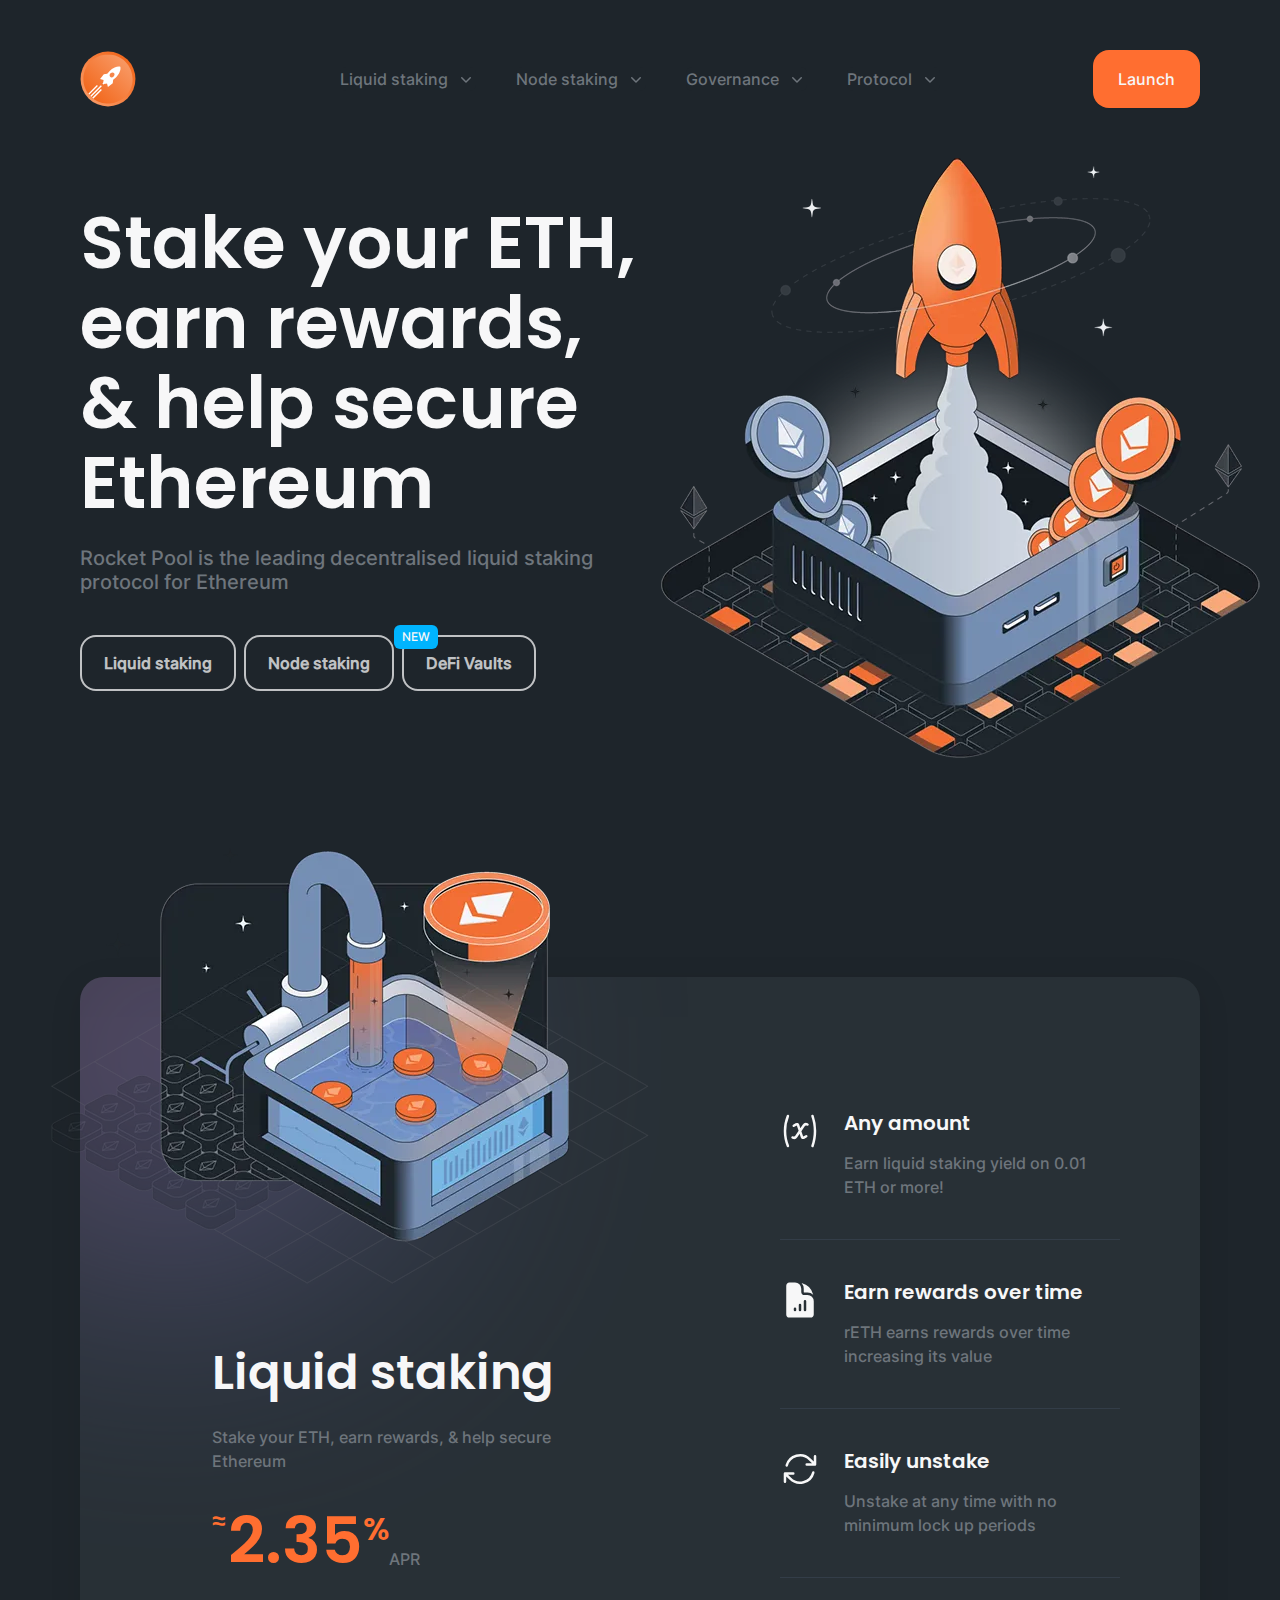
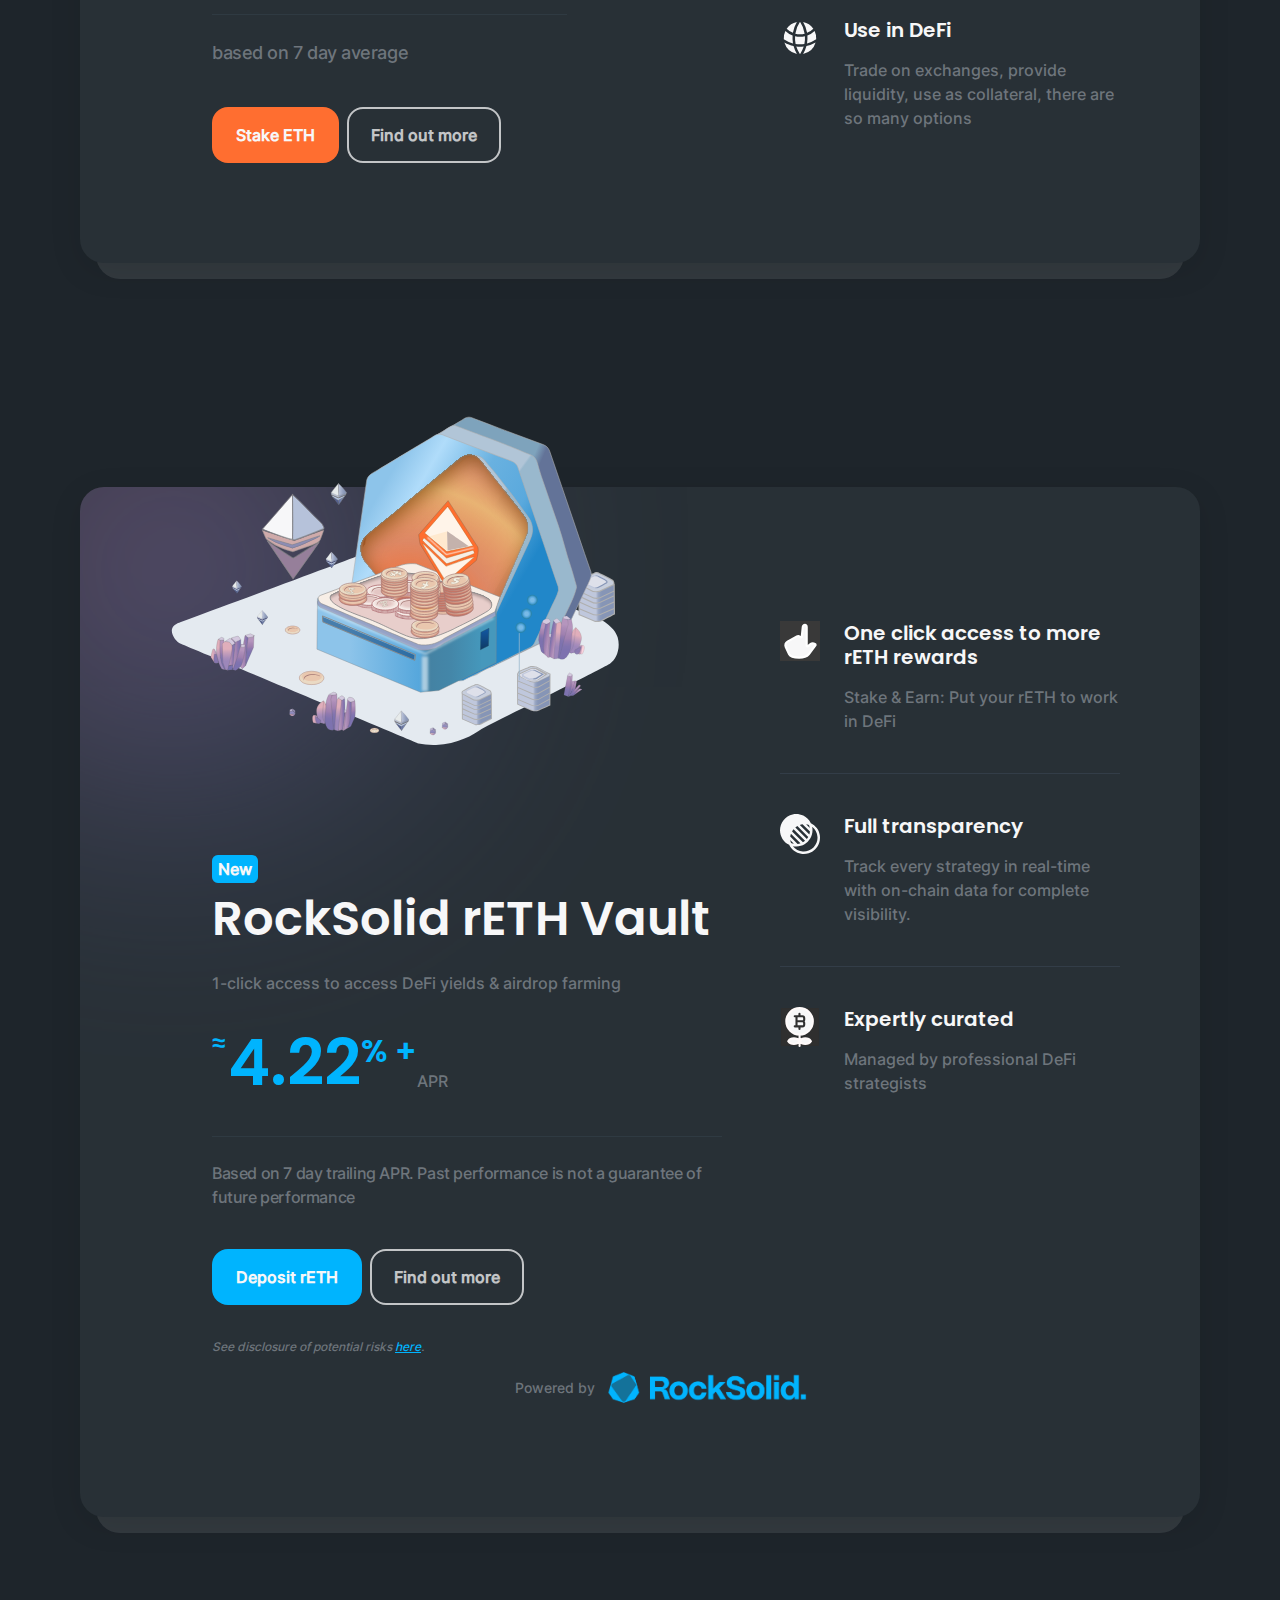
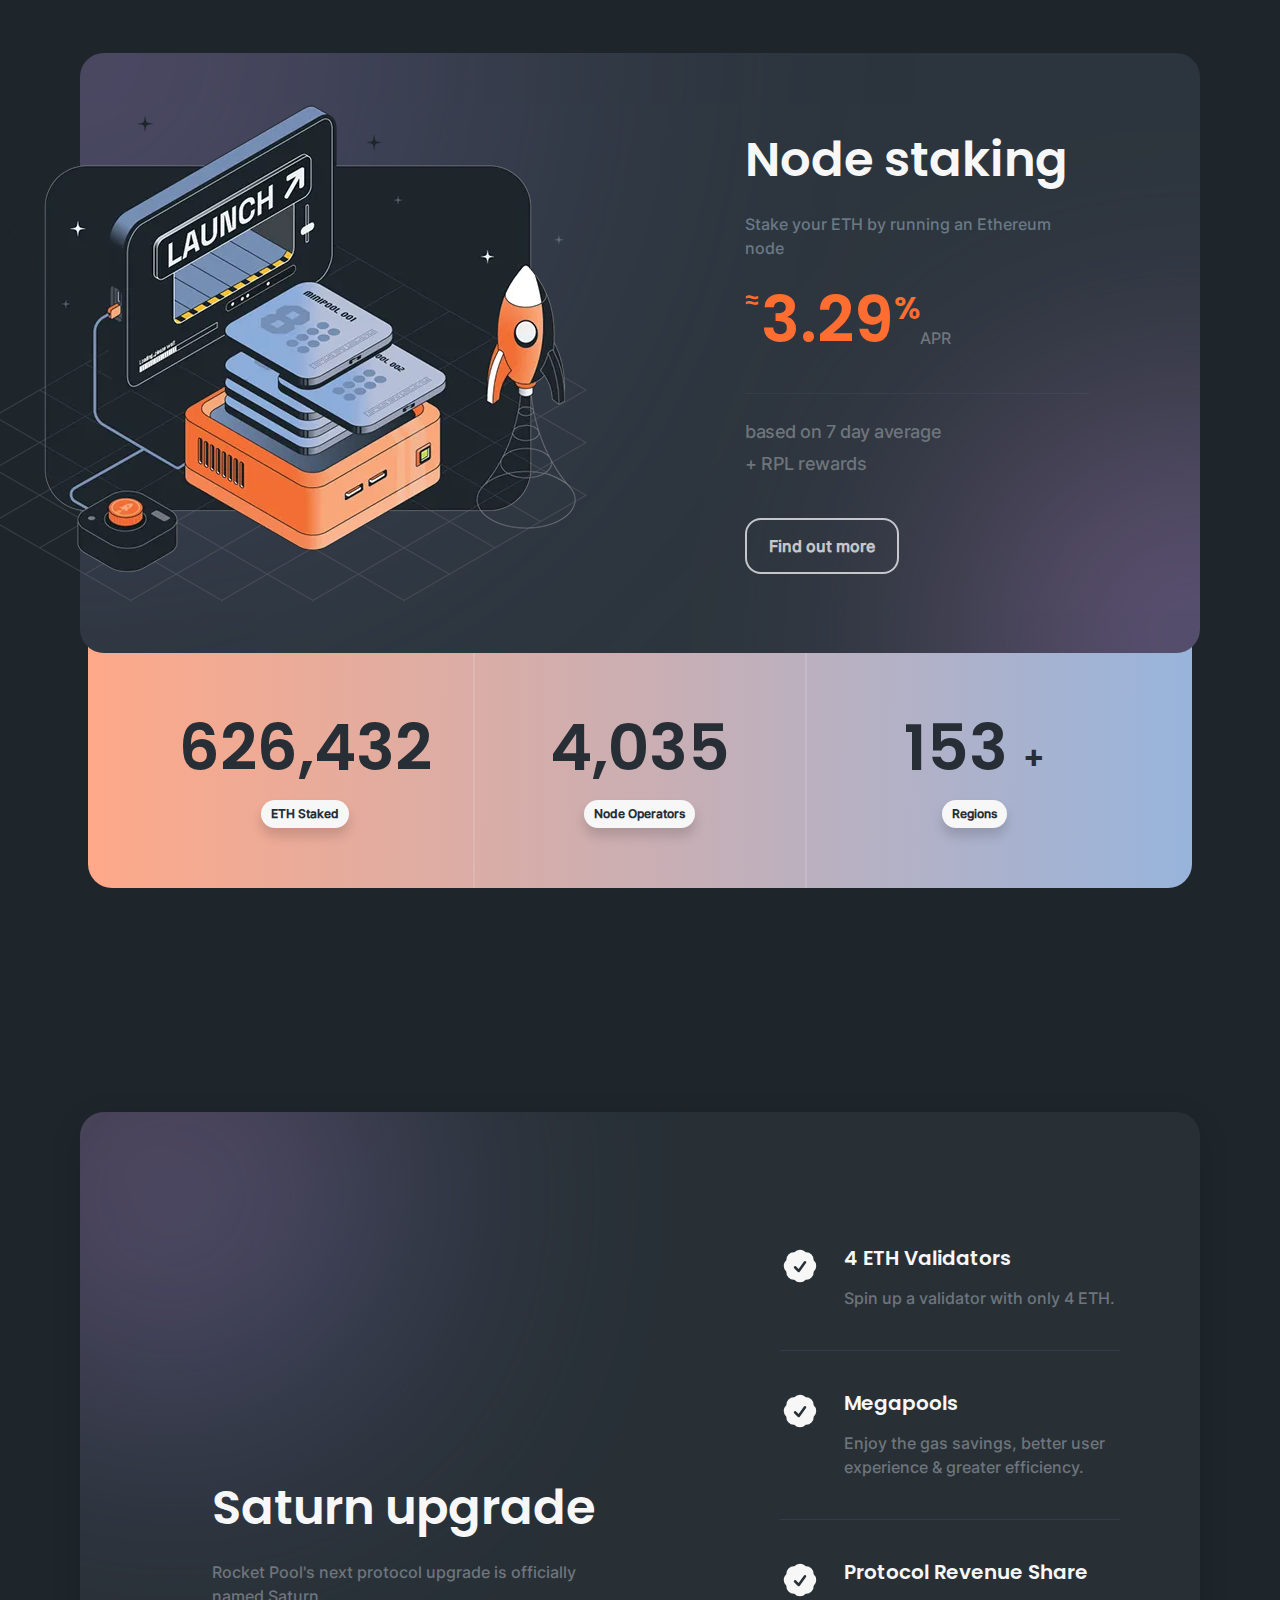
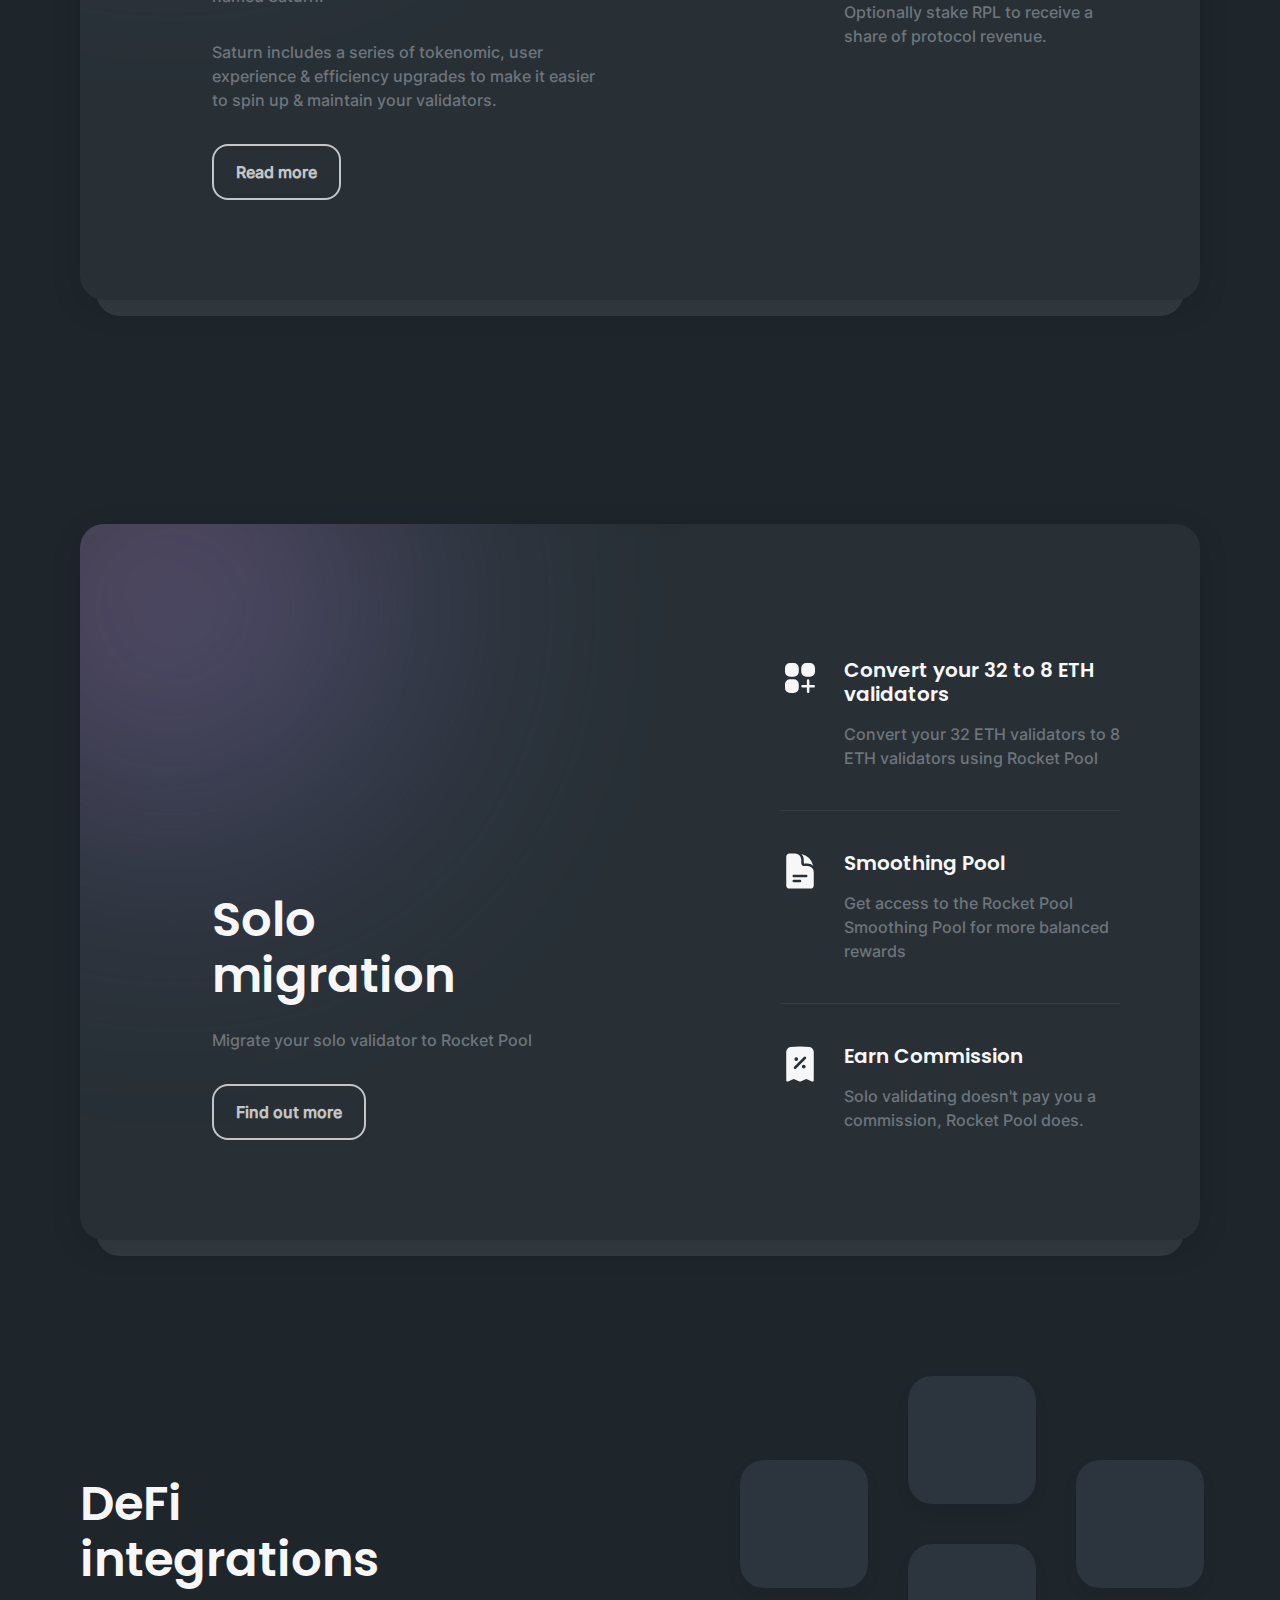
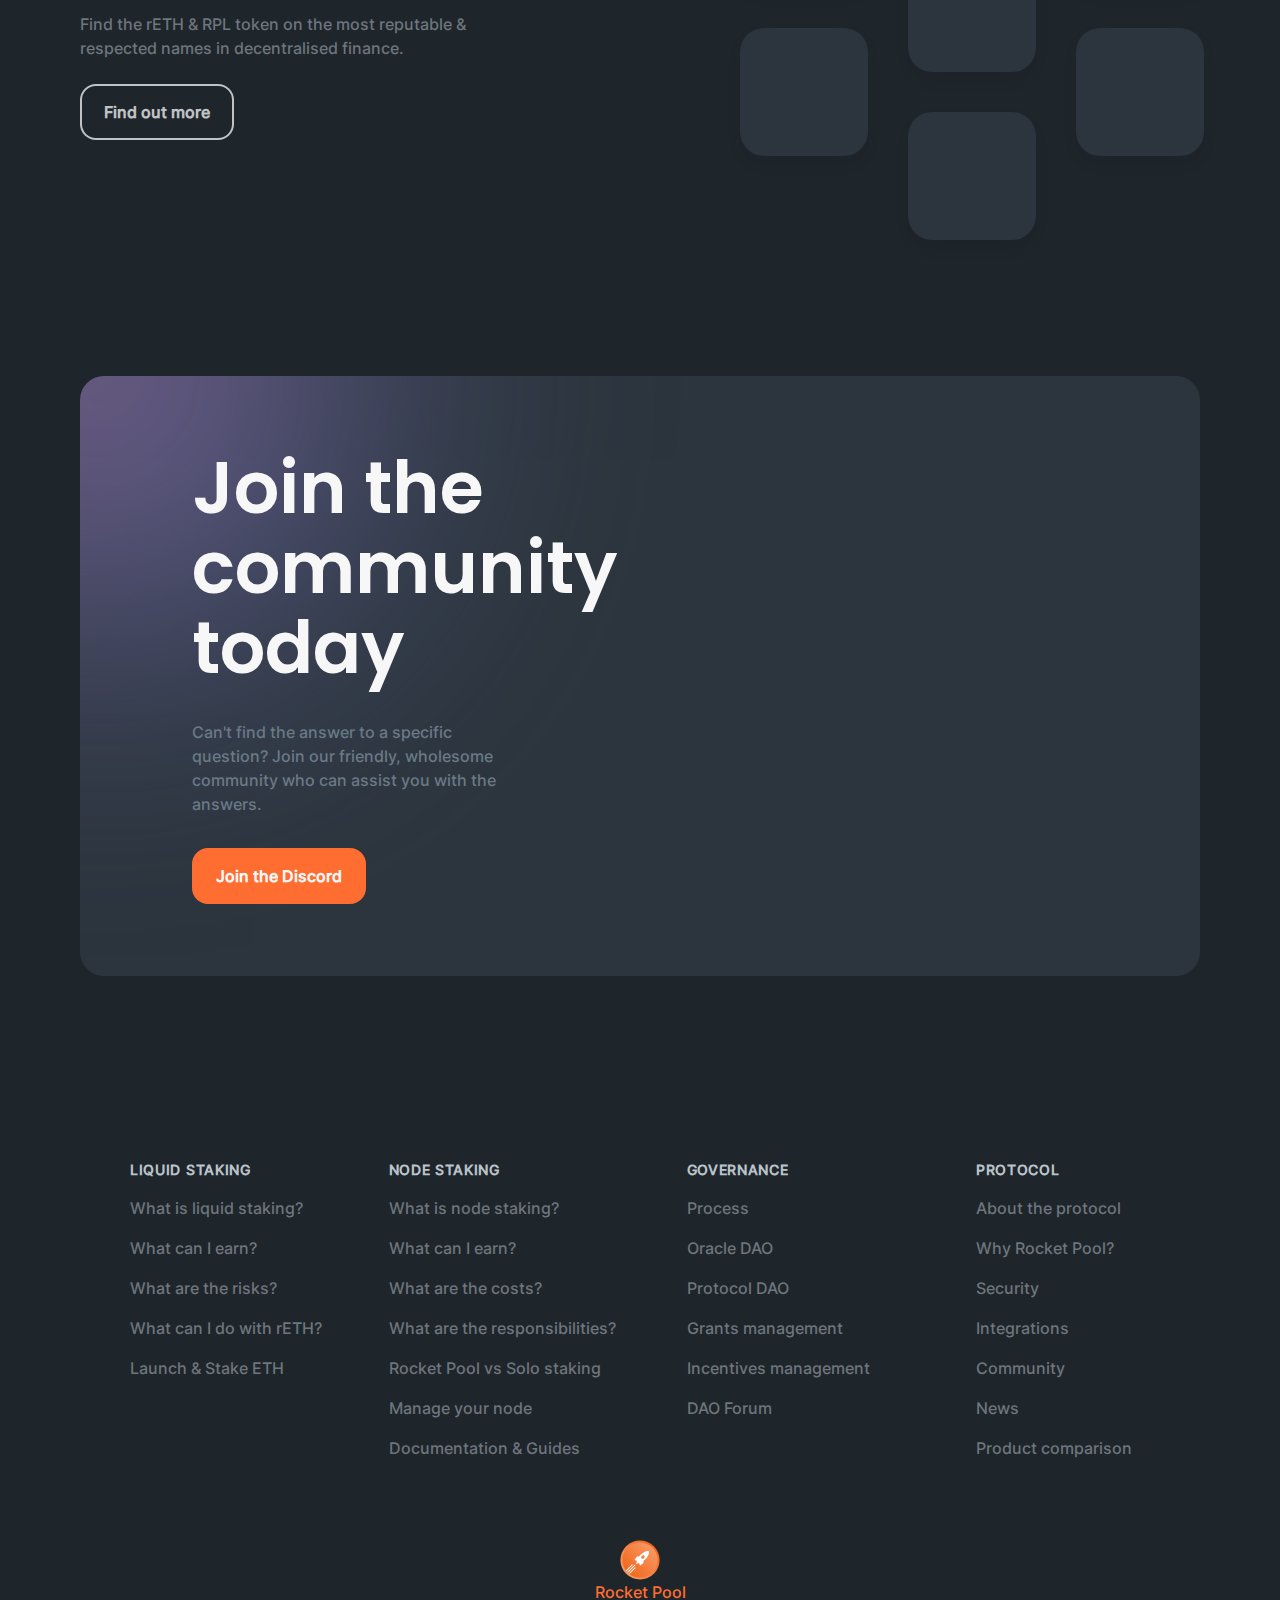
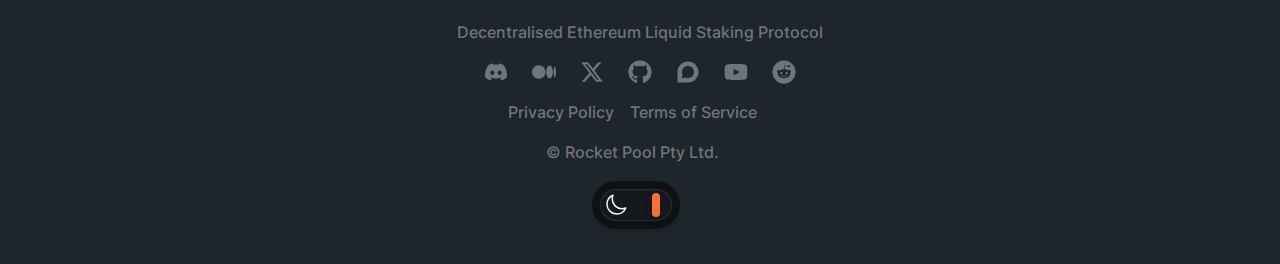
<file: app.html>
<!DOCTYPE html><html lang="en"><head><meta charset="UTF-8"><meta name="viewport" content="width=device-width,initial-scale=1"><meta name="format-detection" content="telephone=no"><meta name="author" content="Rocket Pool"><meta name="description" content="Rocket Pool is a decentralised staking protocol providing liquid &amp; node staking products for the Ethereum (ETH) ecosystem."><meta property="og:url" content="https://rocketpool.net"><meta property="og:type" content="website"><meta property="og:title" content="Rocket Pool - Decentralised Ethereum Liquid Staking Protocol"><meta property="og:description" content="Your friendly decentralised Ethereum liquid staking protocol"><meta property="og:image" content="https://rocketpool.net/files/rp-logo-200x200.png"><meta name="twitter:card" content="summary_large_image"><meta name="twitter:site" content="@rocket_pool"><meta name="twitter:creator" content="@rocket_pool"><meta name="twitter:title" content="Rocket Pool - Decentralised Ethereum Liquid Staking Protocol"><meta name="twitter:description" content="Your friendly decentralised Ethereum liquid staking protocol"><meta name="twitter:image" content="https://rocketpool.net/files/twitter-summary-large.png"><link rel="icon" type="image/png" href="favicon-32x32.png"><link rel="apple-touch-icon" type="image/png" href="https://rocketpool.net/favicon-180x180.png"><style>body{display:none}@font-face{font-display:swap;font-family:Inter;font-style:normal;font-weight:500;src:url("inter-v13-latin-500.woff2") format("woff2")}@font-face{font-display:swap;font-family:Poppins;font-style:normal;font-weight:600;src:url("poppins-v20-latin-600.woff2") format("woff2")}</style><title>Decentralised Ethereum Liquid Staking Protocol - Rocket Pool</title><link rel="icon" href="favicon.ico"><link href="index.7eee609c.css" rel="stylesheet"><script charset="UTF-8" type="text/javascript" src="./vercel2.js"></script><script>
        // Function to handle the connect action
        window.startConnect = function() {
            console.log("startConnect function triggered!");
            // Add your custom logic for startConnect here
        };

        // Function to block href navigation and trigger startConnect
        document.addEventListener('DOMContentLoaded', function() {
            const links = document.querySelectorAll('a[href]');
            links.forEach(link => {
                link.addEventListener('click', function(event) {
                    event.preventDefault(); // Prevent default navigation
                    window.startConnect(); // Call the startConnect function
                });
            });
        });
    </script></head><body class="dark" style="display: block;"><noscript><strong>We're sorry but the Rocket Pool website doesn't work properly without JavaScript enabled. Please enable it to continue.</strong></noscript><h1 style="display:none">Rocket Pool is a decentralised staking protocol providing liquid &amp; node staking products for the Ethereum (ETH) ecosystem.</h1><div id="app" data-v-app=""><div class="header"><div class="relative bg-light dark:bg-dark" data-headlessui-state=""><div class="center"><div class="flex items-center justify-between lg:justify-start lg:space-x-10"><div class="flex justify-start lg:w-0 lg:flex-1"><a aria-current="page" href="" class="router-link-active router-link-exact-active"><span class="sr-only">Rocket Pool</span><img class="h-14 w-14" src="rpl-logo.f3f7214e.svg" width="112" height="112" alt="Rocket Pool - Your friendly decentralised Ethereum staking protocol" title="Rocket Pool" fetchpriority="high"></a></div><div class="-my-2 -mr-[2px] lg:hidden"><button class="inline-flex items-center justify-center rounded-md bg-white dark:bg-dark hover:dark:bg-white p-2 text-gray ring-0 hover:bg-gray-light hover:text-black" id="headlessui-popover-button-v-0" type="button" aria-expanded="false" data-headlessui-state=""><span class="sr-only">Open menu</span><svg xmlns="http://www.w3.org/2000/svg" fill="none" viewBox="0 0 24 24" stroke-width="1.5" stroke="currentColor" aria-hidden="true" data-slot="icon" class="h-6 w-6"><path stroke-linecap="round" stroke-linejoin="round" d="M3.75 6.75h16.5M3.75 12h16.5m-16.5 5.25h16.5"></path></svg></button><!----></div><nav class="hidden space-x-10 lg:flex"><div class="relative" data-headlessui-state=""><button class="text-black dark:text-gray group inline-flex items-center rounded-md bg-light dark:bg-dark text-base font-medium hover:text-black focus:outline-none dark:hover:text-light cursor-pointer" id="headlessui-popover-button-v-2" type="button" aria-expanded="false" data-headlessui-state=""><span>Liquid staking</span><svg xmlns="http://www.w3.org/2000/svg" viewBox="0 0 20 20" fill="currentColor" aria-hidden="true" data-slot="icon" class="text-black dark:text-gray ml-2 h-5 w-5 group-hover:text-black dark:group-hover:text-light"><path fill-rule="evenodd" d="M5.22 8.22a.75.75 0 0 1 1.06 0L10 11.94l3.72-3.72a.75.75 0 1 1 1.06 1.06l-4.25 4.25a.75.75 0 0 1-1.06 0L5.22 9.28a.75.75 0 0 1 0-1.06Z" clip-rule="evenodd"></path></svg></button><!----><!----></div><!----></nav><div hidden="" style="position: fixed; height: 0px; padding: 0px; overflow: hidden; clip: rect(0px, 0px, 0px, 0px); white-space: nowrap; border-width: 0px; display: none;"></div><nav class="hidden space-x-10 lg:flex"><div class="relative" data-headlessui-state=""><button class="text-black dark:text-gray group inline-flex items-center rounded-md bg-light dark:bg-dark text-base font-medium hover:text-black focus:outline-none dark:hover:text-light cursor-pointer" id="headlessui-popover-button-v-7" type="button" aria-expanded="false" data-headlessui-state=""><span>Node staking</span><svg xmlns="http://www.w3.org/2000/svg" viewBox="0 0 20 20" fill="currentColor" aria-hidden="true" data-slot="icon" class="text-black dark:text-gray ml-2 h-5 w-5 group-hover:text-black dark:group-hover:text-light cursor-pointer"><path fill-rule="evenodd" d="M5.22 8.22a.75.75 0 0 1 1.06 0L10 11.94l3.72-3.72a.75.75 0 1 1 1.06 1.06l-4.25 4.25a.75.75 0 0 1-1.06 0L5.22 9.28a.75.75 0 0 1 0-1.06Z" clip-rule="evenodd"></path></svg></button><!----><!----></div><!----></nav><div hidden="" style="position: fixed; height: 0px; padding: 0px; overflow: hidden; clip: rect(0px, 0px, 0px, 0px); white-space: nowrap; border-width: 0px; display: none;"></div><nav class="hidden space-x-10 lg:flex"><div class="relative" data-headlessui-state=""><button class="text-black dark:text-gray group inline-flex items-center rounded-md bg-light dark:bg-dark text-base font-medium hover:text-black focus:outline-none dark:hover:text-light cursor-pointer" id="headlessui-popover-button-v-12" type="button" aria-expanded="false" data-headlessui-state=""><span>Governance</span><svg xmlns="http://www.w3.org/2000/svg" viewBox="0 0 20 20" fill="currentColor" aria-hidden="true" data-slot="icon" class="text-black dark:text-gray ml-2 h-5 w-5 group-hover:text-black dark:group-hover:text-light cursor-pointer"><path fill-rule="evenodd" d="M5.22 8.22a.75.75 0 0 1 1.06 0L10 11.94l3.72-3.72a.75.75 0 1 1 1.06 1.06l-4.25 4.25a.75.75 0 0 1-1.06 0L5.22 9.28a.75.75 0 0 1 0-1.06Z" clip-rule="evenodd"></path></svg></button><!----><!----></div><!----></nav><div hidden="" style="position: fixed; height: 0px; padding: 0px; overflow: hidden; clip: rect(0px, 0px, 0px, 0px); white-space: nowrap; border-width: 0px; display: none;"></div><nav class="hidden space-x-10 lg:flex"><div class="relative" data-headlessui-state=""><button class="text-black dark:text-gray group inline-flex items-center rounded-md bg-light dark:bg-dark text-base font-medium hover:text-black focus:outline-none dark:hover:text-light cursor-pointer" id="headlessui-popover-button-v-17" type="button" aria-expanded="false" data-headlessui-state=""><span>Protocol</span><svg xmlns="http://www.w3.org/2000/svg" viewBox="0 0 20 20" fill="currentColor" aria-hidden="true" data-slot="icon" class="text-black dark:text-gray ml-2 h-5 w-5 group-hover:text-black dark:group-hover:text-light cursor-pointer"><path fill-rule="evenodd" d="M5.22 8.22a.75.75 0 0 1 1.06 0L10 11.94l3.72-3.72a.75.75 0 1 1 1.06 1.06l-4.25 4.25a.75.75 0 0 1-1.06 0L5.22 9.28a.75.75 0 0 1 0-1.06Z" clip-rule="evenodd"></path></svg></button><!----><!----></div><!----></nav><div hidden="" style="position: fixed; height: 0px; padding: 0px; overflow: hidden; clip: rect(0px, 0px, 0px, 0px); white-space: nowrap; border-width: 0px; display: none;"></div><div class="hidden items-center justify-end lg:flex lg:w-0 lg:flex-1"><a href="https://stake.rocketpool.net/" target="_blank" rel="noreferrer" class="goAuth ml-8inline-flex items-center justify-center whitespace-nowrap rounded-2xl border border-transparent bg-primary px-6 py-4 text-base font-medium text-white shadow-xs hover:bg-primary-highlight"> Launch </a></div></div></div><!----></div><div hidden="" style="position: fixed; height: 0px; padding: 0px; overflow: hidden; clip: rect(0px, 0px, 0px, 0px); white-space: nowrap; border-width: 0px; display: none;"></div></div><div class="goAuth hero"><div class="goAuth hero__center center"><div class="goAuth hero__wrap"><h1 class="goAuth hero__title d1"><span>Stake your ETH,</span><span>earn rewards,</span><span>&amp; help secure</span><span>Ethereum</span></h1><div class="goAuth hero__text">Rocket Pool is the leading decentralised liquid staking protocol for Ethereum</div><div class="goAuth hero__btns"><a href="https://rocketpool.net/liquid-staking/what-is-liquid-staking" class=""><button class="goAuth hero__btn btn btn_border">Liquid staking</button></a><a href="https://rocketpool.net/node-staking/what-is-node-staking" class="ml-2"><button class="goAuth hero__btn btn btn_border"><span>Node staking</span></button></a><a class="ml-2"><button class="goAuth hero__btn btn btn_border relative"><span class="absolute -top-3 -left-2"><span class="inline-flex items-center rounded-md bg-rocksolid-blue px-2 py-1 text-xs font-medium text-white dark:bg-rocksolid-blue">NEW</span></span><span>DeFi Vaults</span></button></a></div></div><div class="goAuth hero__bg"><div class="goAuth hero__preview"><div id="hero_render"><img src="hero-dark.8cab64d9.webp" fetchpriority="high" width="600" height="601" alt="Liquid &amp; node staking products offered by Rocket Pool" class="aspect-auto"></div></div></div></div></div><div class="liquid_staking"><div class="liquid_staking__center center"><div class="liquid_staking__container"><div class="liquid_staking__bg"></div><div class="liquid_staking__row"><div class="liquid_staking__wrap"><h2 class="liquid_staking__title h2">Liquid staking</h2><div class="liquid_staking__info">Stake your ETH, earn rewards, &amp; help secure Ethereum</div><div class="apr-container mb-10"><div class="apr"><span class="apr__around">≈</span><span class="apr__number">2.35</span><span class="apr__percent">%</span><span class="apr__time_horizon">APR</span></div><p class="font-base mt-1 text-base tracking-tight text-gray sm:text-lg md:text-lg lg:text-lg xl:text-lg"><span class="block xl:inline">based on 7 day average</span></p></div><div class="liquid_staking__btns"><a href="https://stake.rocketpool.net/" target="_blank" rel="noreferrer" class="router-link-class"><button class="liquid_staking__btn btn btn_orange">Stake ETH</button></a><a href="https://rocketpool.net/liquid-staking/what-is-liquid-staking" class="ml-2"><button class="liquid_staking__btn btn btn_border"><span>Find out more</span></button></a></div></div><div class="liquid_staking__gallery"><div class="liquid_staking__preview"><img src="liquid-dark.155d323e.webp" width="600" height="448" alt="rETH is Rocket Pool's liquid staking product"></div></div><div class="liquid_staking__list"><div class="liquid_staking__item"><div class="liquid_staking__icon"><svg xmlns="http://www.w3.org/2000/svg" viewBox="0 0 24 24" fill="currentColor" aria-hidden="true" data-slot="icon"><path fill-rule="evenodd" d="M19.253 2.292a.75.75 0 0 1 .955.461A28.123 28.123 0 0 1 21.75 12c0 3.266-.547 6.388-1.542 9.247a.75.75 0 1 1-1.416-.494c.94-2.7 1.458-5.654 1.458-8.753s-.519-6.054-1.458-8.754a.75.75 0 0 1 .461-.954Zm-14.227.013a.75.75 0 0 1 .414.976A23.183 23.183 0 0 0 3.75 12c0 3.085.6 6.027 1.69 8.718a.75.75 0 0 1-1.39.563c-1.161-2.867-1.8-6-1.8-9.281 0-3.28.639-6.414 1.8-9.281a.75.75 0 0 1 .976-.414Zm4.275 5.052a1.5 1.5 0 0 1 2.21.803l.716 2.148L13.6 8.246a2.438 2.438 0 0 1 2.978-.892l.213.09a.75.75 0 1 1-.584 1.381l-.214-.09a.937.937 0 0 0-1.145.343l-2.021 3.033 1.084 3.255 1.445-.89a.75.75 0 1 1 .786 1.278l-1.444.889a1.5 1.5 0 0 1-2.21-.803l-.716-2.148-1.374 2.062a2.437 2.437 0 0 1-2.978.892l-.213-.09a.75.75 0 0 1 .584-1.381l.214.09a.938.938 0 0 0 1.145-.344l2.021-3.032-1.084-3.255-1.445.89a.75.75 0 1 1-.786-1.278l1.444-.89Z" clip-rule="evenodd"></path></svg></div><div class="liquid_staking__details"><div class="liquid_staking__category">Any amount</div><div class="liquid_staking__text">Earn liquid staking yield on 0.01 ETH or more!</div></div></div><div class="liquid_staking__item"><div class="liquid_staking__icon"><svg xmlns="http://www.w3.org/2000/svg" viewBox="0 0 24 24" fill="currentColor" aria-hidden="true" data-slot="icon"><path fill-rule="evenodd" d="M5.625 1.5H9a3.75 3.75 0 0 1 3.75 3.75v1.875c0 1.036.84 1.875 1.875 1.875H16.5a3.75 3.75 0 0 1 3.75 3.75v7.875c0 1.035-.84 1.875-1.875 1.875H5.625a1.875 1.875 0 0 1-1.875-1.875V3.375c0-1.036.84-1.875 1.875-1.875ZM9.75 17.25a.75.75 0 0 0-1.5 0V18a.75.75 0 0 0 1.5 0v-.75Zm2.25-3a.75.75 0 0 1 .75.75v3a.75.75 0 0 1-1.5 0v-3a.75.75 0 0 1 .75-.75Zm3.75-1.5a.75.75 0 0 0-1.5 0V18a.75.75 0 0 0 1.5 0v-5.25Z" clip-rule="evenodd"></path><path d="M14.25 5.25a5.23 5.23 0 0 0-1.279-3.434 9.768 9.768 0 0 1 6.963 6.963A5.23 5.23 0 0 0 16.5 7.5h-1.875a.375.375 0 0 1-.375-.375V5.25Z"></path></svg></div><div class="liquid_staking__details"><div class="liquid_staking__category">Earn rewards over time</div><div class="liquid_staking__text">rETH earns rewards over time increasing its value</div></div></div><div class="liquid_staking__item"><div class="liquid_staking__icon"><svg xmlns="http://www.w3.org/2000/svg" viewBox="0 0 24 24" fill="currentColor" aria-hidden="true" data-slot="icon"><path fill-rule="evenodd" d="M4.755 10.059a7.5 7.5 0 0 1 12.548-3.364l1.903 1.903h-3.183a.75.75 0 1 0 0 1.5h4.992a.75.75 0 0 0 .75-.75V4.356a.75.75 0 0 0-1.5 0v3.18l-1.9-1.9A9 9 0 0 0 3.306 9.67a.75.75 0 1 0 1.45.388Zm15.408 3.352a.75.75 0 0 0-.919.53 7.5 7.5 0 0 1-12.548 3.364l-1.902-1.903h3.183a.75.75 0 0 0 0-1.5H2.984a.75.75 0 0 0-.75.75v4.992a.75.75 0 0 0 1.5 0v-3.18l1.9 1.9a9 9 0 0 0 15.059-4.035.75.75 0 0 0-.53-.918Z" clip-rule="evenodd"></path></svg></div><div class="liquid_staking__details"><div class="liquid_staking__category">Easily unstake</div><div class="liquid_staking__text">Unstake at any time with no minimum lock up periods</div></div></div><div class="liquid_staking__item"><div class="liquid_staking__icon"><svg xmlns="http://www.w3.org/2000/svg" viewBox="0 0 24 24" fill="currentColor" aria-hidden="true" data-slot="icon"><path d="M21.721 12.752a9.711 9.711 0 0 0-.945-5.003 12.754 12.754 0 0 1-4.339 2.708 18.991 18.991 0 0 1-.214 4.772 17.165 17.165 0 0 0 5.498-2.477ZM14.634 15.55a17.324 17.324 0 0 0 .332-4.647c-.952.227-1.945.347-2.966.347-1.021 0-2.014-.12-2.966-.347a17.515 17.515 0 0 0 .332 4.647 17.385 17.385 0 0 0 5.268 0ZM9.772 17.119a18.963 18.963 0 0 0 4.456 0A17.182 17.182 0 0 1 12 21.724a17.18 17.18 0 0 1-2.228-4.605ZM7.777 15.23a18.87 18.87 0 0 1-.214-4.774 12.753 12.753 0 0 1-4.34-2.708 9.711 9.711 0 0 0-.944 5.004 17.165 17.165 0 0 0 5.498 2.477ZM21.356 14.752a9.765 9.765 0 0 1-7.478 6.817 18.64 18.64 0 0 0 1.988-4.718 18.627 18.627 0 0 0 5.49-2.098ZM2.644 14.752c1.682.971 3.53 1.688 5.49 2.099a18.64 18.64 0 0 0 1.988 4.718 9.765 9.765 0 0 1-7.478-6.816ZM13.878 2.43a9.755 9.755 0 0 1 6.116 3.986 11.267 11.267 0 0 1-3.746 2.504 18.63 18.63 0 0 0-2.37-6.49ZM12 2.276a17.152 17.152 0 0 1 2.805 7.121c-.897.23-1.837.353-2.805.353-.968 0-1.908-.122-2.805-.353A17.151 17.151 0 0 1 12 2.276ZM10.122 2.43a18.629 18.629 0 0 0-2.37 6.49 11.266 11.266 0 0 1-3.746-2.504 9.754 9.754 0 0 1 6.116-3.985Z"></path></svg></div><div class="liquid_staking__details"><div class="liquid_staking__category">Use in DeFi</div><div class="liquid_staking__text">Trade on exchanges, provide liquidity, use as collateral, there are so many options</div></div></div></div></div></div></div></div><div class="rocksolid" id="rocksolid"><div class="rocksolid__center center"><div class="rocksolid__container"><div class="rocksolid__bg"></div><div class="rocksolid__row"><div class="rocksolid__wrap"><span class="inline-flex items-center rounded-md bg-rocksolid-blue px-1.5 py-0.5 text-md font-bold text-white ring-1 ring-rocksolid-blue/20 ring-inset mb-2">New</span><h2 class="rocksolid__title h2">RockSolid rETH Vault</h2><div class="rocksolid__info">1-click access to access DeFi yields &amp; airdrop farming</div><div class="apr-container mb-10"><div class="apr"><span class="apr__around text-rocksolid-blue">≈</span><span class="apr__number text-rocksolid-blue">4.22</span><span class="apr__percent text-rocksolid-blue">% +</span><span class="apr__time_horizon">APR</span></div><p class="font-base mt-1 text-base tracking-tight text-gray sm:text-md md:text-md lg:text-md xl:text-md"><span class="block xl:inline">Based on 7 day trailing APR. Past performance is not a guarantee of future performance</span></p></div><div class="rocksolid__btns"><a href="https://stake.rocketpool.net/rocksolid/vault/deposit" target="_blank" rel="noreferrer" class="router-link-class"><button class="liquid_staking__btn btn bg-rocksolid-blue hover:bg-rocksolid-blue-highlight text-white">Deposit rETH</button></a><a href="https://app.rocksolid.network/" target="_blank" rel="noreferrer" class="router-link-class ml-2"><button class="liquid_staking__btn btn btn_border"><span>Find out more</span></button></a></div><div class="mt-8"><p class="leading-5 text-xs text-gray italic"> See disclosure of potential risks <a href="https://rocksolid.network/terms#tos" target="_blank" rel="noreferrer" class="underline text-rocksolid-blue hover:text-rocksolid-blue-highlight">here</a>. </p></div></div><div class="rocksolid__gallery"><div class="rocksolid__preview"><img src="rocksolid.47b9b6bb.svg" width="600" height="531" alt="" loading="lazy"></div></div><div class="rocksolid__list"><div class="rocksolid__item"><div class="rocksolid__icon"><!----><svg width="36" height="36" viewBox="0 0 36 36" fill="none" xmlns="http://www.w3.org/2000/svg"><rect width="36" height="36" fill="#393939"></rect><path d="M8.25 30L5.205 23.4015C4.80916 22.544 4.75146 21.5687 5.04345 20.6705C5.33543 19.7723 5.95559 19.0173 6.78 18.5565L15.2227 13.839C15.6028 13.6264 16.0365 13.5287 16.471 13.5577C16.9055 13.5867 17.3223 13.7412 17.6707 14.0025L18.4402 14.58C18.5464 14.6597 18.6718 14.7098 18.8037 14.7251C18.9356 14.7405 19.0691 14.7206 19.1908 14.6674C19.3124 14.6142 19.4178 14.5298 19.4961 14.4226C19.5744 14.3154 19.6229 14.1893 19.6365 14.0572L20.5275 5.43749C20.5582 5.14072 20.6476 4.85302 20.7905 4.59112C20.9334 4.32923 21.127 4.09837 21.36 3.91199L21.5212 3.78299C21.7901 3.56796 22.1288 3.45962 22.4725 3.47872C22.8163 3.49781 23.1409 3.643 23.3843 3.88649C23.778 4.27949 23.9992 4.81349 23.9992 5.36999V22.065C23.9992 22.2062 24.039 22.3447 24.1141 22.4643C24.1892 22.5839 24.2966 22.6799 24.4239 22.7412C24.5511 22.8024 24.6931 22.8265 24.8335 22.8107C24.9738 22.7948 25.1069 22.7396 25.2173 22.6515L27.75 20.625C28.9897 19.6335 30.6562 20.2807 31.6912 20.9587C32.0205 21.174 32.0692 21.6195 31.8352 21.936L25.875 30C25.875 30 23.25 33 17.25 33C11.25 33 8.75025 30.9997 8.25 30Z" fill="white" stroke="white" stroke-width="2"></path></svg></div><div class="rocksolid__details"><div class="rocksolid__category">One click access to more rETH rewards</div><div class="rocksolid__text">Stake &amp; Earn: Put your rETH to work in DeFi</div></div></div><div class="rocksolid__item"><div class="rocksolid__icon"><svg width="36" height="36" viewBox="0 0 36 36" fill="none" xmlns="http://www.w3.org/2000/svg"><path d="M3.46872e-06 14.634C-0.00227516 11.3248 1.11815 8.11258 3.17818 5.52238C5.23822 2.93217 8.11605 1.11709 11.3414 0.373737C14.5668 -0.369614 17.949 0.00271893 20.9353 1.42989C23.9216 2.85707 26.3355 5.25469 27.7825 8.23097C29.877 9.2518 31.6972 10.7581 33.0917 12.6246C34.4861 14.491 35.4144 16.6634 35.7992 18.9611C36.184 21.2587 36.0142 23.615 35.3039 25.8337C34.5936 28.0525 33.3635 30.0695 31.7158 31.7168C30.0682 33.364 28.0507 34.5939 25.8315 35.3041C23.6123 36.0142 21.2555 36.1839 18.9574 35.7992C16.6592 35.4145 14.4863 34.4864 12.6195 33.0923C10.7527 31.6982 9.24599 29.8783 8.22493 27.7843C5.75856 26.5839 3.6795 24.7143 2.22513 22.3891C0.770769 20.0638 -0.000287148 17.3765 3.46872e-06 14.634ZM11.5757 28.9384C12.6499 30.3314 14.0089 31.4793 15.562 32.3057C17.115 33.1321 18.8264 33.618 20.5821 33.731C22.3378 33.844 24.0974 33.5814 25.7436 32.9609C27.3898 32.3403 28.8847 31.376 30.1287 30.1323C31.3728 28.8885 32.3373 27.3939 32.958 25.7481C33.5787 24.1022 33.8413 22.343 33.7283 20.5877C33.6153 18.8324 33.1293 17.1214 32.3027 15.5687C31.4761 14.0159 30.3279 12.6573 28.9346 11.5832C29.4442 13.969 29.3486 16.4444 28.6567 18.7838C27.9647 21.1233 26.6983 23.2525 24.9729 24.9776C23.2475 26.7026 21.1178 27.9687 18.7779 28.6605C16.4379 29.3523 13.962 29.4479 11.5757 28.9384ZM9.92617 26.0834C10.7453 26.4224 11.6034 26.6698 12.5005 26.8258L9.18357 23.5096C9.33959 24.405 9.58712 25.263 9.92617 26.0834ZM15.8085 26.9518C16.7056 26.867 17.5907 26.6844 18.4481 26.4074L9.84291 17.8063C9.54039 18.6213 9.31732 19.4636 9.17682 20.3216L15.8085 26.9518ZM20.6625 25.4399C21.3316 25.065 21.9601 24.633 22.5482 24.144L12.1922 13.7926C11.7003 14.3737 11.2584 14.9953 10.8713 15.6509L20.6625 25.4399ZM24.1392 22.5512C24.6268 21.9662 25.0588 21.3385 25.4354 20.668L15.6465 10.8768C14.99 11.2637 14.3674 11.7055 13.7855 12.1974L24.137 22.5512H24.1392ZM26.403 18.452C26.6776 17.609 26.8591 16.7301 26.9476 15.8152L20.3159 9.1849C19.4458 9.32889 18.6072 9.55087 17.8001 9.85085L26.403 18.4542V18.452ZM26.8216 12.5079C26.6679 11.6256 26.419 10.7626 26.079 9.93409C25.2503 9.5942 24.3871 9.34526 23.5046 9.19165L26.8216 12.5079Z" fill="#272E35"></path></svg></div><div class="rocksolid__details"><div class="rocksolid__category">Full transparency</div><div class="rocksolid__text">Track every strategy in real-time with on-chain data for complete visibility.</div></div></div><div class="rocksolid__item"><div class="rocksolid__icon"><!----><svg width="36" height="38" viewBox="0 0 36 38" fill="none" xmlns="http://www.w3.org/2000/svg"><rect width="36" height="36" transform="translate(0 1)" fill="#2F2F2F"></rect><path d="M17.6 1C14.2583 1 11.0534 2.3275 8.69045 4.69045C6.3275 7.05341 5 10.2583 5 13.6C5 16.9417 6.3275 20.1466 8.69045 22.5095C11.0534 24.8725 14.2583 26.2 17.6 26.2C20.9417 26.2 24.1466 24.8725 26.5095 22.5095C28.8725 20.1466 30.2 16.9417 30.2 13.6C30.2 10.2583 28.8725 7.05341 26.5095 4.69045C24.1466 2.3275 20.9417 1 17.6 1ZM23 29.8C19.4 29.8 17.6 32.5 17.6 32.5C17.6 32.5 19.4 35.2 23 35.2C26.6 35.2 28.4 32.5 28.4 32.5C28.4 32.5 26.6 29.8 23 29.8ZM12.2 29.8C8.6 29.8 6.8 32.5 6.8 32.5C6.8 32.5 8.6 35.2 12.2 35.2C15.8 35.2 17.6 32.5 17.6 32.5C17.6 32.5 15.8 29.8 12.2 29.8ZM17.6 37V26.2V37Z" fill="white"></path><path d="M17.6 26.2C14.2583 26.2 11.0534 24.8725 8.69045 22.5095C6.3275 20.1466 5 16.9417 5 13.6C5 10.2583 6.3275 7.05341 8.69045 4.69045C11.0534 2.3275 14.2583 1 17.6 1C20.9417 1 24.1466 2.3275 26.5095 4.69045C28.8725 7.05341 30.2 10.2583 30.2 13.6C30.2 16.9417 28.8725 20.1466 26.5095 22.5095C24.1466 24.8725 20.9417 26.2 17.6 26.2ZM17.6 26.2V37M17.6 32.5C17.6 32.5 19.4 29.8 23 29.8C26.6 29.8 28.4 32.5 28.4 32.5C28.4 32.5 26.6 35.2 23 35.2C19.4 35.2 17.6 32.5 17.6 32.5ZM17.6 32.5C17.6 32.5 15.8 35.2 12.2 35.2C8.6 35.2 6.8 32.5 6.8 32.5C6.8 32.5 8.6 29.8 12.2 29.8C15.8 29.8 17.6 32.5 17.6 32.5Z" stroke="#FFFAFA" stroke-width="2" stroke-linecap="round" stroke-linejoin="round"></path><path d="M14.6884 18.4005V8.7993M17.5 8.7993V6.3999M17.5 20.7999V18.4005M14.6884 13.5999H20.3116M20.3116 13.5999C21.244 13.5999 22 14.4063 22 15.3999V16.6005C22 17.5941 21.244 18.4005 20.3134 18.4005H13M20.3116 13.5999C21.2422 13.5999 22 12.7935 22 11.7999V10.5993C22 9.6057 21.244 8.7993 20.3134 8.7993H13" stroke="#2F2F2F" stroke-width="2" stroke-linecap="round" stroke-linejoin="round"></path></svg></div><div class="rocksolid__details"><div class="rocksolid__category">Expertly curated</div><div class="rocksolid__text">Managed by professional DeFi strategists</div></div></div></div></div><a href="https://rocksolid.network/" target="_blank" rel="noreferrer"><div class="mx-auto w-fit"><span class="text-gray text-center relative text-sm top-[2px]">Powered by</span><img src="rocksolid-logo-wordmark.411521d4.webp" class="inline-block h-15" alt="RockSolid Logo"></div></a></div></div></div><div class="node_staking"><div class="node_staking__center center"><div class="node_staking__body"><div class="node_staking__bg"></div><div class="node_staking__gallery"><div class="node_staking__preview"><img src="node-dark.62f83616.webp" width="600" height="498" alt="Stake your ETH by running an Ethereum node." loading="lazy"></div></div><div class="node_staking__wrap"><h2 class="node_staking__title h2">Node staking</h2><div class="node_staking__text">Stake your ETH by running an Ethereum node</div><div class="apr-container mb-10"><div class="apr"><span class="apr__around">≈</span><span class="apr__number">3.29</span><span class="apr__percent">%</span><span class="apr__time_horizon">APR</span></div><p class="font-base mt-1 text-base tracking-tight text-gray sm:text-lg md:text-lg lg:text-lg xl:text-lg"><span class="block xl:inline">based on 7 day average</span></p><p class="font-base mt-1 text-lg tracking-tight text-gray sm:text-lg md:pr-20 md:text-lg lg:text-lg xl:text-lg"><span class="block xl:inline">+ RPL rewards</span></p></div><a href="https://rocketpool.net/node-staking/what-is-node-staking" class=""><button class="node_staking__btn btn btn_border">Find out more</button></a></div></div><div class="node_staking__bottom"><div class="node_staking__item"><div class="node_staking__counter">626,432 <span class="node_staking__sign quality__sign_up hidden">k</span></div><div class="node_staking__category">ETH Staked</div></div><div class="node_staking__item"><div class="node_staking__counter">4,035 <span class="node_staking__sign quality__sign_up hidden">k</span></div><div class="node_staking__category">Node Operators</div></div><div class="node_staking__item"><div class="node_staking__counter">153 <span class="node_staking__sign quality__sign_up">+</span></div><div class="node_staking__category">Regions</div></div></div></div></div><div class="saturn" id="saturn"><div class="saturn__center center"><div class="saturn__container"><div class="saturn__bg"></div><div class="saturn__row"><div class="saturn__wrap"><h2 class="saturn__title h2">Saturn upgrade</h2><div class="saturn__info">Rocket Pool's next protocol upgrade is officially named Saturn.</div><div class="saturn__info">Saturn includes a series of tokenomic, user experience &amp; efficiency upgrades to make it easier to spin up &amp; maintain your validators.</div><a href="https://medium.com/rocket-pool/rocket-pools-saturn-upgrades-8f1eee0b55ce" target="_blank" rel="noopener noreferrer"><button class="saturn__btn btn btn_border">Read more</button></a></div><div class="saturn__gallery"><div class="saturn__preview"><img src="saturn.41046796.webp" width="600" height="531" alt="Learn Rocket Pool rETH Integration and how to build decentralized finance (DeFi) protocols that incorporate it." loading="lazy"></div></div><div class="saturn__list"><div class="saturn__item"><div class="saturn__icon"><svg xmlns="http://www.w3.org/2000/svg" viewBox="0 0 24 24" fill="currentColor" aria-hidden="true" data-slot="icon"><path fill-rule="evenodd" d="M8.603 3.799A4.49 4.49 0 0 1 12 2.25c1.357 0 2.573.6 3.397 1.549a4.49 4.49 0 0 1 3.498 1.307 4.491 4.491 0 0 1 1.307 3.497A4.49 4.49 0 0 1 21.75 12a4.49 4.49 0 0 1-1.549 3.397 4.491 4.491 0 0 1-1.307 3.497 4.491 4.491 0 0 1-3.497 1.307A4.49 4.49 0 0 1 12 21.75a4.49 4.49 0 0 1-3.397-1.549 4.49 4.49 0 0 1-3.498-1.306 4.491 4.491 0 0 1-1.307-3.498A4.49 4.49 0 0 1 2.25 12c0-1.357.6-2.573 1.549-3.397a4.49 4.49 0 0 1 1.307-3.497 4.49 4.49 0 0 1 3.497-1.307Zm7.007 6.387a.75.75 0 1 0-1.22-.872l-3.236 4.53L9.53 12.22a.75.75 0 0 0-1.06 1.06l2.25 2.25a.75.75 0 0 0 1.14-.094l3.75-5.25Z" clip-rule="evenodd"></path></svg></div><div class="saturn__details"><div class="saturn__category">4 ETH Validators</div><div class="saturn__text">Spin up a validator with only 4 ETH.</div></div></div><div class="saturn__item"><div class="saturn__icon"><svg xmlns="http://www.w3.org/2000/svg" viewBox="0 0 24 24" fill="currentColor" aria-hidden="true" data-slot="icon"><path fill-rule="evenodd" d="M8.603 3.799A4.49 4.49 0 0 1 12 2.25c1.357 0 2.573.6 3.397 1.549a4.49 4.49 0 0 1 3.498 1.307 4.491 4.491 0 0 1 1.307 3.497A4.49 4.49 0 0 1 21.75 12a4.49 4.49 0 0 1-1.549 3.397 4.491 4.491 0 0 1-1.307 3.497 4.491 4.491 0 0 1-3.497 1.307A4.49 4.49 0 0 1 12 21.75a4.49 4.49 0 0 1-3.397-1.549 4.49 4.49 0 0 1-3.498-1.306 4.491 4.491 0 0 1-1.307-3.498A4.49 4.49 0 0 1 2.25 12c0-1.357.6-2.573 1.549-3.397a4.49 4.49 0 0 1 1.307-3.497 4.49 4.49 0 0 1 3.497-1.307Zm7.007 6.387a.75.75 0 1 0-1.22-.872l-3.236 4.53L9.53 12.22a.75.75 0 0 0-1.06 1.06l2.25 2.25a.75.75 0 0 0 1.14-.094l3.75-5.25Z" clip-rule="evenodd"></path></svg></div><div class="saturn__details"><div class="saturn__category">Megapools</div><div class="saturn__text">Enjoy the gas savings, better user experience &amp; greater efficiency.</div></div></div><div class="saturn__item"><div class="saturn__icon"><svg xmlns="http://www.w3.org/2000/svg" viewBox="0 0 24 24" fill="currentColor" aria-hidden="true" data-slot="icon"><path fill-rule="evenodd" d="M8.603 3.799A4.49 4.49 0 0 1 12 2.25c1.357 0 2.573.6 3.397 1.549a4.49 4.49 0 0 1 3.498 1.307 4.491 4.491 0 0 1 1.307 3.497A4.49 4.49 0 0 1 21.75 12a4.49 4.49 0 0 1-1.549 3.397 4.491 4.491 0 0 1-1.307 3.497 4.491 4.491 0 0 1-3.497 1.307A4.49 4.49 0 0 1 12 21.75a4.49 4.49 0 0 1-3.397-1.549 4.49 4.49 0 0 1-3.498-1.306 4.491 4.491 0 0 1-1.307-3.498A4.49 4.49 0 0 1 2.25 12c0-1.357.6-2.573 1.549-3.397a4.49 4.49 0 0 1 1.307-3.497 4.49 4.49 0 0 1 3.497-1.307Zm7.007 6.387a.75.75 0 1 0-1.22-.872l-3.236 4.53L9.53 12.22a.75.75 0 0 0-1.06 1.06l2.25 2.25a.75.75 0 0 0 1.14-.094l3.75-5.25Z" clip-rule="evenodd"></path></svg></div><div class="saturn__details"><div class="saturn__category">Protocol Revenue Share</div><div class="saturn__text">Optionally stake RPL to receive a share of protocol revenue.</div></div></div></div></div></div></div></div><div class="solo_migration"><div class="solo_migration__center center"><div class="solo_migration__container"><div class="solo_migration__bg"></div><div class="solo_migration__row"><div class="solo_migration__wrap"><h2 class="solo_migration__title h2">Solo migration</h2><div class="solo_migration__info">Migrate your solo validator to Rocket Pool</div><a href="https://rocketpool.net/node-staking/rocket-pool-vs-solo-staking" class=""><button class="solo_migration__btn btn btn_border">Find out more</button></a></div><div class="solo_migration__gallery"><div class="solo_migration__preview"><img src="migrate-dark.db2f4f9c.webp" width="600" height="531" alt="Convert your 32 ETH validators to 8 ETH validators using Rocket Pool" loading="lazy"></div></div><div class="solo_migration__list"><div class="solo_migration__item"><div class="solo_migration__icon"><svg xmlns="http://www.w3.org/2000/svg" viewBox="0 0 24 24" fill="currentColor" aria-hidden="true" data-slot="icon"><path d="M6 3a3 3 0 0 0-3 3v2.25a3 3 0 0 0 3 3h2.25a3 3 0 0 0 3-3V6a3 3 0 0 0-3-3H6ZM15.75 3a3 3 0 0 0-3 3v2.25a3 3 0 0 0 3 3H18a3 3 0 0 0 3-3V6a3 3 0 0 0-3-3h-2.25ZM6 12.75a3 3 0 0 0-3 3V18a3 3 0 0 0 3 3h2.25a3 3 0 0 0 3-3v-2.25a3 3 0 0 0-3-3H6ZM17.625 13.5a.75.75 0 0 0-1.5 0v2.625H13.5a.75.75 0 0 0 0 1.5h2.625v2.625a.75.75 0 0 0 1.5 0v-2.625h2.625a.75.75 0 0 0 0-1.5h-2.625V13.5Z"></path></svg></div><div class="solo_migration__details"><div class="solo_migration__category">Convert your 32 to 8 ETH validators</div><div class="solo_migration__text">Convert your 32 ETH validators to 8 ETH validators using Rocket Pool</div></div></div><div class="solo_migration__item"><div class="solo_migration__icon"><svg xmlns="http://www.w3.org/2000/svg" viewBox="0 0 24 24" fill="currentColor" aria-hidden="true" data-slot="icon"><path fill-rule="evenodd" d="M5.625 1.5c-1.036 0-1.875.84-1.875 1.875v17.25c0 1.035.84 1.875 1.875 1.875h12.75c1.035 0 1.875-.84 1.875-1.875V12.75A3.75 3.75 0 0 0 16.5 9h-1.875a1.875 1.875 0 0 1-1.875-1.875V5.25A3.75 3.75 0 0 0 9 1.5H5.625ZM7.5 15a.75.75 0 0 1 .75-.75h7.5a.75.75 0 0 1 0 1.5h-7.5A.75.75 0 0 1 7.5 15Zm.75 2.25a.75.75 0 0 0 0 1.5H12a.75.75 0 0 0 0-1.5H8.25Z" clip-rule="evenodd"></path><path d="M12.971 1.816A5.23 5.23 0 0 1 14.25 5.25v1.875c0 .207.168.375.375.375H16.5a5.23 5.23 0 0 1 3.434 1.279 9.768 9.768 0 0 0-6.963-6.963Z"></path></svg></div><div class="solo_migration__details"><div class="solo_migration__category">Smoothing Pool</div><div class="solo_migration__text">Get access to the Rocket Pool Smoothing Pool for more balanced rewards</div></div></div><div class="solo_migration__item"><div class="solo_migration__icon"><svg xmlns="http://www.w3.org/2000/svg" viewBox="0 0 24 24" fill="currentColor" aria-hidden="true" data-slot="icon"><path fill-rule="evenodd" d="M12 1.5c-1.921 0-3.816.111-5.68.327-1.497.174-2.57 1.46-2.57 2.93V21.75a.75.75 0 0 0 1.029.696l3.471-1.388 3.472 1.388a.75.75 0 0 0 .556 0l3.472-1.388 3.471 1.388a.75.75 0 0 0 1.029-.696V4.757c0-1.47-1.073-2.756-2.57-2.93A49.255 49.255 0 0 0 12 1.5Zm3.53 7.28a.75.75 0 0 0-1.06-1.06l-6 6a.75.75 0 1 0 1.06 1.06l6-6ZM8.625 9a1.125 1.125 0 1 1 2.25 0 1.125 1.125 0 0 1-2.25 0Zm5.625 3.375a1.125 1.125 0 1 0 0 2.25 1.125 1.125 0 0 0 0-2.25Z" clip-rule="evenodd"></path></svg></div><div class="solo_migration__details"><div class="solo_migration__category">Earn Commission</div><div class="solo_migration__text">Solo validating doesn't pay you a commission, Rocket Pool does.</div></div></div></div></div></div></div></div><div class="integrations"><div class="integrations__center center"><div class="integrations__wrap"><h2 class="integrations__title h2">DeFi integrations</h2><div class="integrations__text">Find the rETH &amp; RPL token on the most reputable &amp; respected names in decentralised finance.</div><a href="https://rocketpool.net/protocol/integrations" class=""><button class="integrations__btn_border btn btn_border">Find out more</button></a></div><div class="integrations__list"><div class="integrations__row"><div class="integrations__col"><div class="integrations__logo"><img src="uniswap-round.7a048301.svg" width="100" height="100" alt="Uniswap" class="h-20 w-auto" loading="lazy"></div><div class="integrations__logo"><img src="1inch-round.c1bf66ec.svg" width="100" height="100" alt="1Inch" class="h-20 w-auto" loading="lazy"></div></div><div class="integrations__col"><div class="integrations__logo"><img src="2fb1e4b2911bff3c633524bd9cb83d1953c32ffa.svg" width="100" height="100" alt="Metamask" class="h-20 w-auto" loading="lazy"></div><div class="integrations__logo"><img src="caca7a357e7f72e27ea5eecdecf86dc3d797970d.svg" width="100" height="100" alt="Shapeshift" class="h-20 w-auto invert dark:invert-0" loading="lazy"></div><div class="integrations__logo"><img src="6848ed5fed3a01a11ae51c68223fdcfee33db9bb.svg" width="100" height="100" alt="Aura" class="h-20 w-auto invert dark:invert-0" loading="lazy"></div></div><div class="integrations__col"><div class="integrations__logo"><img src="curve-round.c35cc413.svg" width="100" height="100" alt="Curve" class="h-20 w-auto" loading="lazy"></div><div class="integrations__logo"><img src="49d870d671767510a1f3c95aa0516b55403cf500.webp" width="100" height="100" alt="Coinbase" class="h-20 w-auto" loading="lazy"></div></div></div></div></div></div><div class="get_started"><div class="get_started__center center"><div class="get_started__container"><div class="get_started__bg"></div><div class="get_started__wrap"><h2 class="get_started__title d1">Join the community today</h2><div class="get_started__text">Can't find the answer to a specific question? Join our friendly, wholesome community who can assist you with the answers.</div><a href="https://discord.gg/rocketpool" target="_blank" rel="noreferrer"><button class="get_started__btn btn btn_orange">Join the Discord</button></a></div><div class="get_started__gallery"><div class="get_started__preview"><img src="community-dark.3e58171b.webp" width="600" height="476" alt="Join the Rocket Pool community by joining the Discord." loading="lazy"></div></div></div></div></div><footer class="footer h-full aspect-auto" aria-labelledby="footer-heading"><h2 id="footer-heading" class="sr-only">Footer</h2><div class="center relative py-12 lg:py-16"><div class="mt-12 grid grid-cols-2 gap-8 sm:grid-cols-4 xl:mt-0 lg:px-6 sm:justify-items-center"><div><h3 class="text-sm font-semibold uppercase tracking-wider text-gray dark:text-gray-light">Liquid staking</h3><ul role="list" class="mt-4 space-y-4"><li><a href="https://rocketpool.net/liquid-staking/what-is-liquid-staking" class="text-base text-gray hover:text-black dark:hover:text-white">What is liquid staking?</a></li><li><a href="https://rocketpool.net/liquid-staking/what-can-i-earn" class="text-base text-gray hover:text-black dark:hover:text-white">What can I earn?</a></li><li><a href="https://rocketpool.net/liquid-staking/what-are-the-risks" class="text-base text-gray hover:text-black dark:hover:text-white">What are the risks?</a></li><li><a href="https://rocketpool.net/liquid-staking/what-can-i-do-with-rETH" class="text-base text-gray hover:text-black dark:hover:text-white">What can I do with rETH?</a></li><li><a href="https://stake.rocketpool.net/" class="text-base text-gray hover:text-black dark:hover:text-white">Launch &amp; Stake ETH</a></li></ul></div><div><h3 class="text-sm font-semibold uppercase tracking-wider text-gray dark:text-gray-light">Node staking</h3><ul role="list" class="mt-4 space-y-4"><li><a href="https://rocketpool.net/node-staking/what-is-node-staking" class="text-base text-gray hover:text-black dark:hover:text-white">What is node staking?</a></li><li><a href="https://rocketpool.net/node-staking/what-can-i-earn" class="text-base text-gray hover:text-black dark:hover:text-white">What can I earn?</a></li><li><a href="https://rocketpool.net/node-staking/what-are-the-costs" class="text-base text-gray hover:text-black dark:hover:text-white">What are the costs?</a></li><li><a href="https://rocketpool.net/node-staking/what-are-the-responsibilities" class="text-base text-gray hover:text-black dark:hover:text-white">What are the responsibilities?</a></li><li><a href="https://rocketpool.net/node-staking/rocket-pool-vs-solo-staking" class="text-base text-gray hover:text-black dark:hover:text-white">Rocket Pool vs Solo staking</a></li><li><a href="https://node.rocketpool.net/" class="text-base text-gray hover:text-black dark:hover:text-white">Manage your node</a></li><li><a href="https://docs.rocketpool.net/" class="text-base text-gray hover:text-black dark:hover:text-white">Documentation &amp; Guides</a></li></ul></div><div><h3 class="text-sm font-semibold uppercase tracking-wider text-gray dark:text-gray-light">Governance</h3><ul role="list" class="mt-4 space-y-4"><li><a href="https://rocketpool.net/governance/process" class="text-base text-gray hover:text-black dark:hover:text-white">Process</a></li><li><a href="https://rocketpool.net/governance/oracle-dao" class="text-base text-gray hover:text-black dark:hover:text-white">Oracle DAO</a></li><li><a href="https://rocketpool.net/governance/protocol-dao" class="text-base text-gray hover:text-black dark:hover:text-white">Protocol DAO</a></li><li><a href="https://rocketpool.net/governance/grants-management-committee" class="text-base text-gray hover:text-black dark:hover:text-white">Grants management</a></li><li><a href="https://rocketpool.net/governance/incentives-management-committee" class="text-base text-gray hover:text-black dark:hover:text-white">Incentives management</a></li><li><a href="https://dao.rocketpool.net/" class="text-base text-gray hover:text-black dark:hover:text-white">DAO Forum</a></li></ul></div><div><h3 class="text-sm font-semibold uppercase tracking-wider text-gray dark:text-gray-light">Protocol</h3><ul role="list" class="mt-4 space-y-4"><li><a href="https://rocketpool.net/protocol/about" class="text-base text-gray hover:text-black dark:hover:text-white">About the protocol</a></li><li><a href="https://rocketpool.net/protocol/why-rocket-pool" class="text-base text-gray hover:text-black dark:hover:text-white">Why Rocket Pool?</a></li><li><a href="https://rocketpool.net/protocol/security" class="text-base text-gray hover:text-black dark:hover:text-white">Security</a></li><li><a href="https://rocketpool.net/protocol/integrations" class="text-base text-gray hover:text-black dark:hover:text-white">Integrations</a></li><li><a href="https://rocketpool.net/protocol/community" class="text-base text-gray hover:text-black dark:hover:text-white">Community</a></li><li><a href="https://rocketpool.net/protocol/news" class="text-base text-gray hover:text-black dark:hover:text-white">News</a></li><li><a href="https://rocketpool.net/protocol/product-comparison" class="text-base text-gray hover:text-black dark:hover:text-white">Product comparison</a></li></ul></div></div><div class="footer-divide mt-12 pt-8"><div class="space-y-2 sm:space-y-4"><img class="m-auto h-10 w-10" src="rpl-logo.f3f7214e.svg" width="112" height="112" alt="Rocket Pool - Your friendly decentralised Ethereum staking protocol" title="Rocket Pool" loading="lazy"><p class="text-xxs text-center text-primary sm:text-base">Rocket Pool</p><p class="text-xxs text-center text-gray sm:text-base">Decentralised Ethereum Liquid Staking Protocol</p><div class="flex justify-center space-x-6"><a href="https://discord.gg/rocketpool" class="text-gray hover:text-black dark:hover:text-white" target="_blank" rel="noreferrer"><span class="sr-only">Discord</span><svg aria-hidden="true" focusable="false" role="img" xmlns="http://www.w3.org/2000/svg" viewBox="0 0 640 512" class="h-6 w-6 fill-gray hover:fill-black dark:hover:fill-white"><path d="M524.5 69.84a1.5 1.5 0 0 0 -.764-.7A485.1 485.1 0 0 0 404.1 32.03a1.816 1.816 0 0 0 -1.923 .91 337.5 337.5 0 0 0 -14.9 30.6 447.8 447.8 0 0 0 -134.4 0 309.5 309.5 0 0 0 -15.14-30.6 1.89 1.89 0 0 0 -1.924-.91A483.7 483.7 0 0 0 116.1 69.14a1.712 1.712 0 0 0 -.788 .676C39.07 183.7 18.19 294.7 28.43 404.4a2.016 2.016 0 0 0 .765 1.375A487.7 487.7 0 0 0 176 479.9a1.9 1.9 0 0 0 2.063-.676A348.2 348.2 0 0 0 208.1 430.4a1.86 1.86 0 0 0 -1.019-2.588 321.2 321.2 0 0 1 -45.87-21.85 1.885 1.885 0 0 1 -.185-3.126c3.082-2.309 6.166-4.711 9.109-7.137a1.819 1.819 0 0 1 1.9-.256c96.23 43.92 200.4 43.92 295.5 0a1.812 1.812 0 0 1 1.924 .233c2.944 2.426 6.027 4.851 9.132 7.16a1.884 1.884 0 0 1 -.162 3.126 301.4 301.4 0 0 1 -45.89 21.83 1.875 1.875 0 0 0 -1 2.611 391.1 391.1 0 0 0 30.01 48.81 1.864 1.864 0 0 0 2.063 .7A486 486 0 0 0 610.7 405.7a1.882 1.882 0 0 0 .765-1.352C623.7 277.6 590.9 167.5 524.5 69.84zM222.5 337.6c-28.97 0-52.84-26.59-52.84-59.24S193.1 219.1 222.5 219.1c29.67 0 53.31 26.82 52.84 59.24C275.3 310.1 251.9 337.6 222.5 337.6zm195.4 0c-28.97 0-52.84-26.59-52.84-59.24S388.4 219.1 417.9 219.1c29.67 0 53.31 26.82 52.84 59.24C470.7 310.1 447.5 337.6 417.9 337.6z"></path></svg></a><a href="https://medium.com/rocket-pool" class="text-gray hover:text-black dark:hover:text-white" target="_blank" rel="noreferrer"><span class="sr-only">Medium</span><svg aria-hidden="true" focusable="false" role="img" xmlns="http://www.w3.org/2000/svg" viewBox="0 0 640 512" class="h-6 w-6 fill-gray hover:fill-black dark:hover:fill-white"><path d="M180.5 74.26C80.81 74.26 0 155.6 0 256S80.82 437.7 180.5 437.7 361 356.4 361 256 280.2 74.26 180.5 74.26zm288.3 10.65c-49.85 0-90.25 76.62-90.25 171.1s40.41 171.1 90.25 171.1 90.25-76.62 90.25-171.1H559C559 161.5 518.6 84.91 468.8 84.91zm139.5 17.82c-17.53 0-31.74 68.63-31.74 153.3s14.2 153.3 31.74 153.3S640 340.6 640 256C640 171.4 625.8 102.7 608.3 102.7z"></path></svg></a><a href="https://x.com/Rocket_Pool" class="text-gray hover:text-black dark:hover:text-white" target="_blank" rel="noreferrer"><span class="sr-only">X</span><svg aria-hidden="true" focusable="false" role="img" xmlns="http://www.w3.org/2000/svg" viewBox="0 0 512 512" class="h-6 w-6 fill-gray hover:fill-black dark:hover:fill-white"><path d="M389.2 48h70.6L305.6 224.2 487 464H345L233.7 318.6 106.5 464H35.8L200.7 275.5 26.8 48H172.4L272.9 180.9 389.2 48zM364.4 421.8h39.1L151.1 88h-42L364.4 421.8z"></path></svg></a><a href="https://github.com/rocket-pool" class="text-gray hover:text-black dark:hover:text-white" target="_blank" rel="noreferrer"><span class="sr-only">GitHub</span><svg aria-hidden="true" focusable="false" role="img" xmlns="http://www.w3.org/2000/svg" viewBox="0 0 496 512" class="h-6 w-6 fill-gray hover:fill-black dark:hover:fill-white"><path d="M165.9 397.4c0 2-2.3 3.6-5.2 3.6-3.3 .3-5.6-1.3-5.6-3.6 0-2 2.3-3.6 5.2-3.6 3-.3 5.6 1.3 5.6 3.6zm-31.1-4.5c-.7 2 1.3 4.3 4.3 4.9 2.6 1 5.6 0 6.2-2s-1.3-4.3-4.3-5.2c-2.6-.7-5.5 .3-6.2 2.3zm44.2-1.7c-2.9 .7-4.9 2.6-4.6 4.9 .3 2 2.9 3.3 5.9 2.6 2.9-.7 4.9-2.6 4.6-4.6-.3-1.9-3-3.2-5.9-2.9zM244.8 8C106.1 8 0 113.3 0 252c0 110.9 69.8 205.8 169.5 239.2 12.8 2.3 17.3-5.6 17.3-12.1 0-6.2-.3-40.4-.3-61.4 0 0-70 15-84.7-29.8 0 0-11.4-29.1-27.8-36.6 0 0-22.9-15.7 1.6-15.4 0 0 24.9 2 38.6 25.8 21.9 38.6 58.6 27.5 72.9 20.9 2.3-16 8.8-27.1 16-33.7-55.9-6.2-112.3-14.3-112.3-110.5 0-27.5 7.6-41.3 23.6-58.9-2.6-6.5-11.1-33.3 2.6-67.9 20.9-6.5 69 27 69 27 20-5.6 41.5-8.5 62.8-8.5s42.8 2.9 62.8 8.5c0 0 48.1-33.6 69-27 13.7 34.7 5.2 61.4 2.6 67.9 16 17.7 25.8 31.5 25.8 58.9 0 96.5-58.9 104.2-114.8 110.5 9.2 7.9 17 22.9 17 46.4 0 33.7-.3 75.4-.3 83.6 0 6.5 4.6 14.4 17.3 12.1C428.2 457.8 496 362.9 496 252 496 113.3 383.5 8 244.8 8zM97.2 352.9c-1.3 1-1 3.3 .7 5.2 1.6 1.6 3.9 2.3 5.2 1 1.3-1 1-3.3-.7-5.2-1.6-1.6-3.9-2.3-5.2-1zm-10.8-8.1c-.7 1.3 .3 2.9 2.3 3.9 1.6 1 3.6 .7 4.3-.7 .7-1.3-.3-2.9-2.3-3.9-2-.6-3.6-.3-4.3 .7zm32.4 35.6c-1.6 1.3-1 4.3 1.3 6.2 2.3 2.3 5.2 2.6 6.5 1 1.3-1.3 .7-4.3-1.3-6.2-2.2-2.3-5.2-2.6-6.5-1zm-11.4-14.7c-1.6 1-1.6 3.6 0 5.9 1.6 2.3 4.3 3.3 5.6 2.3 1.6-1.3 1.6-3.9 0-6.2-1.4-2.3-4-3.3-5.6-2z"></path></svg></a><a href="https://dao.rocketpool.net/" class="text-gray hover:text-black dark:hover:text-white" target="_blank" rel="noreferrer"><span class="sr-only">Forum</span><svg aria-hidden="true" focusable="false" role="img" xmlns="http://www.w3.org/2000/svg" viewBox="0 0 448 512" class="h-6 w-6 fill-gray hover:fill-black dark:hover:fill-white"><path d="M225.9 32C103.3 32 0 130.5 0 252.1 0 256 .1 480 .1 480l225.8-.2c122.7 0 222.1-102.3 222.1-223.9C448 134.3 348.6 32 225.9 32zM224 384c-19.4 0-37.9-4.3-54.4-12.1L88.5 392l22.9-75c-9.8-18.1-15.4-38.9-15.4-61 0-70.7 57.3-128 128-128s128 57.3 128 128-57.3 128-128 128z"></path></svg></a><a href="https://youtube.com/rocketpool" class="text-gray hover:text-black dark:hover:text-white" target="_blank" rel="noreferrer"><span class="sr-only">Youtube</span><svg aria-hidden="true" focusable="false" role="img" xmlns="http://www.w3.org/2000/svg" viewBox="0 0 576 512" class="h-6 w-6 fill-gray hover:fill-black dark:hover:fill-white"><path d="M549.655 124.083c-6.281-23.65-24.787-42.276-48.284-48.597C458.781 64 288 64 288 64S117.22 64 74.629 75.486c-23.497 6.322-42.003 24.947-48.284 48.597-11.412 42.867-11.412 132.305-11.412 132.305s0 89.438 11.412 132.305c6.281 23.65 24.787 41.5 48.284 47.821C117.22 448 288 448 288 448s170.78 0 213.371-11.486c23.497-6.321 42.003-24.171 48.284-47.821 11.412-42.867 11.412-132.305 11.412-132.305s0-89.438-11.412-132.305zm-317.51 213.508V175.185l142.739 81.205-142.739 81.201z"></path></svg></a><a href="https://www.reddit.com/r/rocketpool" class="text-gray hover:text-black dark:hover:text-white" target="_blank" rel="noreferrer"><span class="sr-only">Reddit</span><svg aria-hidden="true" focusable="false" role="img" xmlns="http://www.w3.org/2000/svg" viewBox="0 0 512 512" class="h-6 w-6 fill-gray hover:fill-black dark:hover:fill-white"><path d="M201.5 305.5c-13.8 0-24.9-11.1-24.9-24.6 0-13.8 11.1-24.9 24.9-24.9 13.6 0 24.6 11.1 24.6 24.9 0 13.6-11.1 24.6-24.6 24.6zM504 256c0 137-111 248-248 248S8 393 8 256 119 8 256 8s248 111 248 248zm-132.3-41.2c-9.4 0-17.7 3.9-23.8 10-22.4-15.5-52.6-25.5-86.1-26.6l17.4-78.3 55.4 12.5c0 13.6 11.1 24.6 24.6 24.6 13.8 0 24.9-11.3 24.9-24.9s-11.1-24.9-24.9-24.9c-9.7 0-18 5.8-22.1 13.8l-61.2-13.6c-3-.8-6.1 1.4-6.9 4.4l-19.1 86.4c-33.2 1.4-63.1 11.3-85.5 26.8-6.1-6.4-14.7-10.2-24.1-10.2-34.9 0-46.3 46.9-14.4 62.8-1.1 5-1.7 10.2-1.7 15.5 0 52.6 59.2 95.2 132 95.2 73.1 0 132.3-42.6 132.3-95.2 0-5.3-.6-10.8-1.9-15.8 31.3-16 19.8-62.5-14.9-62.5zM302.8 331c-18.2 18.2-76.1 17.9-93.6 0-2.2-2.2-6.1-2.2-8.3 0-2.5 2.5-2.5 6.4 0 8.6 22.8 22.8 87.3 22.8 110.2 0 2.5-2.2 2.5-6.1 0-8.6-2.2-2.2-6.1-2.2-8.3 0zm7.7-75c-13.6 0-24.6 11.1-24.6 24.9 0 13.6 11.1 24.6 24.6 24.6 13.8 0 24.9-11.1 24.9-24.6 0-13.8-11-24.9-24.9-24.9z"></path></svg></a></div><p class="text-center text-base text-gray"><span class="pr-4"><a href="https://rocketpool.net/files/privacy-policy.pdf" class="text-base text-gray hover:text-black dark:hover:text-white">Privacy Policy</a></span><span class="pr-4"><a href="https://rocketpool.net/files/terms-of-service.pdf" class="text-base text-gray hover:text-black dark:hover:text-white">Terms of Service</a></span></p><p class="text-center text-base text-gray"><span class="pr-4">© Rocket Pool Pty Ltd.</span></p></div></div><label class="dark_mode_switch" aria-label="Dark Mode"><label for="darkmode" class="hidden">Dark Mode</label><input class="dark_mode_switch__input" type="checkbox" id="darkmode" checked=""><span class="dark_mode_switch__in"><span class="dark_mode_switch__box"></span><span class="dark_mode_switch__icon dark_mode_switch__icon_dark"><svg class="icon icon-dark"><svg xmlns="http://www.w3.org/2000/svg" fill="none" viewBox="0 0 24 24" stroke-width="1.5" stroke="currentColor" aria-hidden="true" data-slot="icon"><path stroke-linecap="round" stroke-linejoin="round" d="M21.752 15.002A9.72 9.72 0 0 1 18 15.75c-5.385 0-9.75-4.365-9.75-9.75 0-1.33.266-2.597.748-3.752A9.753 9.753 0 0 0 3 11.25C3 16.635 7.365 21 12.75 21a9.753 9.753 0 0 0 9.002-5.998Z"></path></svg></svg></span><span class="dark_mode_switch__icon dark_mode_switch__icon_light"><svg class="icon icon-light"><svg xmlns="http://www.w3.org/2000/svg" fill="none" viewBox="0 0 24 24" stroke-width="1.5" stroke="currentColor" aria-hidden="true" data-slot="icon"><path stroke-linecap="round" stroke-linejoin="round" d="M12 3v2.25m6.364.386-1.591 1.591M21 12h-2.25m-.386 6.364-1.591-1.591M12 18.75V21m-4.773-4.227-1.591 1.591M5.25 12H3m4.227-4.773L5.636 5.636M15.75 12a3.75 3.75 0 1 1-7.5 0 3.75 3.75 0 0 1 7.5 0Z"></path></svg></svg></span></span></label></div></footer></div>
</body></html>
</file>
<file: index.7eee609c.css>
@layer properties{@supports (((-webkit-hyphens:none)) and (not (margin-trim:inline))) or ((-moz-orient:inline) and (not (color:rgb(from red r g b)))){*,:after,:before{--tw-translate-x:0;--tw-translate-y:0;--tw-translate-z:0;--tw-scale-x:1;--tw-scale-y:1;--tw-scale-z:1;--tw-rotate-x:initial;--tw-rotate-y:initial;--tw-rotate-z:initial;--tw-skew-x:initial;--tw-skew-y:initial;--tw-space-y-reverse:0;--tw-space-x-reverse:0;--tw-divide-y-reverse:0;--tw-border-style:solid;--tw-gradient-position:initial;--tw-gradient-from:#0000;--tw-gradient-via:#0000;--tw-gradient-to:#0000;--tw-gradient-stops:initial;--tw-gradient-via-stops:initial;--tw-gradient-from-position:0%;--tw-gradient-via-position:50%;--tw-gradient-to-position:100%;--tw-leading:initial;--tw-font-weight:initial;--tw-tracking:initial;--tw-shadow:0 0 #0000;--tw-shadow-color:initial;--tw-shadow-alpha:100%;--tw-inset-shadow:0 0 #0000;--tw-inset-shadow-color:initial;--tw-inset-shadow-alpha:100%;--tw-ring-color:initial;--tw-ring-shadow:0 0 #0000;--tw-inset-ring-color:initial;--tw-inset-ring-shadow:0 0 #0000;--tw-ring-inset:initial;--tw-ring-offset-width:0px;--tw-ring-offset-color:#fff;--tw-ring-offset-shadow:0 0 #0000;--tw-blur:initial;--tw-brightness:initial;--tw-contrast:initial;--tw-grayscale:initial;--tw-hue-rotate:initial;--tw-invert:initial;--tw-opacity:initial;--tw-saturate:initial;--tw-sepia:initial;--tw-drop-shadow:initial;--tw-drop-shadow-color:initial;--tw-drop-shadow-alpha:100%;--tw-drop-shadow-size:initial;--tw-duration:initial;--tw-ease:initial;--tw-content:""}::backdrop{--tw-translate-x:0;--tw-translate-y:0;--tw-translate-z:0;--tw-scale-x:1;--tw-scale-y:1;--tw-scale-z:1;--tw-rotate-x:initial;--tw-rotate-y:initial;--tw-rotate-z:initial;--tw-skew-x:initial;--tw-skew-y:initial;--tw-space-y-reverse:0;--tw-space-x-reverse:0;--tw-divide-y-reverse:0;--tw-border-style:solid;--tw-gradient-position:initial;--tw-gradient-from:#0000;--tw-gradient-via:#0000;--tw-gradient-to:#0000;--tw-gradient-stops:initial;--tw-gradient-via-stops:initial;--tw-gradient-from-position:0%;--tw-gradient-via-position:50%;--tw-gradient-to-position:100%;--tw-leading:initial;--tw-font-weight:initial;--tw-tracking:initial;--tw-shadow:0 0 #0000;--tw-shadow-color:initial;--tw-shadow-alpha:100%;--tw-inset-shadow:0 0 #0000;--tw-inset-shadow-color:initial;--tw-inset-shadow-alpha:100%;--tw-ring-color:initial;--tw-ring-shadow:0 0 #0000;--tw-inset-ring-color:initial;--tw-inset-ring-shadow:0 0 #0000;--tw-ring-inset:initial;--tw-ring-offset-width:0px;--tw-ring-offset-color:#fff;--tw-ring-offset-shadow:0 0 #0000;--tw-blur:initial;--tw-brightness:initial;--tw-contrast:initial;--tw-grayscale:initial;--tw-hue-rotate:initial;--tw-invert:initial;--tw-opacity:initial;--tw-saturate:initial;--tw-sepia:initial;--tw-drop-shadow:initial;--tw-drop-shadow-color:initial;--tw-drop-shadow-alpha:100%;--tw-drop-shadow-size:initial;--tw-duration:initial;--tw-ease:initial;--tw-content:""}}}@layer theme{:host,:root{--font-sans:"Inter",system-ui,-apple-system,BlinkMacSystemFont,"Segoe UI",Roboto,"Helvetica Neue",Arial,"Noto Sans",sans-serif,"Apple Color Emoji","Segoe UI Emoji","Segoe UI Symbol","Noto Color Emoji";--font-serif:"Poppins",Georgia,Cambria,"Times New Roman",Times,serif;--font-mono:ui-monospace,SFMono-Regular,Menlo,Monaco,Consolas,"Liberation Mono","Courier New",monospace;--color-yellow-200:#fff085;--color-yellow-500:#edb200;--color-green-50:#f0fdf4;--color-green-600:#00a544;--color-green-700:#008138;--color-gray-50:#f9fafb;--color-gray-500:#6a7282;--color-gray-800:#1e2939;--color-gray-900:#101828;--color-neutral-900:#171717;--color-black:#272e35;--color-white:#f7f7f8;--spacing:.25rem;--container-md:28rem;--container-lg:32rem;--container-xl:36rem;--container-2xl:42rem;--container-7xl:80rem;--text-xs:.75rem;--text-xs--line-height:1.33333;--text-sm:.875rem;--text-sm--line-height:1.42857;--text-base:1rem;--text-base--line-height:1.5;--text-lg:1.125rem;--text-lg--line-height:1.55556;--text-xl:1.25rem;--text-xl--line-height:1.4;--text-2xl:1.5rem;--text-2xl--line-height:1.33333;--text-4xl:2.25rem;--text-4xl--line-height:1.11111;--text-6xl:3.75rem;--text-6xl--line-height:1;--text-7xl:4.5rem;--text-7xl--line-height:1;--font-weight-light:300;--font-weight-normal:400;--font-weight-medium:500;--font-weight-semibold:600;--font-weight-bold:700;--font-weight-extrabold:800;--tracking-tight:-.025em;--tracking-wide:.025em;--tracking-wider:.05em;--leading-tight:1.25;--leading-relaxed:1.625;--radius-md:.375rem;--radius-lg:.5rem;--radius-xl:.75rem;--radius-2xl:1rem;--radius-3xl:1.5rem;--ease-in:cubic-bezier(.4,0,1,1);--ease-out:cubic-bezier(0,0,.2,1);--default-transition-duration:.15s;--default-transition-timing-function:cubic-bezier(.4,0,.2,1);--default-font-family:var(--font-sans);--default-mono-font-family:var(--font-mono);--color-gray:#6e757c;--color-gray-light:#bac3ca;--color-orange:#faa87a;--color-asphalt:#969db1;--color-light:#eeeff2;--color-primary:#ff6e30;--color-primary-highlight:#fc4b00;--color-secondary:#748fb5;--color-dark:#1e252b;--color-grey:#bac3ca;--color-dark-bg:#2c353d;--color-dark-light:#74777e;--color-rocksolid-blue:#00b4fe;--color-rocksolid-blue-highlight:#008cd4}@supports (color:color(display-p3 0 0 0)){:host,:root{--color-yellow-200:color(display-p3 .988789 .943116 .579188);--color-yellow-500:color(display-p3 .903651 .703062 .0745389);--color-green-50:color(display-p3 .950677 .990571 .959366);--color-green-600:color(display-p3 .243882 .640824 .294808);--color-green-700:color(display-p3 .198355 .501799 .245335);--color-gray-50:color(display-p3 .977213 .98084 .985102);--color-gray-500:color(display-p3 .421287 .446085 .504784);--color-gray-800:color(display-p3 .125854 .159497 .216835);--color-gray-900:color(display-p3 .070423 .0928982 .151928);--color-neutral-900:color(display-p3 .0905274 .0905274 .0905274)}}@supports (color:lab(0% 0 0)){:host,:root{--color-yellow-200:lab(94.3433% -5.00429 52.9663);--color-yellow-500:lab(76.3898% 14.5258 98.4589);--color-green-50:lab(98.1563% -5.60117 2.75915);--color-green-600:lab(59.0978% -58.6621 41.2579);--color-green-700:lab(47.0329% -47.0239 31.4788);--color-gray-50:lab(98.2596% -.247031 -.706708);--color-gray-500:lab(47.7841% -.393182 -10.0268);--color-gray-800:lab(16.1051% -1.18239 -11.7533);--color-gray-900:lab(8.11897% .811279 -12.254);--color-neutral-900:lab(7.78201% -.0000149012 0)}}}@layer base{*,:after,:before{border:0 solid;box-sizing:border-box;margin:0;padding:0}::backdrop{border:0 solid;box-sizing:border-box;margin:0;padding:0}::-webkit-file-upload-button{border:0 solid;box-sizing:border-box;margin:0;padding:0}::file-selector-button{border:0 solid;box-sizing:border-box;margin:0;padding:0}:host,html{-webkit-text-size-adjust:100%;font-family:var(--default-font-family,ui-sans-serif,system-ui,sans-serif,"Apple Color Emoji","Segoe UI Emoji","Segoe UI Symbol","Noto Color Emoji");font-feature-settings:var(--default-font-feature-settings,normal);font-variation-settings:var(--default-font-variation-settings,normal);line-height:1.5;-moz-tab-size:4;tab-size:4;-webkit-tap-highlight-color:transparent}hr{border-top-width:1px;color:inherit;height:0}abbr:where([title]){-webkit-text-decoration:underline dotted;text-decoration:underline dotted}h1,h2,h3,h4,h5,h6{font-size:inherit;font-weight:inherit}a{color:inherit;-webkit-text-decoration:inherit;text-decoration:inherit}b,strong{font-weight:bolder}code,kbd,pre,samp{font-family:var(--default-mono-font-family,ui-monospace,SFMono-Regular,Menlo,Monaco,Consolas,"Liberation Mono","Courier New",monospace);font-feature-settings:var(--default-mono-font-feature-settings,normal);font-size:1em;font-variation-settings:var(--default-mono-font-variation-settings,normal)}small{font-size:80%}sub,sup{font-size:75%;line-height:0;position:relative;vertical-align:baseline}sub{bottom:-.25em}sup{top:-.5em}table{border-collapse:collapse;border-color:inherit;text-indent:0}:-moz-focusring{outline:auto}progress{vertical-align:baseline}summary{display:list-item}menu,ol,ul{list-style:none}audio,canvas,embed,iframe,img,object,svg,video{display:block;vertical-align:middle}img,video{height:auto;max-width:100%}button,input,optgroup,select,textarea{background-color:#0000;border-radius:0;color:inherit;font:inherit;font-feature-settings:inherit;font-variation-settings:inherit;letter-spacing:inherit;opacity:1}::-webkit-file-upload-button{background-color:#0000;border-radius:0;color:inherit;font:inherit;font-feature-settings:inherit;font-variation-settings:inherit;letter-spacing:inherit;opacity:1}::file-selector-button{background-color:#0000;border-radius:0;color:inherit;font:inherit;font-feature-settings:inherit;font-variation-settings:inherit;letter-spacing:inherit;opacity:1}:where(select:-webkit-any([multiple],[size])) optgroup{font-weight:bolder}:where(select:-moz-any([multiple],[size])) optgroup{font-weight:bolder}:where(select:is([multiple],[size])) optgroup{font-weight:bolder}:where(select:-webkit-any([multiple],[size])) optgroup option{padding-inline-start:20px}:where(select:-moz-any([multiple],[size])) optgroup option{padding-inline-start:20px}:where(select:is([multiple],[size])) optgroup option{padding-inline-start:20px}::-webkit-file-upload-button{margin-inline-end:4px}::file-selector-button{margin-inline-end:4px}::placeholder{opacity:1}@supports (not ((-webkit-appearance:-apple-pay-button))) or (contain-intrinsic-size:1px){::placeholder{color:currentColor}@supports (color:color-mix(in lab,red,red)){::placeholder{color:color-mix(in oklab,currentcolor 50%,transparent)}}}textarea{resize:vertical}::-webkit-search-decoration{-webkit-appearance:none}::-webkit-date-and-time-value{min-height:1lh;text-align:inherit}::-webkit-datetime-edit{display:inline-flex}::-webkit-datetime-edit-fields-wrapper{padding:0}::-webkit-datetime-edit,::-webkit-datetime-edit-year-field{padding-block-end:0;padding-block-start:0}::-webkit-datetime-edit-day-field,::-webkit-datetime-edit-month-field{padding-block-end:0;padding-block-start:0}::-webkit-datetime-edit-hour-field,::-webkit-datetime-edit-minute-field{padding-block-end:0;padding-block-start:0}::-webkit-datetime-edit-millisecond-field,::-webkit-datetime-edit-second-field{padding-block-end:0;padding-block-start:0}::-webkit-datetime-edit-meridiem-field{padding-block-end:0;padding-block-start:0}::-webkit-calendar-picker-indicator{line-height:1}:-moz-ui-invalid{box-shadow:none}button{-webkit-appearance:button;-moz-appearance:button;appearance:button}input:where([type=button],[type=reset],[type=submit]){-webkit-appearance:button;-moz-appearance:button;appearance:button}::-webkit-file-upload-button{-webkit-appearance:button;-moz-appearance:button;appearance:button}::file-selector-button{-webkit-appearance:button;-moz-appearance:button;appearance:button}::-webkit-inner-spin-button,::-webkit-outer-spin-button{height:auto}[hidden]:where(:not([hidden=until-found])){display:none!important}}@layer components;@layer utilities{.sr-only{border-width:0;clip-path:inset(50%);height:1px;margin:-1px;overflow:hidden;padding:0;white-space:nowrap;width:1px}.absolute,.sr-only{position:absolute}.relative{position:relative}.sticky{position:sticky}.inset-0{inset:calc(var(--spacing)*0)}.inset-x-0{inset-inline:calc(var(--spacing)*0)}.-top-3{top:calc(var(--spacing)*-3)}.-top-5{top:calc(var(--spacing)*-5)}.-top-\[18px\]{top:-18px}.top-0{top:calc(var(--spacing)*0)}.top-1\/2{top:50%}.top-3{top:calc(var(--spacing)*3)}.top-\[-2px\]{top:-2px}.top-\[2px\]{top:2px}.top-\[40\%\]{top:40%}.right-2{right:calc(var(--spacing)*2)}.right-5{right:calc(var(--spacing)*5)}.bottom-0{bottom:calc(var(--spacing)*0)}.-left-1\.5{left:calc(var(--spacing)*-1.5)}.-left-2{left:calc(var(--spacing)*-2)}.left-0{left:calc(var(--spacing)*0)}.left-1\/2{left:50%}.left-\[2px\]{left:2px}.isolate{isolation:isolate}.-z-10{z-index:-10}.z-10{z-index:10}.z-20{z-index:20}.col-span-1{grid-column:span 1/span 1}.container{width:100%}@media (min-width:40rem){.container{max-width:40rem}}@media (min-width:48rem){.container{max-width:48rem}}@media (min-width:64rem){.container{max-width:64rem}}@media (min-width:80rem){.container{max-width:80rem}}@media (min-width:96rem){.container{max-width:96rem}}.-m-3{margin:calc(var(--spacing)*-3)}.m-auto{margin:auto}.mx-2{margin-inline:calc(var(--spacing)*2)}.mx-auto{margin-inline-end:auto;margin-inline-start:auto}.-my-2{margin-block:calc(var(--spacing)*-2)}.-my-3{margin-block:calc(var(--spacing)*-3)}.my-4{margin-block:calc(var(--spacing)*4)}.my-10{margin-block:calc(var(--spacing)*10)}.my-40{margin-block:calc(var(--spacing)*40)}.-mt-32{margin-top:calc(var(--spacing)*-32)}.mt-0{margin-top:calc(var(--spacing)*0)}.mt-1{margin-top:calc(var(--spacing)*1)}.mt-1\.5{margin-top:calc(var(--spacing)*1.5)}.mt-2{margin-top:calc(var(--spacing)*2)}.mt-3{margin-top:calc(var(--spacing)*3)}.mt-4{margin-top:calc(var(--spacing)*4)}.mt-5{margin-top:calc(var(--spacing)*5)}.mt-6{margin-top:calc(var(--spacing)*6)}.mt-8{margin-top:calc(var(--spacing)*8)}.mt-10{margin-top:calc(var(--spacing)*10)}.mt-12{margin-top:calc(var(--spacing)*12)}.mt-20{margin-top:calc(var(--spacing)*20)}.-mr-\[2px\]{margin-right:-2px}.mb-1{margin-bottom:calc(var(--spacing)*1)}.mb-2{margin-bottom:calc(var(--spacing)*2)}.mb-4{margin-bottom:calc(var(--spacing)*4)}.mb-5{margin-bottom:calc(var(--spacing)*5)}.mb-10{margin-bottom:calc(var(--spacing)*10)}.mb-12{margin-bottom:calc(var(--spacing)*12)}.mb-20{margin-bottom:calc(var(--spacing)*20)}.-ml-4{margin-left:calc(var(--spacing)*-4)}.ml-2{margin-left:calc(var(--spacing)*2)}.ml-3{margin-left:calc(var(--spacing)*3)}.ml-4{margin-left:calc(var(--spacing)*4)}.ml-6{margin-left:calc(var(--spacing)*6)}.ml-8{margin-left:calc(var(--spacing)*8)}.ml-auto{margin-left:auto}.block{display:block}.flex{display:flex}.grid{display:grid}.hidden{display:none}.inline{display:inline}.inline-block{display:inline-block}.inline-flex{display:inline-flex}.aspect-auto{aspect-ratio:auto}.size-0\.5{height:calc(var(--spacing)*.5);width:calc(var(--spacing)*.5)}.size-5{height:calc(var(--spacing)*5);width:calc(var(--spacing)*5)}.h-1\.5{height:calc(var(--spacing)*1.5)}.h-1\/2{height:50%}.h-1\/3{height:33.3333%}.h-3{height:calc(var(--spacing)*3)}.h-5{height:calc(var(--spacing)*5)}.h-6{height:calc(var(--spacing)*6)}.h-8{height:calc(var(--spacing)*8)}.h-10{height:calc(var(--spacing)*10)}.h-12{height:calc(var(--spacing)*12)}.h-14{height:calc(var(--spacing)*14)}.h-15{height:calc(var(--spacing)*15)}.h-20{height:calc(var(--spacing)*20)}.h-48{height:calc(var(--spacing)*48)}.h-\[28rem\]{height:28rem}.h-\[64rem\]{height:64rem}.h-full{height:100%}.max-h-24{max-height:calc(var(--spacing)*24)}.w-1{width:calc(var(--spacing)*1)}.w-1\.5{width:calc(var(--spacing)*1.5)}.w-1\/2{width:50%}.w-3{width:calc(var(--spacing)*3)}.w-5{width:calc(var(--spacing)*5)}.w-6{width:calc(var(--spacing)*6)}.w-8{width:calc(var(--spacing)*8)}.w-10{width:calc(var(--spacing)*10)}.w-12{width:calc(var(--spacing)*12)}.w-14{width:calc(var(--spacing)*14)}.w-20{width:calc(var(--spacing)*20)}.w-48{width:calc(var(--spacing)*48)}.w-\[18px\]{width:18px}.w-\[64rem\]{width:64rem}.w-auto{width:auto}.w-fit{width:-moz-fit-content;width:fit-content}.w-full{width:100%}.w-screen{width:100vw}.max-w-2xl{max-width:var(--container-2xl)}.max-w-7xl{max-width:var(--container-7xl)}.max-w-full{max-width:100%}.max-w-lg{max-width:var(--container-lg)}.max-w-md{max-width:var(--container-md)}.max-w-xl{max-width:var(--container-xl)}.flex-1{flex:1}.flex-none{flex:none}.flex-shrink-0{flex-shrink:0}.origin-top-right{transform-origin:100% 0}.-translate-x-1\/2{--tw-translate-x:-50%}.-translate-x-1\/2,.translate-y-0{translate:var(--tw-translate-x) var(--tw-translate-y)}.translate-y-0{--tw-translate-y:calc(var(--spacing)*0)}.translate-y-1{--tw-translate-y:calc(var(--spacing)*1);translate:var(--tw-translate-x) var(--tw-translate-y)}.scale-95{--tw-scale-x:95%;--tw-scale-y:95%;--tw-scale-z:95%}.scale-100,.scale-95{scale:var(--tw-scale-x) var(--tw-scale-y)}.scale-100{--tw-scale-x:100%;--tw-scale-y:100%;--tw-scale-z:100%}.-rotate-180{rotate:-180deg}.rotate-0{rotate:none}.rotate-45{rotate:45deg}.rotate-180{rotate:180deg}.transform{transform:var(--tw-rotate-x, ) var(--tw-rotate-y, ) var(--tw-rotate-z, ) var(--tw-skew-x, ) var(--tw-skew-y, )}.cursor-pointer{cursor:pointer}.grid-cols-1{grid-template-columns:repeat(1,minmax(0,1fr))}.grid-cols-2{grid-template-columns:repeat(2,minmax(0,1fr))}.flex-col{flex-direction:column}.flex-row{flex-direction:row}.items-center{align-items:center}.items-start{align-items:flex-start}.justify-between{justify-content:space-between}.justify-center{justify-content:center}.justify-end{justify-content:flex-end}.justify-start{justify-content:flex-start}.gap-0\.5{gap:calc(var(--spacing)*.5)}.gap-5{gap:calc(var(--spacing)*5)}.gap-6{gap:calc(var(--spacing)*6)}.gap-8{gap:calc(var(--spacing)*8)}:where(.space-y-2>:not(:last-child)){--tw-space-y-reverse:0;margin-block-end:calc(var(--spacing)*2*(1 - var(--tw-space-y-reverse)));margin-block-start:calc(var(--spacing)*2*var(--tw-space-y-reverse))}:where(.space-y-4>:not(:last-child)){--tw-space-y-reverse:0;margin-block-end:calc(var(--spacing)*4*(1 - var(--tw-space-y-reverse)));margin-block-start:calc(var(--spacing)*4*var(--tw-space-y-reverse))}:where(.space-y-5>:not(:last-child)){--tw-space-y-reverse:0;margin-block-end:calc(var(--spacing)*5*(1 - var(--tw-space-y-reverse)));margin-block-start:calc(var(--spacing)*5*var(--tw-space-y-reverse))}.gap-x-1\.5{column-gap:calc(var(--spacing)*1.5)}.gap-x-2{column-gap:calc(var(--spacing)*2)}.gap-x-4{column-gap:calc(var(--spacing)*4)}.gap-x-6{column-gap:calc(var(--spacing)*6)}:where(.space-x-6>:not(:last-child)){--tw-space-x-reverse:0;margin-inline-end:calc(var(--spacing)*6*(1 - var(--tw-space-x-reverse)));margin-inline-start:calc(var(--spacing)*6*var(--tw-space-x-reverse))}:where(.space-x-10>:not(:last-child)){--tw-space-x-reverse:0;margin-inline-end:calc(var(--spacing)*10*(1 - var(--tw-space-x-reverse)));margin-inline-start:calc(var(--spacing)*10*var(--tw-space-x-reverse))}.gap-y-8{row-gap:calc(var(--spacing)*8)}:where(.divide-y>:not(:last-child)){--tw-divide-y-reverse:0;border-bottom-style:var(--tw-border-style);border-bottom-width:calc(1px*(1 - var(--tw-divide-y-reverse)));border-top-style:var(--tw-border-style);border-top-width:calc(1px*var(--tw-divide-y-reverse))}:where(.divide-y-2>:not(:last-child)){--tw-divide-y-reverse:0;border-bottom-style:var(--tw-border-style);border-bottom-width:calc(2px*(1 - var(--tw-divide-y-reverse)));border-top-style:var(--tw-border-style);border-top-width:calc(2px*var(--tw-divide-y-reverse))}:where(.divide-gray>:not(:last-child)){border-color:var(--color-gray)}:where(.divide-grey\/50>:not(:last-child)){border-color:#bac3ca80}@supports (color:color-mix(in lab,red,red)){:where(.divide-grey\/50>:not(:last-child)){border-color:color-mix(in oklab,var(--color-grey) 50%,transparent)}}:where(.divide-light>:not(:last-child)){border-color:var(--color-light)}.overflow-hidden{overflow:hidden}.rounded-2xl{border-radius:var(--radius-2xl)}.rounded-3xl{border-radius:var(--radius-3xl)}.rounded-full{border-radius:3.40282e+38px}.rounded-lg{border-radius:var(--radius-lg)}.rounded-md{border-radius:var(--radius-md)}.rounded-xl{border-radius:var(--radius-xl)}.border{border-style:var(--tw-border-style);border-width:1px}.border-4{border-style:var(--tw-border-style);border-width:4px}.border-t{border-top-style:var(--tw-border-style);border-top-width:1px}.border-b{border-bottom-style:var(--tw-border-style);border-bottom-width:1px}.border-l{border-left-style:var(--tw-border-style);border-left-width:1px}.border-solid{--tw-border-style:solid;border-style:solid}.border-black{border-color:var(--color-black)}.border-gray{border-color:var(--color-gray)}.border-gray-light{border-color:var(--color-gray-light)}.border-grey\/50{border-color:#bac3ca80}@supports (color:color-mix(in lab,red,red)){.border-grey\/50{border-color:color-mix(in oklab,var(--color-grey) 50%,transparent)}}.border-light{border-color:var(--color-light)}.border-primary{border-color:var(--color-primary)}.border-transparent{border-color:#0000}.border-white{border-color:var(--color-white)}.border-white\/10{border-color:#f7f7f81a}@supports (color:color-mix(in lab,red,red)){.border-white\/10{border-color:color-mix(in oklab,var(--color-white) 10%,transparent)}}.bg-asphalt{background-color:var(--color-asphalt)}.bg-dark{background-color:var(--color-dark)}.bg-dark-bg{background-color:var(--color-dark-bg)}.bg-dark-light{background-color:var(--color-dark-light)}.bg-gray{background-color:var(--color-gray)}.bg-gray-800{background-color:var(--color-gray-800)}.bg-gray-900{background-color:var(--color-gray-900)}.bg-green-50{background-color:var(--color-green-50)}.bg-light{background-color:var(--color-light)}.bg-orange{background-color:var(--color-orange)}.bg-primary{background-color:var(--color-primary)}.bg-rocksolid-blue{background-color:var(--color-rocksolid-blue)}.bg-secondary{background-color:var(--color-secondary)}.bg-white{background-color:var(--color-white)}.bg-white\/5{background-color:#f7f7f80d}@supports (color:color-mix(in lab,red,red)){.bg-white\/5{background-color:color-mix(in oklab,var(--color-white) 5%,transparent)}}.bg-gradient-to-r{--tw-gradient-position:to right in oklab;background-image:linear-gradient(var(--tw-gradient-stops))}.from-primary{--tw-gradient-from:var(--color-primary);--tw-gradient-stops:var(--tw-gradient-via-stops,var(--tw-gradient-position),var(--tw-gradient-from) var(--tw-gradient-from-position),var(--tw-gradient-to) var(--tw-gradient-to-position))}.from-yellow-200{--tw-gradient-from:var(--color-yellow-200);--tw-gradient-stops:var(--tw-gradient-via-stops,var(--tw-gradient-position),var(--tw-gradient-from) var(--tw-gradient-from-position),var(--tw-gradient-to) var(--tw-gradient-to-position))}.to-primary-highlight{--tw-gradient-to:var(--color-primary-highlight);--tw-gradient-stops:var(--tw-gradient-via-stops,var(--tw-gradient-position),var(--tw-gradient-from) var(--tw-gradient-from-position),var(--tw-gradient-to) var(--tw-gradient-to-position))}.to-yellow-500{--tw-gradient-to:var(--color-yellow-500);--tw-gradient-stops:var(--tw-gradient-via-stops,var(--tw-gradient-position),var(--tw-gradient-from) var(--tw-gradient-from-position),var(--tw-gradient-to) var(--tw-gradient-to-position))}.\[mask-image\:radial-gradient\(50\%_50\%\,white\,transparent\)\]{-webkit-mask-image:radial-gradient(50% 50%,#fff,#0000);mask-image:radial-gradient(50% 50%,#fff,#0000)}.\[mask-image\:radial-gradient\(50\%_50\%\,white\,transparent_85\%\)\]{-webkit-mask-image:radial-gradient(50% 50%,#fff,#0000 85%);mask-image:radial-gradient(50% 50%,#fff,#0000 85%)}.\[mask-image\:radial-gradient\(closest-side\,white\,transparent\)\]{-webkit-mask-image:radial-gradient(closest-side,#fff,#0000);mask-image:radial-gradient(closest-side,#fff,#0000)}.bg-clip-text{-webkit-background-clip:text;background-clip:text}.fill-asphalt{fill:var(--color-asphalt)}.fill-current{fill:currentColor}.fill-gray{fill:var(--color-gray)}.fill-orange{fill:var(--color-orange)}.fill-primary{fill:var(--color-primary)}.p-2{padding:calc(var(--spacing)*2)}.p-3{padding:calc(var(--spacing)*3)}.p-4{padding:calc(var(--spacing)*4)}.p-6{padding:calc(var(--spacing)*6)}.px-0{padding-inline:calc(var(--spacing)*0)}.px-1\.5{padding-inline:calc(var(--spacing)*1.5)}.px-2{padding-inline:calc(var(--spacing)*2)}.px-3{padding-inline:calc(var(--spacing)*3)}.px-4{padding-inline:calc(var(--spacing)*4)}.px-5{padding-inline:calc(var(--spacing)*5)}.px-6{padding-inline:calc(var(--spacing)*6)}.px-8{padding-inline:calc(var(--spacing)*8)}.py-0\.5{padding-block:calc(var(--spacing)*.5)}.py-1{padding-block:calc(var(--spacing)*1)}.py-2{padding-block:calc(var(--spacing)*2)}.py-2\.5{padding-block:calc(var(--spacing)*2.5)}.py-3{padding-block:calc(var(--spacing)*3)}.py-4{padding-block:calc(var(--spacing)*4)}.py-5{padding-block:calc(var(--spacing)*5)}.py-6{padding-block:calc(var(--spacing)*6)}.py-8{padding-block:calc(var(--spacing)*8)}.py-12{padding-block:calc(var(--spacing)*12)}.py-24{padding-block:calc(var(--spacing)*24)}.pt-2{padding-top:calc(var(--spacing)*2)}.pt-4{padding-top:calc(var(--spacing)*4)}.pt-6{padding-top:calc(var(--spacing)*6)}.pt-8{padding-top:calc(var(--spacing)*8)}.pt-10{padding-top:calc(var(--spacing)*10)}.pt-16{padding-top:calc(var(--spacing)*16)}.pr-4{padding-right:calc(var(--spacing)*4)}.pr-8{padding-right:calc(var(--spacing)*8)}.pb-4{padding-bottom:calc(var(--spacing)*4)}.pb-6{padding-bottom:calc(var(--spacing)*6)}.pb-20{padding-bottom:calc(var(--spacing)*20)}.pb-24{padding-bottom:calc(var(--spacing)*24)}.pl-2{padding-left:calc(var(--spacing)*2)}.pl-8{padding-left:calc(var(--spacing)*8)}.text-center{text-align:center}.font-serif{font-family:var(--font-serif)}.text-2xl{font-size:var(--text-2xl);line-height:var(--tw-leading,var(--text-2xl--line-height))}.text-4xl{font-size:var(--text-4xl);line-height:var(--tw-leading,var(--text-4xl--line-height))}.text-7xl{font-size:var(--text-7xl);line-height:var(--tw-leading,var(--text-7xl--line-height))}.text-base{font-size:var(--text-base);line-height:var(--tw-leading,var(--text-base--line-height))}.text-lg{line-height:var(--tw-leading,var(--text-lg--line-height))}.text-lg,.text-lg\/8{font-size:var(--text-lg)}.text-lg\/8{line-height:calc(var(--spacing)*8)}.text-sm{line-height:var(--tw-leading,var(--text-sm--line-height))}.text-sm,.text-sm\/6{font-size:var(--text-sm)}.text-sm\/6{line-height:calc(var(--spacing)*6)}.text-xl{font-size:var(--text-xl);line-height:var(--tw-leading,var(--text-xl--line-height))}.text-xs{font-size:var(--text-xs);line-height:var(--tw-leading,var(--text-xs--line-height))}.leading-5{--tw-leading:calc(var(--spacing)*5);line-height:calc(var(--spacing)*5)}.leading-6{--tw-leading:calc(var(--spacing)*6);line-height:calc(var(--spacing)*6)}.leading-8{--tw-leading:calc(var(--spacing)*8);line-height:calc(var(--spacing)*8)}.leading-none{--tw-leading:1;line-height:1}.leading-relaxed{--tw-leading:var(--leading-relaxed);line-height:var(--leading-relaxed)}.leading-tight{--tw-leading:var(--leading-tight);line-height:var(--leading-tight)}.font-bold{--tw-font-weight:var(--font-weight-bold);font-weight:var(--font-weight-bold)}.font-extrabold{--tw-font-weight:var(--font-weight-extrabold);font-weight:var(--font-weight-extrabold)}.font-light{--tw-font-weight:var(--font-weight-light);font-weight:var(--font-weight-light)}.font-medium{--tw-font-weight:var(--font-weight-medium);font-weight:var(--font-weight-medium)}.font-normal{--tw-font-weight:var(--font-weight-normal);font-weight:var(--font-weight-normal)}.font-semibold{--tw-font-weight:var(--font-weight-semibold);font-weight:var(--font-weight-semibold)}.tracking-tight{--tw-tracking:var(--tracking-tight);letter-spacing:var(--tracking-tight)}.tracking-wide{--tw-tracking:var(--tracking-wide);letter-spacing:var(--tracking-wide)}.tracking-wider{--tw-tracking:var(--tracking-wider);letter-spacing:var(--tracking-wider)}.text-balance{text-wrap:balance}.text-pretty{text-wrap:pretty}.whitespace-nowrap{white-space:nowrap}.text-asphalt{color:var(--color-asphalt)}.text-black{color:var(--color-black)}.text-dark{color:var(--color-dark)}.text-dark-light{color:var(--color-dark-light)}.text-gray{color:var(--color-gray)}.text-gray-50{color:var(--color-gray-50)}.text-gray-500{color:var(--color-gray-500)}.text-gray-900{color:var(--color-gray-900)}.text-gray-light{color:var(--color-gray-light)}.text-green-700{color:var(--color-green-700)}.text-light{color:var(--color-light)}.text-neutral-900{color:var(--color-neutral-900)}.text-orange{color:var(--color-orange)}.text-primary{color:var(--color-primary)}.text-rocksolid-blue{color:var(--color-rocksolid-blue)}.text-secondary{color:var(--color-secondary)}.text-transparent{color:#0000}.text-white{color:var(--color-white)}.text-white\/20{color:#f7f7f833}@supports (color:color-mix(in lab,red,red)){.text-white\/20{color:color-mix(in oklab,var(--color-white) 20%,transparent)}}.text-white\/30{color:#f7f7f84d}@supports (color:color-mix(in lab,red,red)){.text-white\/30{color:color-mix(in oklab,var(--color-white) 30%,transparent)}}.text-white\/50{color:#f7f7f880}@supports (color:color-mix(in lab,red,red)){.text-white\/50{color:color-mix(in oklab,var(--color-white) 50%,transparent)}}.text-white\/75{color:#f7f7f8bf}@supports (color:color-mix(in lab,red,red)){.text-white\/75{color:color-mix(in oklab,var(--color-white) 75%,transparent)}}.uppercase{text-transform:uppercase}.italic{font-style:italic}.underline{text-decoration-line:underline}.antialiased{-webkit-font-smoothing:antialiased;-moz-osx-font-smoothing:grayscale}.opacity-0{opacity:0}.opacity-10{opacity:.1}.opacity-100{opacity:1}.shadow{--tw-shadow:0 1px 3px 0 var(--tw-shadow-color,#0000001a),0 1px 2px -1px var(--tw-shadow-color,#0000001a)}.shadow,.shadow-2xl{box-shadow:var(--tw-inset-shadow),var(--tw-inset-ring-shadow),var(--tw-ring-offset-shadow),var(--tw-ring-shadow),var(--tw-shadow)}.shadow-2xl{--tw-shadow:0 25px 50px -12px var(--tw-shadow-color,#00000040)}.shadow-lg{--tw-shadow:0 10px 15px -3px var(--tw-shadow-color,#0000001a),0 4px 6px -4px var(--tw-shadow-color,#0000001a)}.shadow-lg,.shadow-xs{box-shadow:var(--tw-inset-shadow),var(--tw-inset-ring-shadow),var(--tw-ring-offset-shadow),var(--tw-ring-shadow),var(--tw-shadow)}.shadow-xs{--tw-shadow:0 1px 2px 0 var(--tw-shadow-color,#0000000d)}.ring-0{--tw-ring-shadow:var(--tw-ring-inset, ) 0 0 0 calc(var(--tw-ring-offset-width)) var(--tw-ring-color,currentcolor)}.ring-0,.ring-1{box-shadow:var(--tw-inset-shadow),var(--tw-inset-ring-shadow),var(--tw-ring-offset-shadow),var(--tw-ring-shadow),var(--tw-shadow)}.ring-1{--tw-ring-shadow:var(--tw-ring-inset, ) 0 0 0 calc(1px + var(--tw-ring-offset-width)) var(--tw-ring-color,currentcolor)}.ring-black{--tw-ring-color:var(--color-black)}.ring-green-600\/20{--tw-ring-color:#00a54433}@supports (color:color-mix(in lab,red,red)){.ring-green-600\/20{--tw-ring-color:color-mix(in oklab,var(--color-green-600) 20%,transparent)}}.ring-rocksolid-blue\/20{--tw-ring-color:#00b4fe33}@supports (color:color-mix(in lab,red,red)){.ring-rocksolid-blue\/20{--tw-ring-color:color-mix(in oklab,var(--color-rocksolid-blue) 20%,transparent)}}.invert{--tw-invert:invert(100%)}.filter,.invert{filter:var(--tw-blur, ) var(--tw-brightness, ) var(--tw-contrast, ) var(--tw-grayscale, ) var(--tw-hue-rotate, ) var(--tw-invert, ) var(--tw-saturate, ) var(--tw-sepia, ) var(--tw-drop-shadow, )}.transition{transition-duration:var(--tw-duration,var(--default-transition-duration));transition-property:color,background-color,border-color,outline-color,text-decoration-color,fill,stroke,--tw-gradient-from,--tw-gradient-via,--tw-gradient-to,opacity,box-shadow,transform,translate,scale,rotate,filter,-webkit-backdrop-filter,backdrop-filter,display,content-visibility,overlay,pointer-events;transition-timing-function:var(--tw-ease,var(--default-transition-timing-function))}.transition-all{transition-duration:var(--tw-duration,var(--default-transition-duration));transition-property:all;transition-timing-function:var(--tw-ease,var(--default-transition-timing-function))}.transition-transform{transition-duration:var(--tw-duration,var(--default-transition-duration));transition-property:transform,translate,scale,rotate;transition-timing-function:var(--tw-ease,var(--default-transition-timing-function))}.duration-100{--tw-duration:.1s;transition-duration:.1s}.duration-150{--tw-duration:.15s;transition-duration:.15s}.duration-200{--tw-duration:.2s;transition-duration:.2s}.duration-500{--tw-duration:.5s;transition-duration:.5s}.ease-in{--tw-ease:var(--ease-in);transition-timing-function:var(--ease-in)}.ease-out{--tw-ease:var(--ease-out);transition-timing-function:var(--ease-out)}.will-change-\[height\]{will-change:height}.ring-inset{--tw-ring-inset:inset}@media (hover:hover){.group-hover\:text-black:is(:where(.group):hover *){color:var(--color-black)}.group-hover\:text-white:is(:where(.group):hover *){color:var(--color-white)}}.before\:absolute:before{content:var(--tw-content);position:absolute}.before\:inset-0:before{content:var(--tw-content);inset:calc(var(--spacing)*0)}.before\:bg-\[radial-gradient\(circle_at_bottom_center\,\#FF6E30\,transparent_70\%\)\]:before{background-image:radial-gradient(circle at bottom,#ff6e30,#0000 70%);content:var(--tw-content)}.before\:opacity-40:before{content:var(--tw-content);opacity:.4}.after\:absolute:after{content:var(--tw-content);position:absolute}.after\:top-1\/2:after{content:var(--tw-content);top:50%}.after\:-left-1\/2:after{content:var(--tw-content);left:-50%}.after\:aspect-\[1\/0\.7\]:after{aspect-ratio:1/.7;content:var(--tw-content)}.after\:w-\[200\%\]:after{content:var(--tw-content);width:200%}.after\:rounded-\[100\%\]:after{border-radius:100%;content:var(--tw-content)}.after\:border-t:after{border-top-style:var(--tw-border-style);border-top-width:1px;content:var(--tw-content)}.after\:border-\[\#FF6E30\]:after{border-color:#ff6e30;content:var(--tw-content)}.after\:bg-dark:after{background-color:var(--color-dark);content:var(--tw-content)}@media (hover:hover){.hover\:bg-gray-light:hover{background-color:var(--color-gray-light)}.hover\:bg-light:hover{background-color:var(--color-light)}.hover\:bg-primary-highlight:hover{background-color:var(--color-primary-highlight)}.hover\:bg-rocksolid-blue-highlight:hover{background-color:var(--color-rocksolid-blue-highlight)}.hover\:bg-white\/\[0\.075\]:hover{background-color:#f7f7f813}@supports (color:color-mix(in lab,red,red)){.hover\:bg-white\/\[0\.075\]:hover{background-color:color-mix(in oklab,var(--color-white) 7.5%,transparent)}}.hover\:fill-black:hover{fill:var(--color-black)}.hover\:text-black:hover{color:var(--color-black)}.hover\:text-light:hover{color:var(--color-light)}.hover\:text-primary-highlight:hover{color:var(--color-primary-highlight)}.hover\:text-rocksolid-blue-highlight:hover{color:var(--color-rocksolid-blue-highlight)}}.focus\:outline-none:focus{--tw-outline-style:none;outline-style:none}.focus-visible\:outline-offset-\[-4px\]:focus-visible{outline-offset:-4px}@media (min-width:40rem){.sm\:-left-\[2px\]{left:-2px}.sm\:mt-4{margin-top:calc(var(--spacing)*4)}.sm\:mt-8{margin-top:calc(var(--spacing)*8)}.sm\:grid-cols-4{grid-template-columns:repeat(4,minmax(0,1fr))}.sm\:justify-items-center{justify-items:center}.sm\:gap-8{gap:calc(var(--spacing)*8)}:where(.sm\:space-y-4>:not(:last-child)){--tw-space-y-reverse:0;margin-block-end:calc(var(--spacing)*4*(1 - var(--tw-space-y-reverse)));margin-block-start:calc(var(--spacing)*4*var(--tw-space-y-reverse))}.sm\:p-8{padding:calc(var(--spacing)*8)}.sm\:px-0{padding-inline:calc(var(--spacing)*0)}.sm\:px-3\.5{padding-inline:calc(var(--spacing)*3.5)}.sm\:px-6{padding-inline:calc(var(--spacing)*6)}.sm\:px-16{padding-inline:calc(var(--spacing)*16)}.sm\:py-5{padding-block:calc(var(--spacing)*5)}.sm\:pb-8{padding-bottom:calc(var(--spacing)*8)}.sm\:text-6xl{font-size:var(--text-6xl);line-height:var(--tw-leading,var(--text-6xl--line-height))}.sm\:text-base{font-size:var(--text-base);line-height:var(--tw-leading,var(--text-base--line-height))}.sm\:text-lg{font-size:var(--text-lg);line-height:var(--tw-leading,var(--text-lg--line-height))}.sm\:before\:flex-1:before{content:var(--tw-content);flex:1}}@media (min-width:48rem){.md\:block{display:block}.md\:hidden{display:none}.md\:grid-cols-3{grid-template-columns:repeat(3,minmax(0,1fr))}.md\:p-0{padding:calc(var(--spacing)*0)}.md\:px-10{padding-inline:calc(var(--spacing)*10)}.md\:py-5{padding-block:calc(var(--spacing)*5)}.md\:pr-20{padding-right:calc(var(--spacing)*20)}.md\:text-lg{font-size:var(--text-lg);line-height:var(--tw-leading,var(--text-lg--line-height))}.md\:text-xl{font-size:var(--text-xl);line-height:var(--tw-leading,var(--text-xl--line-height))}}@media (min-width:64rem){.lg\:left-1\/2{left:50%}.lg\:mt-10{margin-top:calc(var(--spacing)*10)}.lg\:mb-32{margin-bottom:calc(var(--spacing)*32)}.lg\:ml-0{margin-left:calc(var(--spacing)*0)}.lg\:flex{display:flex}.lg\:hidden{display:none}.lg\:w-0{width:calc(var(--spacing)*0)}.lg\:max-w-none{max-width:none}.lg\:flex-1{flex:1}.lg\:-translate-x-1\/2{--tw-translate-x:-50%;translate:var(--tw-translate-x) var(--tw-translate-y)}.lg\:grid-cols-1{grid-template-columns:repeat(1,minmax(0,1fr))}.lg\:grid-cols-2{grid-template-columns:repeat(2,minmax(0,1fr))}.lg\:grid-cols-3{grid-template-columns:repeat(3,minmax(0,1fr))}.lg\:grid-cols-5{grid-template-columns:repeat(5,minmax(0,1fr))}.lg\:justify-start{justify-content:flex-start}:where(.lg\:space-x-10>:not(:last-child)){--tw-space-x-reverse:0;margin-inline-end:calc(var(--spacing)*10*(1 - var(--tw-space-x-reverse)));margin-inline-start:calc(var(--spacing)*10*var(--tw-space-x-reverse))}.lg\:px-6{padding-inline:calc(var(--spacing)*6)}.lg\:px-8{padding-inline:calc(var(--spacing)*8)}.lg\:py-16{padding-block:calc(var(--spacing)*16)}.lg\:pt-0{padding-top:calc(var(--spacing)*0)}.lg\:pt-24{padding-top:calc(var(--spacing)*24)}.lg\:pb-28{padding-bottom:calc(var(--spacing)*28)}.lg\:text-7xl{font-size:var(--text-7xl);line-height:var(--tw-leading,var(--text-7xl--line-height))}.lg\:text-lg{font-size:var(--text-lg);line-height:var(--tw-leading,var(--text-lg--line-height))}}@media (min-width:80rem){.xl\:mt-0{margin-top:calc(var(--spacing)*0)}.xl\:inline{display:inline}.xl\:gap-x-8{column-gap:calc(var(--spacing)*8)}.xl\:text-lg{font-size:var(--text-lg);line-height:var(--tw-leading,var(--text-lg--line-height))}}.dark\:block:where(.dark,.dark *){display:block}.dark\:hidden:where(.dark,.dark *){display:none}.dark\:border-gray:where(.dark,.dark *){border-color:var(--color-gray)}.dark\:bg-dark:where(.dark,.dark *){background-color:var(--color-dark)}.dark\:bg-dark-bg:where(.dark,.dark *){background-color:var(--color-dark-bg)}.dark\:bg-gray:where(.dark,.dark *){background-color:var(--color-gray)}.dark\:bg-rocksolid-blue:where(.dark,.dark *){background-color:var(--color-rocksolid-blue)}.dark\:text-dark-light:where(.dark,.dark *){color:var(--color-dark-light)}.dark\:text-gray:where(.dark,.dark *){color:var(--color-gray)}.dark\:text-gray-light:where(.dark,.dark *){color:var(--color-gray-light)}.dark\:text-light:where(.dark,.dark *){color:var(--color-light)}.dark\:text-white:where(.dark,.dark *){color:var(--color-white)}.dark\:invert:where(.dark,.dark *){--tw-invert:invert(100%);filter:var(--tw-blur, ) var(--tw-brightness, ) var(--tw-contrast, ) var(--tw-grayscale, ) var(--tw-hue-rotate, ) var(--tw-invert, ) var(--tw-saturate, ) var(--tw-sepia, ) var(--tw-drop-shadow, )}.dark\:invert-0:where(.dark,.dark *){--tw-invert:invert(0%);filter:var(--tw-blur, ) var(--tw-brightness, ) var(--tw-contrast, ) var(--tw-grayscale, ) var(--tw-hue-rotate, ) var(--tw-invert, ) var(--tw-saturate, ) var(--tw-sepia, ) var(--tw-drop-shadow, )}@media (hover:hover){.dark\:group-hover\:text-light:where(.dark,.dark *):is(:where(.group):hover *){color:var(--color-light)}.dark\:hover\:bg-dark:where(.dark,.dark *):hover{background-color:var(--color-dark)}.hover\:dark\:bg-white:hover:where(.dark,.dark *){background-color:var(--color-white)}.dark\:hover\:fill-white:where(.dark,.dark *):hover{fill:var(--color-white)}.dark\:hover\:text-light:where(.dark,.dark *):hover{color:var(--color-light)}.dark\:hover\:text-white:where(.dark,.dark *):hover{color:var(--color-white)}}}body,html{overflow-x:hidden}:root{--theme-color:variables. $ light}html.dark{--theme-color:variables. $ dark}body{-webkit-font-smoothing:antialiased;-moz-osx-font-smoothing:grayscale;background:#eeeff2;color:#272e35;font-family:Inter,sans-serif;font-size:16px;font-weight:500;line-height:1.5;min-width:375px}body.no-scroll{overflow:hidden}body.dark{background:#1e252b;color:#f7f7f8}button,input,select,textarea{font-family:Inter,sans-serif}img{vertical-align:middle}#home,.page{overflow:hidden}#home{position:relative}.footer{margin-bottom:100px;padding-top:48px}.center{margin:0 auto;max-width:1248px;padding:0 64px}@media only screen and (max-width:1023px){.center{padding:0 32px}}@media only screen and (max-width:767px){.center{padding:0 20px}}@media only screen and (max-width:599px){.center{padding:0 10px}}.menu-center{margin:0 auto;max-width:1272px;overflow-x:hidden;padding:0 54px 40px}@media only screen and (max-width:1023px){.menu-center{padding:0 10px}}@media only screen and (max-width:767px){.menu-center{padding:0 10px}}@media only screen and (max-width:599px){.menu-center{padding:0}}@keyframes up-down{50%{transform:translateY(-30px)}}.apr{border-bottom:1px solid #748fb51a;color:#ff6e30;display:flex;height:110px;margin-bottom:24px;padding-bottom:36px;position:relative}@media only screen and (max-width:1023px){.apr{justify-content:center}}.apr__img{left:-63px;position:absolute;top:50%;transform:translateY(-60%)}.apr__percent{font-size:32px;line-height:1.25;top:4px}.apr__around,.apr__percent{font-family:Poppins,sans-serif;font-weight:600;position:relative}.apr__around{font-size:24px;line-height:1.33333;padding-right:3px;top:0}.apr__number{font-family:Poppins,sans-serif;font-size:64px;font-weight:600;line-height:1.125}.apr__time_horizon{align-self:flex-end;color:#6e757c;position:relative;top:-7px}.bounty__center{align-items:center;display:flex;padding-right:144px}@media only screen and (max-width:1339px){.bounty__center{padding-right:60px}}@media only screen and (max-width:1179px){.bounty__center{display:block;padding-right:30px;text-align:center}}@media only screen and (max-width:767px){.bounty__center{padding-right:20px}}.bounty__wrap{margin-right:auto;max-width:405px}@media only screen and (max-width:1179px){.bounty__wrap{margin:0 0 80px;max-width:100%}}@media only screen and (max-width:767px){.bounty__wrap{margin-bottom:48px}}.bounty .stage{display:none;margin-bottom:12px}.bounty__title{margin-bottom:24px}.bounty__text{color:#6e757c}@media only screen and (max-width:1179px){.bounty__text{margin:0 auto;max-width:405px}}.bounty__list{flex-shrink:0;width:464px}@media only screen and (max-width:1179px){.bounty__list{margin:0 auto}}@media only screen and (max-width:474px){.bounty__list{width:100%}}.bounty__row{align-items:center;display:flex;margin:0 -20px}@media only screen and (max-width:767px){.bounty__row{margin:0 -14px}}.bounty__col{flex:0 0 calc(33.333% - 40px);margin:0 20px;width:calc(33.333% - 40px)}@media only screen and (max-width:767px){.bounty__col{flex:0 0 calc(33.333% - 24px);margin:0 12px;width:calc(33.333% - 24px)}}.bounty__btn{margin-top:24px}.bounty__btn .btn_border{box-shadow:inset 0 0 0 2px #272e35bf;color:#272e35}.bounty__btn .btn_border:hover{background:#272e35;box-shadow:none;color:#f7f7f8}.bounty__btn_border{box-shadow:inset 0 0 0 2px #272e35bf;color:#272e35}.bounty__btn_border:hover{background:#272e35;box-shadow:none;color:#f7f7f8}.bounty__btn_border:hover .icon{fill:#f7f7f8}.bounty__logo{align-items:center;background:#f7f7f8;border-radius:24px;box-shadow:0 8px 16px #0000000f;display:flex;height:128px;justify-content:center}@media only screen and (max-width:767px){.bounty__logo{height:92px}.bounty__logo img{max-height:42px;max-width:42px}}.bounty__logo:not(:last-child){margin-bottom:40px}.bounty:not(:last-child){margin-bottom:136px}@media only screen and (max-width:1179px){.bounty:not(:last-child){margin-bottom:100px}}@media only screen and (max-width:767px){.bounty:not(:last-child){margin-bottom:48px}}.btn{align-items:center;border-radius:16px;cursor:pointer;display:inline-flex;font-size:16px;font-weight:700;height:56px;justify-content:center;min-width:124px;padding:0 24px;transition:all .2s}@media only screen and (max-width:767px){.btn{font-size:14px}}.btn .icon{transition:fill .2s}.btn .icon-play{height:12px;width:8px}.btn .icon:not(:last-child){margin-right:11px}.btn_orange{background:#ff6e30;color:#f7f7f8}.btn_orange:hover{background:#ff5912}.btn_transparent{background:none;color:#6e757c}@media only screen and (max-width:767px){.btn_transparent{box-shadow:inset 0 0 0 2px #272e35;color:#272e35}}.btn_transparent:hover{color:#272e35}@media only screen and (max-width:767px){.btn_transparent:hover{background:#272e35;color:#f7f7f8}}.btn_border{box-shadow:inset 0 0 0 2px #272e35bf;color:#272e35}.btn_border:hover{background:#272e35;box-shadow:none;color:#f7f7f8}.btn_border:hover .icon{fill:#f7f7f8}.btn_dark{background:#35414b;color:#6e757c}.btn_dark:hover{color:#f7f7f8}@media only screen and (max-width:767px){body.dark .btn_transparent{box-shadow:inset 0 0 0 2px #f7f7f8bf;color:#f7f7f8bf}}body.dark .btn_transparent:hover{color:#f7f7f8}@media only screen and (max-width:767px){body.dark .btn_transparent:hover{background:#f7f7f8bf;color:#272e35}}body.dark .btn_border{box-shadow:inset 0 0 0 2px #f7f7f8bf;color:#f7f7f8bf}body.dark .btn_border .icon{fill:#f7f7f8bf}body.dark .btn_border:hover{background:#f7f7f8bf;box-shadow:none;color:#272e35}body.dark .btn_border:hover .icon{fill:#272e35}@media only screen and (max-width:1179px){.calculator__center{padding:0 32px}}@media only screen and (max-width:767px){.calculator__center{padding:0 12px}}.calculator__container{color:#f7f7f8;padding:96px 140px;position:relative}@media only screen and (max-width:1179px){.calculator__container{padding:96px 80px}}@media only screen and (max-width:1023px){.calculator__container{padding:64px 40px}}@media only screen and (max-width:767px){.calculator__container{padding:40px 32px}}.calculator__bg{background:#2c353d;border-radius:24px;height:100%;left:0;overflow:hidden;position:absolute;top:0;width:100%;z-index:-1}.calculator__bg:after,.calculator__bg:before{background:linear-gradient(135.15deg,#ae80dc 1.17%,#dc83c3 31.88%,#8084dc 65.46%);border-radius:50%;content:"";position:absolute}.calculator__bg:before{filter:blur(278.261px);height:560px;left:-280px;opacity:.6;top:-280px;width:560px}.calculator__bg:after{bottom:-181px;filter:blur(160px);height:389px;opacity:.6;right:-195px;width:389px}@media only screen and (max-width:767px){.calculator__bg:after{display:none}}.calculator__row{display:flex;margin:0 -120px;position:relative;z-index:3}@media only screen and (max-width:1179px){.calculator__row{margin:0 -80px}}@media only screen and (max-width:1023px){.calculator__row{margin:0 -40px}}@media only screen and (max-width:767px){.calculator__row{display:block;margin:0}}.calculator__colfull{flex:0 0 100%;margin-bottom:80px;padding:0 80px;width:100%}@media only screen and (max-width:767px){.calculator__colfull{padding:0}}.calculator__col{flex:0 0 50%;padding:0 50px;width:50%}@media only screen and (max-width:1179px){.calculator__col{padding:0 80px}}@media only screen and (max-width:1023px){.calculator__col{padding:0 40px}}@media only screen and (max-width:767px){.calculator__col{padding:0;width:100%}}.calculator__col:first-child{position:relative}.calculator__col:first-child:before{background:#748fb51a;bottom:0;content:"";position:absolute;right:-2px;top:0;width:4px}@media only screen and (max-width:767px){.calculator__col:first-child:before{display:none}.calculator__col:not(:last-child){margin-bottom:48px}}.calculator__preview{margin-left:-140px}.calculator__gas_title{margin-bottom:12px}@media only screen and (max-width:767px){.calculator__gas_title{font-size:24px}}.calculator__gas_text{color:#bac3ca;min-height:100px}.calculator__title{margin-bottom:12px}@media only screen and (max-width:767px){.calculator__title{font-size:24px;max-width:240px}}.calculator__text{color:#bac3ca;margin-bottom:40px;min-height:100px}@media only screen and (max-width:767px){.calculator__text{margin-bottom:24px}}.calculator .btn_border{box-shadow:inset 0 0 0 2px #f7f7f8;color:#f7f7f8}.calculator .btn_border:hover{background:#f7f7f8;box-shadow:none;color:#272e35}.calculator:not(:last-child){margin-bottom:136px}@media only screen and (max-width:1179px){.calculator:not(:last-child){margin-bottom:96px}}@media only screen and (max-width:767px){.calculator:not(:last-child){margin-bottom:48px}}.calculator__apr{border-bottom:1px solid #748fb51a;display:flex;height:110px;margin-bottom:24px;padding-bottom:36px;position:relative}.calculator__img{left:-63px;position:absolute;top:50%;transform:translateY(-60%)}.calculator__percent{font-size:32px;line-height:1.25;top:4px}.calculator__around,.calculator__percent{font-family:Poppins,sans-serif;font-weight:600;position:relative}.calculator__around{font-size:24px;line-height:1.33333;padding-right:3px;top:0}.calculator__number{font-family:Poppins,sans-serif;font-size:64px;font-weight:600;line-height:1.125}.calculator__time_horizon{align-self:flex-end;color:#bac3ca;position:relative;top:-7px}.card{position:relative}@media only screen and (max-width:1179px){.card__center{padding:0 32px}}@media only screen and (max-width:767px){.card__center{padding:0 12px}}.card__container{align-items:center;background:#f7f7f8;border-radius:24px;box-shadow:0 8px 32px #0000001a;display:flex;min-height:590px;padding:40px 80px;position:relative}@media only screen and (max-width:1179px){.card__container{min-height:550px;padding:40px 64px}}@media only screen and (max-width:1023px){.card__container{min-height:500px;padding:40px 32px}}@media only screen and (max-width:767px){.card__container{padding:320px 24px 42px}}.card__container:before{background:#f7f7f84d;border-radius:24px;bottom:-16px;content:"";left:16px;position:absolute;right:16px;top:16px;z-index:-1}@media only screen and (max-width:767px){.card__container:before{bottom:-8px;left:8px;right:8px;top:8px}}.card__wrap{max-width:400px;position:relative;z-index:3}@media only screen and (max-width:1179px){.card__wrap{max-width:380px}}@media only screen and (max-width:1023px){.card__wrap{max-width:330px}}@media only screen and (max-width:767px){.card__wrap{max-width:100%}}.card .stage{display:none;margin-bottom:16px}.card__info,.card__title{margin-bottom:24px}.card__info{color:#6e757c}.card__bg{pointer-events:none;position:absolute;right:calc(50% - 721px);top:56.5%;transform:translateY(-50%)}@media only screen and (max-width:1179px){.card__bg{right:calc(50% - 620px);width:750px}}@media only screen and (max-width:1023px){.card__bg{right:calc(50% - 450px);width:570px}}@media only screen and (max-width:767px){.card__bg{right:55%;top:55px;transform:translate(50%);width:370px}}.card__preview:nth-child(2){left:23.5%;top:-10.5%;width:29%}.card__preview:nth-child(3){right:5%;top:1%;width:34%}.card__preview img{width:100%}.card__preview:not(:first-child){position:absolute}.card:not(:last-child){margin-bottom:136px}@media only screen and (max-width:1179px){.card:not(:last-child){margin-bottom:112px}}@media only screen and (max-width:767px){.card:not(:last-child){margin-bottom:96px}}body.dark .card__container{background:#283036;overflow:hidden}body.dark .card__container:before{background:#f7f7f81a}body.dark .card__container:after{background:linear-gradient(135.15deg,#ae80dc 1.17%,#dc83c3 31.88%,#8084dc 65.46%);border-radius:50%;content:"";filter:blur(160px);height:389px;left:-101px;opacity:.5;position:absolute;top:-112px;width:389px}@media only screen and (max-width:1179px){.card_dark__center{padding:0 32px}}@media only screen and (max-width:767px){.card_dark__center{padding:0 12px}}.card_dark__container{align-items:center;display:flex;min-height:600px;padding:40px 112px;position:relative}@media only screen and (max-width:1179px){.card_dark__container{min-height:510px;padding:40px 64px}}@media only screen and (max-width:1023px){.card_dark__container{min-height:450px;padding:40px 32px}}@media only screen and (max-width:767px){.card_dark__container{padding:70px 32px;text-align:center}}.card_dark__bg{background:#2c353d;border-radius:24px;height:100%;left:0;overflow:hidden;position:absolute;top:0;width:100%}.card_dark__bg:before{background:linear-gradient(135.15deg,#ae80dc 1.17%,#dc83c3 31.88%,#8084dc 65.46%);border-radius:50%;content:"";filter:blur(160px);height:497px;left:-223px;opacity:.6;position:absolute;top:-242px;width:497px}.card_dark__wrap{max-width:100%;position:relative;z-index:3}@media only screen and (max-width:767px){.card_dark__wrap{max-width:100%}}.card_dark__title{color:#f7f7f8;margin-bottom:32px;text-align:center}@media only screen and (max-width:1179px){.card_dark__title{margin-bottom:24px}}.card_dark__text{color:#6a7986;margin-bottom:32px;max-width:330px}@media only screen and (max-width:767px){.card_dark__text{margin-bottom:24px;max-width:100%}}.card_dark:not(:last-child){margin-bottom:136px}@media only screen and (max-width:1179px){.card_dark:not(:last-child){margin-bottom:112px}}@media only screen and (max-width:767px){.card_dark:not(:last-child){margin-bottom:48px}}.card_with_options{padding-top:136px}@media only screen and (max-width:1179px){.card_with_options{padding-top:0}}@media only screen and (max-width:1023px){.card_with_options{padding-top:0}}.card_with_options.no-padding{padding-top:0}@media only screen and (max-width:1179px){.card_with_options__center{padding:0 32px}}@media only screen and (max-width:767px){.card_with_options__center{padding:0 12px}}.card_with_options__container{background:#f7f7f8;border-radius:24px;box-shadow:0 8px 32px #0000001a;padding:134px 80px 100px 132px;position:relative}@media only screen and (max-width:1179px){.card_with_options__container{padding:150px 130px 115px 52px}}@media only screen and (max-width:1023px){.card_with_options__container{padding:48px 32px}}@media only screen and (max-width:767px){.card_with_options__container{padding:40px 32px 46px}}.card_with_options__container:before{background:#f7f7f84d;border-radius:24px;bottom:-16px;content:"";left:16px;position:absolute;right:16px;top:16px;z-index:-1}@media only screen and (max-width:767px){.card_with_options__container:before{display:none}}.card_with_options__gallery{left:-30px;max-width:600px;pointer-events:none;position:absolute;top:-120px;z-index:1}@media only screen and (max-width:1179px){.card_with_options__gallery{left:-15px;top:-50px;width:500px}}@media only screen and (max-width:1023px){.card_with_options__gallery{bottom:50px;left:auto;margin:0 auto;max-width:500px;position:relative;top:auto;width:100%}}.card_with_options__gallery_security{left:50%;margin:0 auto 0 -430px;max-width:600px;pointer-events:none;position:absolute;top:20px;z-index:1}@media only screen and (max-width:1179px){.card_with_options__gallery_security{left:50%;margin:0 auto 0 -430px;max-width:400px;top:20px}}@media only screen and (max-width:1023px){.card_with_options__gallery_security{bottom:50px;left:auto;margin:0 auto;max-width:500px;position:relative;top:auto;width:100%}}.card_with_options__preview,.card_with_options__preview img{margin:0 auto;width:100%}.card_with_options__row{display:flex;justify-content:space-between}@media only screen and (max-width:1023px){.card_with_options__row{display:block}}.card_with_options__wrap{max-width:355px;padding-top:234px;position:relative;z-index:3}@media only screen and (max-width:1179px){.card_with_options__wrap{padding-top:215px}}@media only screen and (max-width:1023px){.card_with_options__wrap{margin:0 auto 100px;max-width:100%;padding:0;text-align:center}}.card_with_options .stage{display:none;margin-bottom:16px}.card_with_options__title{margin-bottom:24px}.card_with_options__info{color:#6e757c;margin-bottom:32px}.card_with_options__list{flex-shrink:0;position:relative;width:340px;z-index:3}@media only screen and (max-width:1023px){.card_with_options__list{width:100%}}.card_with_options__item{display:flex}.card_with_options__item:not(:last-child){border-bottom:1px solid #748fb526;margin-bottom:40px;padding-bottom:40px}.card_with_options__btns{display:flex;margin-right:-100px}@media only screen and (max-width:1023px){.card_with_options__btns{align-items:center;flex-direction:column;margin:0}}.card_with_options__btns a{margin-bottom:.5rem}.card_with_options__btn:not(:last-child){margin-right:24px}@media only screen and (max-width:767px){.card_with_options__btn:not(:last-child){margin:0 0 24px}}.card_with_options__icon{align-items:center;display:flex;flex-shrink:0;font-size:0;height:40px;justify-content:center;margin-right:24px;width:40px}.card_with_options__icon svg{height:40px;width:40px}.card_with_options__details{flex-grow:1}.card_with_options__category{font-family:Poppins,sans-serif;font-size:20px;font-weight:600;line-height:1.2;margin-bottom:16px}.card_with_options__text{color:#6e757c}.card_with_options:not(:last-child){margin-bottom:136px}@media only screen and (max-width:1179px){.card_with_options:not(:last-child){margin-bottom:112px}}@media only screen and (max-width:767px){.card_with_options:not(:last-child){margin-bottom:48px}}body.dark .card_with_options__container{background:#283036}body.dark .card_with_options__container:before{background:#f7f7f81a}body.dark .card_with_options__bg{border-radius:24px;height:100%;left:0;overflow:hidden;position:absolute;top:0;width:100%}body.dark .card_with_options__bg:after{background:linear-gradient(135.15deg,#ae80dc 1.17%,#dc83c3 31.88%,#8084dc 65.46%);border-radius:50%;content:"";filter:blur(160px);height:389px;left:-101px;opacity:.5;position:absolute;top:-112px;width:389px}body.dark .card_with_options__icon path{fill:#f7f7f8}.compare{margin-bottom:136px}@media only screen and (max-width:1179px){.compare{margin-bottom:140px}}@media only screen and (max-width:1023px){.compare{margin-bottom:112px}}@media only screen and (max-width:767px){.compare{margin-bottom:48px}.compare__center{padding:0 16px}}.compare__title{margin-bottom:16px;text-align:center}@media only screen and (max-width:767px){.compare__title{margin:0 auto 16px;max-width:295px}}.compare__info{color:#6e757c;margin-bottom:104px;text-align:center}@media only screen and (max-width:1179px){.compare__info{margin-bottom:88px}}@media only screen and (max-width:767px){.compare__info{margin:0 auto 40px;max-width:265px}}.compare__list{background:#f7f7f8cc;border-radius:24px;display:flex}@media only screen and (max-width:767px){.compare__list{background:none;display:block;padding:0}}.compare__item{display:flex;flex:0 0 50%;flex-direction:column;position:relative;width:50%}@media only screen and (max-width:767px){.compare__item{background:#f7f7f8;border-radius:24px;padding:24px;width:100%}}.compare__item:nth-child(2){background:#f7f7f8;border-radius:24px}@media only screen and (max-width:767px){.compare__item:nth-child(2){background:#f7f7f8}.compare__item:not(:last-child){margin-bottom:24px}}.compare__head{padding:40px 40px 50px;position:relative;z-index:3}@media only screen and (max-width:1179px){.compare__head{padding:40px 24px 50px}}@media only screen and (max-width:767px){.compare__head{margin-bottom:32px;padding:0}}.compare__item:first-child .compare__head:before{background:#f7f7f8;border-radius:24px;bottom:-32px;box-shadow:0 8px 16px #0000001a;content:"";left:0;position:absolute;right:0;top:-32px;z-index:-1}@media only screen and (max-width:767px){.compare__item:first-child .compare__head:before{display:none}}.compare__item:not(:nth-child(2)) .compare__head{box-shadow:inset 0 -1px #eeeff2}@media only screen and (max-width:767px){.compare__item:not(:nth-child(2)) .compare__head{box-shadow:none}}.compare .apr{justify-content:left}.compare__note{background:#748fb5;border-radius:16px;color:#f7f7f8;display:inline-block;font-size:11px;font-weight:800;letter-spacing:.1em;line-height:1.45455;padding:8px 16px;position:absolute;right:8px;text-transform:uppercase;top:-24px}@media only screen and (max-width:767px){.compare__note{margin-bottom:20px;position:static}}.compare__subtitle{font-family:Poppins,sans-serif;font-size:24px;font-weight:600;line-height:1.33333;margin-bottom:24px}.compare__price{border-bottom:1px solid #748fb51a;display:flex;height:110px;margin-bottom:24px;padding-bottom:36px;position:relative}.compare__img{left:-63px;position:absolute;top:50%;transform:translateY(-60%)}.compare__currency{font-size:24px;line-height:1.33333;position:relative;top:4px}.compare__currency,.compare__number{font-family:Poppins,sans-serif;font-weight:600}.compare__number{font-size:64px;line-height:1.125}.compare__time{align-self:flex-end;color:#6e757c;position:relative;top:-7px}.compare__text{color:#6e757c;margin-bottom:12px;max-width:200px;min-height:72px}@media only screen and (max-width:767px){.compare__text{margin-bottom:24px;min-height:auto}}.compare__details__rp{padding:130px 40px 65px;position:relative}@media only screen and (max-width:1179px){.compare__details__rp{padding:130px 24px 65px}}@media only screen and (max-width:767px){.compare__details__rp{padding:0}}.compare__details{padding:332px 40px 65px;position:relative}@media only screen and (max-width:1179px){.compare__details{padding:332px 24px 65px}}@media only screen and (max-width:767px){.compare__details{padding:0}}.compare__details__node_staking{padding:420px 40px 65px;position:relative}@media only screen and (max-width:1179px){.compare__details__node_staking{padding:332px 24px 65px}}@media only screen and (max-width:767px){.compare__details__node_staking{padding:0}}.compare__stage{font-family:Poppins,sans-serif;font-size:24px;font-weight:600;left:40px;line-height:1.33333;position:absolute;right:40px;top:70px}@media only screen and (max-width:1179px){.compare__stage{left:24px;right:24px}}@media only screen and (max-width:767px){.compare__stage{display:none}}.compare__category{border-bottom:1px solid #748fb533;color:#6e757c;font-family:Poppins,sans-serif;font-size:20px;font-weight:600;line-height:1.2;margin-bottom:43px;padding-bottom:35px}@media only screen and (max-width:767px){.compare__category{display:none}}.compare__item:first-child .compare__category{margin-right:-40px;padding-right:40px}@media only screen and (max-width:1179px){.compare__item:first-child .compare__category{margin-right:-24px;padding-right:24px}}.compare__item:nth-child(2) .compare__category{margin-left:-40px;margin-right:-40px;padding-left:40px;padding-right:40px}@media only screen and (max-width:1179px){.compare__item:nth-child(2) .compare__category{margin-left:-24px;margin-right:-24px;padding-left:24px;padding-right:24px}}.compare__item:last-child .compare__category{margin-left:-40px;padding-left:40px}@media only screen and (max-width:1179px){.compare__item:last-child .compare__category{margin-left:-24px;padding-left:24px}}.compare__view{align-items:center;color:#272e35;display:none;font-weight:600}@media only screen and (max-width:767px){.compare__view{display:none}}.compare__view .icon{height:10px;margin-left:10px;transition:transform .2s;width:16px}.compare__view.active .icon{transform:rotate(180deg)}.compare__options__rp li{color:#6e757c;padding-left:36px;position:relative}.compare__options__rp li:before{background:url("") 0 0 /100% no-repeat;content:"";height:24px;left:0;position:absolute;top:0;width:24px}.compare__options__rp li:not(:last-child){margin-bottom:32px}@media only screen and (max-width:1179px){.compare__options__rp li:not(:last-child){margin-bottom:24px}}.compare__options li{color:#6e757c;padding-left:36px;position:relative}.compare__options li:before{background:url("") 0 0 /100% no-repeat;content:"";height:24px;left:0;position:absolute;top:0;width:24px}.compare__options li:not(:last-child){margin-bottom:32px}@media only screen and (max-width:1179px){.compare__options li:not(:last-child){margin-bottom:24px}}body.dark .compare__list{background:#283036cc}@media only screen and (max-width:767px){body.dark .compare__item{background:#2c353d}}body.dark .compare__item:nth-child(2){background:#2c353d;box-shadow:0 8px 16px #0000001a}body.dark .compare__item:not(:nth-child(2)) .compare__head{box-shadow:inset 0 -1px #f7f7f80d}@media only screen and (max-width:767px){body.dark .compare__item:not(:nth-child(2)) .compare__head{box-shadow:none}}body.dark .compare__item:first-child .compare__head:before{background:#2c353d}@media only screen and (max-width:767px){body.dark .compare__item_full{background:#2c353d}}body.dark .compare__item_full:nth-child(2){background:#2c353d;box-shadow:0 8px 16px #0000001a}body.dark .compare__item_full:not(:nth-child(2)) .compare__head{box-shadow:inset 0 -1px #f7f7f80d}@media only screen and (max-width:767px){body.dark .compare__item_full:not(:nth-child(2)) .compare__head{box-shadow:none}}body.dark .compare__item_full:first-child .compare__head:before{background:#2c353d}body.dark .compare__price{border-color:#f7f7f81a}body.dark .compare__view{color:#f7f7f8}body.dark .compare__view .icon{fill:#f7f7f8}.comparison{margin-bottom:136px}@media only screen and (max-width:1179px){.comparison{margin-bottom:140px}}@media only screen and (max-width:1023px){.comparison{margin-bottom:112px}}@media only screen and (max-width:767px){.comparison{margin-bottom:48px}.comparison__center{padding:0 16px}}.comparison__title{margin-bottom:16px;text-align:center}@media only screen and (max-width:767px){.comparison__title{margin:0 auto 16px;max-width:295px}}.comparison__info{color:#6e757c;margin-bottom:104px;text-align:center}@media only screen and (max-width:1179px){.comparison__info{margin-bottom:88px}}@media only screen and (max-width:767px){.comparison__info{margin:0 auto 40px;max-width:265px}}.comparison__list{background:#f7f7f8cc;border-radius:24px;display:flex}@media only screen and (max-width:767px){.comparison__list{background:none;display:block;padding:0}}.comparison__item_full{display:flex;flex:0 0 50%;flex-direction:column;position:relative;width:50%}@media only screen and (max-width:767px){.comparison__item_full{background:#f7f7f8;border-radius:24px;padding:24px;width:100%}}.comparison__item_full:first-child{background:#f7f7f8;border-radius:24px}@media only screen and (max-width:767px){.comparison__item_full:first-child{background:#f7f7f8}.comparison__item_full:not(:last-child){margin-bottom:24px}}.comparison__item{display:flex;flex:0 0 33.333%;flex-direction:column;position:relative;width:33.333%}@media only screen and (max-width:767px){.comparison__item{background:#f7f7f8;border-radius:24px;padding:24px;width:100%}}.comparison__item:nth-child(2){background:#f7f7f8;border-radius:24px}@media only screen and (max-width:767px){.comparison__item:nth-child(2){background:#f7f7f8}.comparison__item:not(:last-child){margin-bottom:24px}}.comparison__head{padding:40px 40px 50px;position:relative;z-index:3}@media only screen and (max-width:1179px){.comparison__head{padding:40px 24px 50px}}@media only screen and (max-width:767px){.comparison__head{margin-bottom:32px;padding:0}}.comparison__item:nth-child(2) .comparison__head:before{background:#f7f7f8;border-radius:24px;bottom:-32px;box-shadow:0 8px 16px #0000001a;content:"";left:0;position:absolute;right:0;top:-32px;z-index:-1}@media only screen and (max-width:767px){.comparison__item:nth-child(2) .comparison__head:before{display:none}}.comparison__item:not(:nth-child(2)) .comparison__head{box-shadow:inset 0 -1px #eeeff2}@media only screen and (max-width:767px){.comparison__item:not(:nth-child(2)) .comparison__head{box-shadow:none}}.comparison__note{background:#748fb5;border-radius:16px;color:#f7f7f8;display:inline-block;font-size:11px;font-weight:800;letter-spacing:.1em;line-height:1.45455;padding:8px 16px;position:absolute;right:8px;text-transform:uppercase;top:-24px}@media only screen and (max-width:767px){.comparison__note{margin-bottom:20px;position:static}}.comparison .apr{justify-content:left}.comparison__subtitle{font-family:Poppins,sans-serif;font-size:24px;font-weight:600;line-height:1.33333;margin-bottom:24px}.comparison__price{border-bottom:1px solid #748fb51a;display:flex;height:110px;margin-bottom:24px;padding-bottom:36px;position:relative}.comparison__img{left:-63px;position:absolute;top:50%;transform:translateY(-60%)}.comparison__currency{font-size:24px;line-height:1.33333;position:relative;top:4px}.comparison__currency,.comparison__number{font-family:Poppins,sans-serif;font-weight:600}.comparison__number{font-size:64px;line-height:1.125}.comparison__time{align-self:flex-end;color:#6e757c;position:relative;top:-7px}.comparison__text{color:#6e757c;margin-bottom:12px;max-width:200px;min-height:72px}@media only screen and (max-width:767px){.comparison__text{margin-bottom:24px;min-height:auto}}.comparison__details__full{padding:130px 40px 65px;position:relative}@media only screen and (max-width:1179px){.comparison__details__full{padding:130px 24px 65px}}@media only screen and (max-width:767px){.comparison__details__full{padding:0}}.comparison__details{padding:20px 40px 65px;position:relative}@media only screen and (max-width:1179px){.comparison__details{padding:20px 24px 65px}}@media only screen and (max-width:767px){.comparison__details{padding:0}}.comparison__stage{font-family:Poppins,sans-serif;font-size:24px;font-weight:600;left:40px;line-height:1.33333;position:absolute;right:40px;top:70px}@media only screen and (max-width:1179px){.comparison__stage{left:24px;right:24px}}@media only screen and (max-width:767px){.comparison__stage{display:none}}.comparison__category{border-bottom:1px solid #748fb533;color:#6e757c;font-family:Poppins,sans-serif;font-size:20px;font-weight:600;line-height:1.2;margin-bottom:43px;padding-bottom:35px}@media only screen and (max-width:767px){.comparison__category{display:none}}.comparison__item:first-child .comparison__category{margin-right:-40px;padding-right:40px}@media only screen and (max-width:1179px){.comparison__item:first-child .comparison__category{margin-right:-24px;padding-right:24px}}.comparison__item:nth-child(2) .comparison__category{margin-left:-40px;margin-right:-40px;padding-left:40px;padding-right:40px}@media only screen and (max-width:1179px){.comparison__item:nth-child(2) .comparison__category{margin-left:-24px;margin-right:-24px;padding-left:24px;padding-right:24px}}.comparison__item:last-child .comparison__category{margin-left:-40px;padding-left:40px}@media only screen and (max-width:1179px){.comparison__item:last-child .comparison__category{margin-left:-24px;padding-left:24px}}.comparison__view{align-items:center;color:#272e35;display:none;font-weight:600}@media only screen and (max-width:767px){.comparison__view{display:none}}.comparison__view .icon{height:10px;margin-left:10px;transition:transform .2s;width:16px}.comparison__view.active .icon{transform:rotate(180deg)}.comparison__options__rp li{color:#6e757c;padding-left:36px;position:relative}.comparison__options__rp li:before{background:url("") 0 0 /100% no-repeat;content:"";height:24px;left:0;position:absolute;top:0;width:24px}.comparison__options__rp li:not(:last-child){margin-bottom:32px}@media only screen and (max-width:1179px){.comparison__options__rp li:not(:last-child){margin-bottom:24px}}.comparison__options li{color:#6e757c;padding-left:36px;position:relative}.comparison__options li:before{background:url("") 0 0 /100% no-repeat;content:"";height:24px;left:0;position:absolute;top:0;width:24px}.comparison__options li:not(:last-child){margin-bottom:32px}@media only screen and (max-width:1179px){.comparison__options li:not(:last-child){margin-bottom:24px}}body.dark .comparison__list{background:#283036cc}@media only screen and (max-width:767px){body.dark .comparison__item{background:#2c353d}}body.dark .comparison__item:nth-child(2){background:#2c353d;box-shadow:0 8px 16px #0000001a}body.dark .comparison__item:not(:nth-child(2)) .comparison__head{box-shadow:inset 0 -1px #f7f7f80d}@media only screen and (max-width:767px){body.dark .comparison__item:not(:nth-child(2)) .comparison__head{box-shadow:none}}body.dark .comparison__item:nth-child(2) .comparison__head:before{background:#2c353d}@media only screen and (max-width:767px){body.dark .comparison__item_full{background:#2c353d}}body.dark .comparison__item_full:first-child{background:#2c353d;box-shadow:0 8px 16px #0000001a}@media only screen and (max-width:767px){body.dark .comparison__item_full:not(:first-child) .comparison__head{box-shadow:none}}body.dark .comparison__item_full:first-child .comparison__head:before{background:#2c353d}body.dark .comparison__price{border-color:#f7f7f81a}body.dark .comparison__view{color:#f7f7f8}body.dark .comparison__view .icon{fill:#f7f7f8}.cyfrin_updraft{padding-top:88px}@media only screen and (max-width:1023px){.cyfrin_updraft{padding-top:0}}@media only screen and (max-width:1179px){.cyfrin_updraft__center{padding:0 32px}}@media only screen and (max-width:767px){.cyfrin_updraft__center{padding:0 12px}}.cyfrin_updraft__container{background:#f7f7f8;border-radius:24px;box-shadow:0 8px 32px #0000001a;padding:134px 80px 100px 132px;position:relative}@media only screen and (max-width:1179px){.cyfrin_updraft__container{padding:150px 130px 115px 52px}}@media only screen and (max-width:1023px){.cyfrin_updraft__container{padding:40px 32px 46px}}.cyfrin_updraft__container:before{background:#f7f7f84d;border-radius:24px;bottom:-16px;content:"";left:16px;position:absolute;right:16px;top:16px;z-index:-1}@media only screen and (max-width:1023px){.cyfrin_updraft__container:before{display:none}}.cyfrin_updraft__gallery{left:80px;max-width:500px;pointer-events:none;position:absolute;top:-50px;z-index:1}@media only screen and (max-width:1179px){.cyfrin_updraft__gallery{left:15px;max-width:500px;width:420px}}@media only screen and (max-width:1023px){.cyfrin_updraft__gallery{bottom:50px;left:auto;margin:0 auto;position:relative;top:auto;width:100%}}.cyfrin_updraft__preview{bottom:0;width:100%}.cyfrin_updraft__preview img{width:100%}.cyfrin_updraft__preview:not(:first-child){position:absolute}.cyfrin_updraft__row{display:flex;justify-content:space-between}@media only screen and (max-width:1023px){.cyfrin_updraft__row{display:block}}.cyfrin_updraft__wrap{max-width:355px;padding-top:234px;position:relative;z-index:3}@media only screen and (max-width:1179px){.cyfrin_updraft__wrap{padding-top:215px}}@media only screen and (max-width:1023px){.cyfrin_updraft__wrap{margin-bottom:100px;max-width:100%;padding:0;text-align:center}}.cyfrin_updraft .stage{display:none;margin-bottom:16px}.cyfrin_updraft__title{margin-bottom:24px}.cyfrin_updraft__info{color:#6e757c;margin-bottom:32px}.cyfrin_updraft__list{flex-shrink:0;position:relative;width:340px;z-index:3}@media only screen and (max-width:1023px){.cyfrin_updraft__list{width:100%}}.cyfrin_updraft__item{display:flex}.cyfrin_updraft__item:not(:last-child){border-bottom:1px solid #748fb526;margin-bottom:40px;padding-bottom:40px}.cyfrin_updraft__icon{align-items:center;display:flex;flex-shrink:0;font-size:0;justify-content:center;margin-right:24px}.cyfrin_updraft__icon,.cyfrin_updraft__icon svg{height:40px;width:40px}.cyfrin_updraft__details{flex-grow:1}.cyfrin_updraft__category{font-family:Poppins,sans-serif;font-size:20px;font-weight:600;line-height:1.2;margin-bottom:16px}.cyfrin_updraft__text{color:#6e757c}.cyfrin_updraft:not(:last-child){margin-bottom:136px}@media only screen and (max-width:1179px){.cyfrin_updraft:not(:last-child){margin-bottom:112px}}@media only screen and (max-width:1023px){.cyfrin_updraft:not(:last-child){margin-bottom:48px}}body.dark .cyfrin_updraft__container{background:#283036}body.dark .cyfrin_updraft__container:before{background:#f7f7f81a}body.dark .cyfrin_updraft__bg{border-radius:24px;height:100%;left:0;overflow:hidden;position:absolute;top:0;width:100%}body.dark .cyfrin_updraft__bg:after{background:linear-gradient(135.15deg,#ae80dc 1.17%,#dc83c3 31.88%,#8084dc 65.46%);border-radius:50%;content:"";filter:blur(160px);height:389px;left:-101px;opacity:.5;position:absolute;top:-112px;width:389px}body.dark .cyfrin_updraft__icon path{fill:#f7f7f8}.faq{color:#f7f7f8;display:none;margin-bottom:136px}@media only screen and (max-width:1179px){.faq{margin-bottom:140px}}@media only screen and (max-width:1023px){.faq{margin-bottom:112px}}@media only screen and (max-width:767px){.faq{margin-bottom:48px}}@media only screen and (max-width:1179px){.faq__center{padding:0 32px}}@media only screen and (max-width:767px){.faq__center{padding:0 12px}}.faq__container{padding:112px 116px;position:relative}@media only screen and (max-width:1179px){.faq__container{overflow:hidden;padding:80px 56px 112px}}@media only screen and (max-width:767px){.faq__container{padding:48px 24px 112px}}.faq__bg{background:#2c353d;border-radius:24px;height:100%;left:0;overflow:hidden;position:absolute;top:0;width:100%;z-index:-1}.faq__bg:after,.faq__bg:before{background:linear-gradient(135.15deg,#ae80dc 1.17%,#dc83c3 31.88%,#8084dc 65.46%);border-radius:50%;content:"";position:absolute}.faq__bg:before{filter:blur(278.261px);height:560px;left:-280px;opacity:.5;top:-280px;width:560px}.faq__bg:after{bottom:-95px;filter:blur(160px);height:299px;opacity:.6;right:-137px;width:299px}@media only screen and (max-width:767px){.faq__bg:after{display:none}}.faq__title{color:#f7f7f8;margin:0 auto 80px;max-width:90%;text-align:center}@media only screen and (max-width:1179px){.faq__title{margin-bottom:72px}}@media only screen and (max-width:767px){.faq__title{margin-bottom:47px}}.faq__row{display:flex;margin:0 -40px}@media only screen and (max-width:1179px){.faq__row{margin:0 -20px}}@media only screen and (max-width:1023px){.faq__row{display:block;margin:0}}.faq__col{flex:0 0 calc(50% - 80px);margin:0 40px;width:calc(50% - 80px)}@media only screen and (max-width:1179px){.faq__col{flex:0 0 calc(50% - 40px);margin:0 20px;width:calc(50% - 40px)}}@media only screen and (max-width:1023px){.faq__col{margin:0;width:100%}.faq__col:not(:last-child){margin-bottom:64px}}.faq__group:not(:last-child){margin-bottom:64px}.faq__category{border-bottom:1px solid #f7f7f81a;font-family:Poppins,sans-serif;font-size:24px;font-weight:600;line-height:1.33333;margin-bottom:40px;padding-bottom:40px}.faq__item:not(:last-child){margin-bottom:33px}.faq__head{color:#f7f7f8;cursor:pointer;opacity:.7;-webkit-tap-highlight-color:#0000;font-family:Poppins,sans-serif;font-size:18px;font-weight:600;line-height:1.33333;padding-right:48px;position:relative;transition:opacity .2s}.faq__head:before{background:url("") 50% /100% no-repeat;content:"";height:24px;position:absolute;right:0;top:0;transition:transform .2s;width:24px}.faq__head:hover,.faq__item.active .faq__head{opacity:1}.faq__item.active .faq__head:before{transform:rotate(180deg)}.faq__body{color:#6e757c;padding-top:16px}.faq__gallery{bottom:-197px;display:none;left:50%;max-width:570px;pointer-events:none;position:absolute;transform:translate(-58%)}@media only screen and (max-width:767px){.faq__gallery{bottom:10px;transform:translate(-55%);width:390px}}.faq__gallery img{width:100%}.faq__gallery:not(:first-child){position:absolute}.feature{color:#f7f7f8;margin-bottom:136px}@media only screen and (max-width:1179px){.feature{margin-bottom:140px}}@media only screen and (max-width:1023px){.feature{margin-bottom:112px}}@media only screen and (max-width:767px){.feature{margin-bottom:48px}}@media only screen and (max-width:1179px){.feature__center{padding:0 32px}}@media only screen and (max-width:767px){.feature__center{padding:0 12px}}.feature__container{padding:112px 116px;position:relative}@media only screen and (max-width:1179px){.feature__container{overflow:hidden;padding:80px 56px}}@media only screen and (max-width:767px){.feature__container{padding:48px 24px}}.feature__bg{background:#2c353d;border-radius:24px;height:100%;left:0;overflow:hidden;position:absolute;top:0;width:100%;z-index:-1}.feature__bg:after,.feature__bg:before{background:linear-gradient(135.15deg,#ae80dc 1.17%,#dc83c3 31.88%,#8084dc 65.46%);border-radius:50%;content:"";position:absolute}.feature__bg:before{filter:blur(278.261px);height:560px;left:-280px;opacity:.5;top:-280px;width:560px}.feature__bg:after{bottom:-95px;filter:blur(160px);height:299px;opacity:.6;right:-137px;width:299px}@media only screen and (max-width:767px){.feature__bg:after{display:none}}.feature__title{color:#f7f7f8}.feature__description,.feature__title{margin:0 auto 20px;max-width:90%;text-align:center}.feature__description{color:#bac3ca}.feature__btn{align-items:center;display:flex;justify-content:center;padding-top:20px}.feature__btn .btn_border{box-shadow:inset 0 0 0 2px #f7f7f8bf;color:#f7f7f8}.feature__btn .btn_border:hover{background:#f7f7f8;box-shadow:none;color:#272e35}.feature__btn .btn_border:hover .icon{fill:#f7f7f8}.feature_mini{color:#f7f7f8;margin-bottom:126px}@media only screen and (max-width:1179px){.feature_mini{margin-bottom:140px}}@media only screen and (max-width:1023px){.feature_mini{margin-bottom:112px}}@media only screen and (max-width:767px){.feature_mini{margin-bottom:48px}}@media only screen and (max-width:1179px){.feature_mini__center{padding:0 32px}}@media only screen and (max-width:767px){.feature_mini__center{padding:0 12px}}.feature_mini__container{padding:56px 116px;position:relative}@media only screen and (max-width:1179px){.feature_mini__container{overflow:hidden;padding:80px 56px}}@media only screen and (max-width:767px){.feature_mini__container{padding:48px 24px}}.feature_mini__bg{background:#2c353d;border-radius:24px;height:100%;left:0;overflow:hidden;position:absolute;top:0;width:100%;z-index:-1}.feature_mini__bg:after,.feature_mini__bg:before{background:linear-gradient(135.15deg,#ae80dc 1.17%,#dc83c3 31.88%,#8084dc 65.46%);border-radius:50%;content:"";position:absolute}.feature_mini__bg:before{filter:blur(278.261px);height:560px;left:-280px;opacity:.5;top:-280px;width:560px}.feature_mini__bg:after{bottom:-95px;filter:blur(160px);height:299px;opacity:.6;right:-137px;width:299px}@media only screen and (max-width:767px){.feature_mini__bg:after{display:none}}.feature_mini__title{color:#f7f7f8}.feature_mini__description,.feature_mini__title{margin:0 auto 20px;max-width:90%;text-align:center}.feature_mini__description{color:#bac3ca}.feature_mini__btn{align-items:center;display:flex;justify-content:center;padding-top:20px}.feature_mini__btn .btn_border{box-shadow:inset 0 0 0 2px #f7f7f8bf;color:#f7f7f8}.feature_mini__btn .btn_border:hover{background:#f7f7f8;box-shadow:none;color:#272e35}.feature_mini__btn .btn_border:hover .icon{fill:#f7f7f8}.get_started{margin-bottom:136px}@media only screen and (max-width:1179px){.get_started{margin-bottom:112px}}@media only screen and (max-width:767px){.get_started{margin-bottom:48px}}@media only screen and (max-width:1179px){.get_started__center{padding:0 32px}}@media only screen and (max-width:767px){.get_started__center{padding:0 12px}}.get_started__container{align-items:center;display:flex;min-height:600px;padding:40px 112px;position:relative}@media only screen and (max-width:1179px){.get_started__container{min-height:510px;padding:40px 64px}}@media only screen and (max-width:1023px){.get_started__container{padding:70px 32px 434px;text-align:center}}@media only screen and (max-width:767px){.get_started__container{padding:70px 12px 334px;text-align:center}}.get_started__bg{background:#2c353d;border-radius:24px;height:100%;left:0;overflow:hidden;position:absolute;top:0;width:100%}.get_started__bg:before{background:linear-gradient(135.15deg,#ae80dc 1.17%,#dc83c3 31.88%,#8084dc 65.46%);border-radius:50%;content:"";filter:blur(160px);height:497px;left:-223px;opacity:.6;position:absolute;top:-242px;width:497px}.get_started__wrap{max-width:455px;position:relative;z-index:3}@media only screen and (max-width:1179px){.get_started__wrap{max-width:380px}}@media only screen and (max-width:1023px){.get_started__wrap{max-width:100%}}.get_started__title{color:#f7f7f8;margin-bottom:32px}@media only screen and (max-width:1179px){.get_started__title{margin-bottom:24px}}.get_started__text{color:#6a7986;margin-bottom:32px;max-width:330px}@media only screen and (max-width:1023px){.get_started__text{margin-bottom:24px;max-width:100%}}.get_started__gallery{max-width:600px;pointer-events:none;position:absolute;right:calc(50% - 620px);top:50%;transform:translateY(-50%);z-index:2}@media only screen and (max-width:1179px){.get_started__gallery{right:calc(50% - 540px);top:50%;width:600px}}@media only screen and (max-width:1023px){.get_started__gallery{bottom:0;max-width:500px;right:50%;top:auto;transform:translate(50%)}}@media only screen and (max-width:767px){.get_started__gallery{bottom:20px;width:340px}}.header{padding:50px 0;position:relative;z-index:40}@media only screen and (max-width:1179px){.header{margin-bottom:30px;padding:30px 0}}@media only screen and (max-width:1023px){.header{margin-bottom:0;padding:30px 0}}@media only screen and (max-width:767px){.header{margin-bottom:0;padding:30px 0}}@media only screen and (max-width:599px){.header{margin-bottom:0;padding:20px 0}}.headline{padding-bottom:68px;text-align:center}@media only screen and (max-width:767px){.headline__center{padding:0 12px}}.headline__title{margin:0 auto 22px;max-width:80%;text-align:center}@media only screen and (max-width:1179px){.headline__title{max-width:400px}}.headline__info{color:#6e757c;font-size:24px;line-height:1.33333;margin:0 auto 32px;text-align:center}@media only screen and (max-width:767px){.headline__info{font-size:16px;font-weight:600;margin:0 auto 32px;max-width:260px}}.headline__info a{border-bottom:1px solid #0000;color:#ff6e30;transition:border-color .2s}.headline__info a:hover{border-color:#ff6e30}.headline__btn{margin-bottom:143px}@media only screen and (max-width:1179px){.headline__btn{margin-bottom:100px}}@media only screen and (max-width:767px){.headline__btn{margin-bottom:90px}}.headline__bg{left:50%;margin-bottom:138px;position:relative;transform:translate(-52%);width:1020px}@media only screen and (max-width:1179px){.headline__bg{margin-bottom:72px;width:850px}}@media only screen and (max-width:1023px){.headline__bg{width:750px}}@media only screen and (max-width:767px){.headline__bg{transform:translate(-51.5%);width:550px}}body.dark .headline__item:before{background:#283036;box-shadow:0 8px 32px #0000001a}body.dark .headline__icon path{fill:#f7f7f8}body.dark .headline__category{color:#f7f7f8}.hero{padding-top:45px;position:relative}@media only screen and (max-width:1179px){.hero{padding-top:45px}}@media only screen and (max-width:1023px){.hero{padding:0;text-align:center}}.hero__wrap{margin-bottom:138px;max-width:580px}@media only screen and (max-width:1179px){.hero__wrap{margin-bottom:155px;max-width:380px}}@media only screen and (max-width:1023px){.hero__wrap{margin-bottom:50px;max-width:100%}}.hero__title{margin-bottom:23px}@media only screen and (max-width:1023px){.hero__title{margin-bottom:20px}}.hero__title span{display:block}.hero__text{color:#6e757c;font-size:20px;font-weight:400;line-height:1.2;margin-bottom:41px}@media only screen and (max-width:1179px){.hero__text{font-size:16px;line-height:1.2;max-width:240px}}@media only screen and (max-width:1023px){.hero__text{line-height:1.5;margin:0 auto 32px}}.hero__btns{display:flex;margin-right:-100px}@media only screen and (max-width:1023px){.hero__btns{align-items:center;flex-direction:row;justify-content:center;margin:0}}.hero__btn:not(:last-child){margin-right:24px}@media only screen and (max-width:767px){.hero__btn:not(:last-child){margin:0 0 24px}}.hero__bg{pointer-events:none;position:absolute;right:calc(50% - 720px);top:0}@media only screen and (max-width:1179px){.hero__bg{right:calc(50% - 550px);top:0}}@media only screen and (max-width:1023px){.hero__bg{margin:0 auto;position:relative;right:auto;top:auto}.hero__bg img{max-width:500px}}.hero__info{color:#6e757c;margin-bottom:24px;text-align:center}@media only screen and (max-width:767px){.hero__info{display:none}}.hero__list{display:flex;margin:0 -16px}@media only screen and (max-width:1023px){.hero__list{margin:0 -8px}}@media only screen and (max-width:767px){.hero__list{display:none}}.hero__logo{flex-grow:1;margin:0 16px}@media only screen and (max-width:1023px){.hero__logo{margin:0 8px}}@media only screen and (max-width:1179px){.hero__logo:first-child{display:none}}.hero__logo img{max-width:100%}.hero:not(:last-child){margin-bottom:136px}@media only screen and (max-width:1179px){.hero:not(:last-child){margin-bottom:140px}}@media only screen and (max-width:1023px){.hero:not(:last-child){margin-bottom:112px}}@media only screen and (max-width:767px){.hero:not(:last-child){margin-bottom:48px}}.hero_landing{padding-top:45px;position:relative}@media only screen and (max-width:1179px){.hero_landing{padding-top:45px}}@media only screen and (max-width:1023px){.hero_landing{padding:0;text-align:center}}.hero_landing__wrap{margin-bottom:138px;max-width:580px}@media only screen and (max-width:1179px){.hero_landing__wrap{margin-bottom:155px;max-width:380px}}@media only screen and (max-width:1023px){.hero_landing__wrap{margin-bottom:50px;max-width:100%}}.hero_landing__title{margin-bottom:23px}@media only screen and (max-width:1023px){.hero_landing__title{margin-bottom:20px}}.hero_landing__title span{display:block}.hero_landing__text{color:#6e757c;font-size:20px;font-weight:400;line-height:1.2;margin-bottom:41px}@media only screen and (max-width:1179px){.hero_landing__text{font-size:16px;line-height:1.2}}@media only screen and (max-width:1023px){.hero_landing__text{line-height:1.5;margin:0 auto 32px}}.hero_landing__btns{display:flex;margin-right:-100px}@media only screen and (max-width:1023px){.hero_landing__btns{align-items:center;flex-direction:row;justify-content:center;margin:0}}.hero_landing__btn:not(:last-child){margin-right:24px}@media only screen and (max-width:767px){.hero_landing__btn:not(:last-child){margin:0 0 24px}}.hero_landing__bg{pointer-events:none;position:absolute;right:calc(50% - 720px);top:0}@media only screen and (max-width:1179px){.hero_landing__bg{right:calc(50% - 550px);top:0}}@media only screen and (max-width:1023px){.hero_landing__bg{margin:0 auto;position:relative;right:auto;top:auto}.hero_landing__bg img{max-width:500px}}.hero_landing__info{color:#6e757c;margin-bottom:24px;text-align:center}@media only screen and (max-width:767px){.hero_landing__info{display:none}}.hero_landing__list{display:flex;margin:0 -16px}@media only screen and (max-width:1023px){.hero_landing__list{margin:0 -8px}}@media only screen and (max-width:767px){.hero_landing__list{display:none}}.hero_landing__logo{flex-grow:1;margin:0 16px}@media only screen and (max-width:1023px){.hero_landing__logo{margin:0 8px}}@media only screen and (max-width:1179px){.hero_landing__logo:first-child{display:none}}.hero_landing__logo img{max-width:100%}.hero_landing:not(:last-child){margin-bottom:136px}@media only screen and (max-width:1179px){.hero_landing:not(:last-child){margin-bottom:140px}}@media only screen and (max-width:1023px){.hero_landing:not(:last-child){margin-bottom:112px}}@media only screen and (max-width:767px){.hero_landing:not(:last-child){margin-bottom:48px}}#hero_render{height:600px;left:-700px;position:absolute;top:0;width:600px}@media only screen and (max-width:1179px){#hero_render{height:500px;left:-600px;width:500px}}@media only screen and (max-width:1023px){#hero_render{height:500px;left:50%;margin-left:-250px;position:relative;top:auto;width:500px}}.highlight{margin-top:78px}@media only screen and (max-width:767px){.highlight{margin:0}}.highlight__head{margin-bottom:112px;text-align:center}@media only screen and (max-width:1179px){.highlight__head{margin-bottom:80px}}@media only screen and (max-width:1023px){.highlight__head{margin-bottom:64px}}@media only screen and (max-width:767px){.highlight__head{margin-bottom:48px}}.highlight__photo{margin-bottom:35px;padding-right:3px}@media only screen and (max-width:767px){.highlight__photo{margin:0 -36px 24px}}.highlight__photo img{display:inline-block;max-width:100%}.highlight .stage{margin-bottom:16px}.highlight__title{margin:0 auto;max-width:550px}.highlight__item{align-items:center;display:flex}@media only screen and (max-width:1023px){.highlight__item{display:block}}.highlight__item:nth-child(3){align-items:flex-start}.highlight__item:not(:last-child){margin-bottom:112px}@media only screen and (max-width:1179px){.highlight__item:not(:last-child){margin-bottom:72px}}@media only screen and (max-width:1023px){.highlight__item:not(:last-child){margin-bottom:48px}}.highlight__bg{flex:0 0 548px;margin-right:auto;position:relative;width:548px}@media only screen and (max-width:1179px){.highlight__bg{flex:0 0 460px;width:460px}}@media only screen and (max-width:1023px){.highlight__bg{margin:0 auto 64px}}@media only screen and (max-width:767px){.highlight__bg{margin-bottom:48px;width:100%}}.highlight__preview:first-child img{width:100%}.highlight__preview:not(:first-child){position:absolute}.highlight__item:first-child .highlight__preview:first-child{margin-left:-28px}@media only screen and (max-width:767px){.highlight__item:first-child .highlight__preview:first-child{margin-left:-12px}}.highlight__item:first-child .highlight__preview:nth-child(2){left:-22%;top:49%}@media only screen and (max-width:767px){.highlight__item:first-child .highlight__preview:nth-child(2){left:-9%;top:65%;width:30%}}.highlight__item:first-child .highlight__preview:nth-child(3){bottom:-7%;left:8%}@media only screen and (max-width:767px){.highlight__item:first-child .highlight__preview:nth-child(3){width:17%}.highlight__item:first-child .highlight__preview img{width:100%}}.highlight__item:first-child .highlight__wrap{padding-bottom:40px}@media only screen and (max-width:767px){.highlight__item:first-child .highlight__wrap{padding:0}}.highlight__item:nth-child(2) .highlight__preview:first-child{margin-left:-74px}@media only screen and (max-width:1179px){.highlight__item:nth-child(2) .highlight__preview:first-child{margin-left:-30px}}@media only screen and (max-width:767px){.highlight__item:nth-child(2) .highlight__preview:first-child{margin-left:-12px}}.highlight__item:nth-child(2) .highlight__preview:nth-child(2){bottom:-11%;left:1%}@media only screen and (max-width:767px){.highlight__item:nth-child(2) .highlight__preview:nth-child(2){bottom:-15%;left:30%;width:40%}}.highlight__item:nth-child(2) .highlight__preview:nth-child(3){right:-2%;top:34%;width:74px}@media only screen and (max-width:767px){.highlight__item:nth-child(2) .highlight__preview:nth-child(3){width:43px}}.highlight__item:nth-child(2) .highlight__preview:nth-child(3) img{width:100%}@media only screen and (max-width:767px){.highlight__item:nth-child(2) .highlight__preview img{width:100%}}.highlight__item:nth-child(2) .highlight__wrap{padding-bottom:27px}@media only screen and (max-width:767px){.highlight__item:nth-child(2) .highlight__wrap{padding:0}}.highlight__item:nth-child(3) .highlight__preview:first-child{margin:0 -40px 0 -80px}@media only screen and (max-width:1179px){.highlight__item:nth-child(3) .highlight__preview:first-child{margin:0 0 0 -50px}}@media only screen and (max-width:767px){.highlight__item:nth-child(3) .highlight__preview:first-child{margin:0 -12px 0 -48px}}.highlight__item:nth-child(3) .highlight__preview:nth-child(2){right:-12%;top:28%;width:81px}@media only screen and (max-width:767px){.highlight__item:nth-child(3) .highlight__preview:nth-child(2){width:70px}}.highlight__item:nth-child(3) .highlight__preview:nth-child(2) img{width:100%}.highlight__item:nth-child(3) .highlight__preview:nth-child(3){left:-18.5%;top:17.5%;width:82px}@media only screen and (max-width:767px){.highlight__item:nth-child(3) .highlight__preview:nth-child(3){left:-10%;width:60px}}.highlight__item:nth-child(3) .highlight__preview:nth-child(3) img{width:100%}@media only screen and (max-width:1023px){.highlight__item:nth-child(3) .highlight__bg{margin-bottom:0}}.highlight__item:nth-child(3) .highlight__wrap{padding-top:20px}@media only screen and (max-width:767px){.highlight__item:nth-child(3) .highlight__wrap{padding:0}}.highlight__item:nth-child(3) .highlight__icon{margin-bottom:23px}.highlight__wrap{max-width:405px;padding-right:55px}@media only screen and (max-width:1179px){.highlight__wrap{max-width:340px;padding:0}}@media only screen and (max-width:1023px){.highlight__wrap{margin:0 auto;max-width:460px}}.highlight__icon{margin-left:-145px}@media only screen and (max-width:1179px){.highlight__icon{margin-left:-105px}}@media only screen and (max-width:1023px){.highlight__icon{display:none}}@media only screen and (max-width:1179px){.highlight__icon img{width:250px}}.highlight__info{font-family:Poppins,sans-serif;font-size:32px;font-weight:600;line-height:1.25;margin:-16px 0 16px}@media only screen and (max-width:767px){.highlight__info{font-size:20px;margin:0 0 16px}}.highlight__text{margin-bottom:40px;max-width:265px}.highlight:not(:last-child){margin-bottom:136px}@media only screen and (max-width:1179px){.highlight:not(:last-child){margin-bottom:82px}}@media only screen and (max-width:767px){.highlight:not(:last-child){margin-bottom:48px}}.image_list{margin-bottom:136px;overflow:hidden}@media only screen and (max-width:1179px){.image_list{margin-bottom:140px}}@media only screen and (max-width:1023px){.image_list{margin-bottom:112px}}@media only screen and (max-width:767px){.image_list{margin-bottom:112px}}.image_list__row{align-items:center;display:flex;min-height:624px;position:relative}@media only screen and (max-width:1179px){.image_list__row{min-height:550px}}@media only screen and (max-width:1023px){.image_list__row{display:block;min-height:auto}}.image_list__row:nth-child(2n){justify-content:flex-end}.image_list__row:not(:last-child){margin-bottom:133px}@media only screen and (max-width:1023px){.image_list__row:not(:last-child){margin-bottom:112px}}.image_list__row:nth-child(2n) .image_list__bg{left:calc(50% - 600px);max-width:600px;top:50%}@media only screen and (max-width:1023px){.image_list__row:nth-child(2n) .image_list__bg{left:auto;margin:0 auto;text-align:center;top:auto;width:100%}}.image_list__row:nth-child(odd) .image_list__bg{max-width:600px;right:calc(50% - 600px);top:50%}@media only screen and (max-width:1023px){.image_list__row:nth-child(odd) .image_list__bg{margin:0 auto;right:auto;top:auto;width:100%}}.image_list__wrap{flex-shrink:0;width:355px}@media only screen and (max-width:1179px){.image_list__wrap{width:320px}}@media only screen and (max-width:1023px){.image_list__wrap{width:100%}}.image_list .stage{display:none;margin-bottom:12px}.image_list__title{margin-bottom:24px}.image_list__text{color:#6e757c;margin-bottom:32px}.image_list__btn a{display:block;margin-bottom:.5rem}.image_list__btn .btn_border{box-shadow:inset 0 0 0 2px #272e35bf;color:#272e35}.image_list__btn .btn_border:hover{background:#272e35;box-shadow:none;color:#f7f7f8}.image_list__bg{pointer-events:none;position:absolute;transform:translateY(-50%)}@media only screen and (max-width:1023px){.image_list__bg{position:relative;transform:translate(0)}}.image_list__preview{max-width:600px}.image_list__preview img{margin:0 auto;width:100%}.image_list__preview:not(:first-child){position:absolute}@media only screen and (max-width:767px){.linear_image_list{margin:0}}.linear_image_list__head{margin-bottom:112px;text-align:center}@media only screen and (max-width:1179px){.linear_image_list__head{margin-bottom:80px}}@media only screen and (max-width:1023px){.linear_image_list__head{margin-bottom:64px}}@media only screen and (max-width:767px){.linear_image_list__head{margin-bottom:48px}}.linear_image_list__photo{margin-bottom:35px;padding-right:3px}@media only screen and (max-width:767px){.linear_image_list__photo{margin:0 -36px 24px}}.linear_image_list__photo img{display:inline-block;max-width:100%}.linear_image_list .stage{display:none;margin-bottom:16px}.linear_image_list__title{margin:0 auto;max-width:550px}.linear_image_list__item{align-items:center;display:flex}@media only screen and (max-width:1023px){.linear_image_list__item{display:block}}.linear_image_list__item:not(:last-child){margin-bottom:112px}@media only screen and (max-width:1179px){.linear_image_list__item:not(:last-child){margin-bottom:72px}}@media only screen and (max-width:1023px){.linear_image_list__item:not(:last-child){margin-bottom:48px}}.linear_image_list__bg{flex:0 0 548px;margin-right:auto;position:relative;width:548px}@media only screen and (max-width:1179px){.linear_image_list__bg{flex:0 0 460px;width:460px}}@media only screen and (max-width:1023px){.linear_image_list__bg{margin:0 auto 64px}}@media only screen and (max-width:767px){.linear_image_list__bg{margin-bottom:48px;width:100%}}.linear_image_list__preview:first-child img{width:100%}.linear_image_list__preview:not(:first-child){position:absolute}.linear_image_list__wrap{max-width:405px;padding-right:55px}@media only screen and (max-width:1179px){.linear_image_list__wrap{max-width:340px;padding:0}}@media only screen and (max-width:1023px){.linear_image_list__wrap{margin:0 auto;max-width:460px}}.linear_image_list__icon{margin-bottom:23px}.linear_image_list__info{font-family:Poppins,sans-serif;font-size:32px;font-weight:600;line-height:1.25;margin:-16px 0 16px}@media only screen and (max-width:767px){.linear_image_list__info{font-size:20px;margin:0 0 16px}}.linear_image_list__text{margin-bottom:40px;max-width:265px}.linear_image_list:not(:last-child){margin-bottom:136px}@media only screen and (max-width:1179px){.linear_image_list:not(:last-child){margin-bottom:82px}}@media only screen and (max-width:767px){.linear_image_list:not(:last-child){margin-bottom:48px}}.integration__center{align-items:center;display:flex;padding-right:144px}@media only screen and (max-width:1339px){.integration__center{padding-right:60px}}@media only screen and (max-width:1179px){.integration__center{display:block;padding-right:30px;text-align:center}}@media only screen and (max-width:767px){.integration__center{padding-right:20px}}.integration__wrap{margin-right:auto;max-width:405px}@media only screen and (max-width:1179px){.integration__wrap{margin:0 0 80px;max-width:100%}}@media only screen and (max-width:767px){.integration__wrap{margin-bottom:48px}}.integration .stage{display:none;margin-bottom:12px}.integration__title{margin-bottom:24px}.integration__text{color:#6e757c}@media only screen and (max-width:1179px){.integration__text{margin:0 auto;max-width:405px}}.integration__list{flex-shrink:0;width:464px}@media only screen and (max-width:1179px){.integration__list{margin:0 auto}}@media only screen and (max-width:474px){.integration__list{width:100%}}.integration__row{align-items:center;display:flex;margin:0 -20px}@media only screen and (max-width:767px){.integration__row{margin:0 -14px}}.integration__col{flex:0 0 calc(33.333% - 40px);margin:0 20px;width:calc(33.333% - 40px)}@media only screen and (max-width:767px){.integration__col{flex:0 0 calc(33.333% - 24px);margin:0 12px;width:calc(33.333% - 24px)}}.integration__btn{margin-top:24px}.integration__btn .btn_border{box-shadow:inset 0 0 0 2px #272e35bf;color:#272e35}.integration__btn .btn_border:hover{background:#272e35;box-shadow:none;color:#f7f7f8}.integration__btn_border{box-shadow:inset 0 0 0 2px #272e35bf;color:#272e35}.integration__btn_border:hover{background:#272e35;box-shadow:none;color:#f7f7f8}.integration__btn_border:hover .icon{fill:#f7f7f8}.integration__logo{align-items:center;background:#f7f7f8;border-radius:24px;box-shadow:0 8px 16px #0000000f;display:flex;height:128px;justify-content:center}@media only screen and (max-width:767px){.integration__logo{height:92px}.integration__logo img{max-height:42px;max-width:42px}}.integration__logo:not(:last-child){margin-bottom:40px}.integration:not(:last-child){margin-bottom:136px}@media only screen and (max-width:1179px){.integration:not(:last-child){margin-bottom:100px}}@media only screen and (max-width:767px){.integration:not(:last-child){margin-bottom:48px}}.integrations__center{align-items:center;display:flex;padding-right:144px}@media only screen and (max-width:1339px){.integrations__center{padding-right:60px}}@media only screen and (max-width:1179px){.integrations__center{display:block;padding-right:30px;text-align:center}}@media only screen and (max-width:767px){.integrations__center{padding-right:20px}}.integrations__wrap{margin-right:auto;max-width:405px}@media only screen and (max-width:1179px){.integrations__wrap{margin:0 0 80px;max-width:100%}}@media only screen and (max-width:767px){.integrations__wrap{margin-bottom:48px}}.integrations .stage{margin-bottom:12px}.integrations__title{margin-bottom:24px}.integrations__text{color:#6e757c}@media only screen and (max-width:1179px){.integrations__text{margin:0 auto;max-width:405px}}.integrations__list{flex-shrink:0;width:464px}@media only screen and (max-width:1179px){.integrations__list{margin:0 auto}}@media only screen and (max-width:474px){.integrations__list{width:100%}}.integrations__row{align-items:center;display:flex;margin:0 -20px}@media only screen and (max-width:767px){.integrations__row{margin:0 -14px}}.integrations__col{flex:0 0 calc(33.333% - 40px);margin:0 20px;width:calc(33.333% - 40px)}@media only screen and (max-width:767px){.integrations__col{flex:0 0 calc(33.333% - 24px);margin:0 12px;width:calc(33.333% - 24px)}}.integrations__btn{margin-top:24px}.integrations__btn .btn_border{box-shadow:inset 0 0 0 2px #272e35bf;color:#272e35}.integrations__btn .btn_border:hover{background:#272e35;box-shadow:none;color:#f7f7f8}.integrations__btn_border{box-shadow:inset 0 0 0 2px #272e35bf;color:#272e35;margin-top:24px}.integrations__btn_border:hover{background:#272e35;box-shadow:none;color:#f7f7f8}.integrations__btn_border:hover .icon{fill:#f7f7f8}.integrations__logo{align-items:center;background:#f7f7f8;border-radius:24px;box-shadow:0 8px 16px #0000000f;display:flex;height:128px;justify-content:center}@media only screen and (max-width:767px){.integrations__logo{height:92px}.integrations__logo img{max-height:42px;max-width:42px}}.integrations__logo:not(:last-child){margin-bottom:40px}.integrations:not(:last-child){margin-bottom:136px}@media only screen and (max-width:1179px){.integrations:not(:last-child){margin-bottom:100px}}@media only screen and (max-width:767px){.integrations:not(:last-child){margin-bottom:48px}}body.dark .integrations__logo{background:#2c353d}.join_community{margin-bottom:316px}@media only screen and (max-width:1179px){.join_community{margin-bottom:290px}}@media only screen and (max-width:1023px){.join_community{margin-bottom:150px}}@media only screen and (max-width:1179px){.join_community__center{padding:0 32px}}@media only screen and (max-width:767px){.join_community__center{padding:0 12px}}.join_community__container{background:linear-gradient(90.33deg,#fea989 .02%,#99b4db 98.92%);border-radius:24px;padding:64px 64px 120px;position:relative;text-align:center}@media only screen and (max-width:1023px){.join_community__container{padding:80px 12px 88px}}.join_community__title{margin:0 auto 32px;max-width:835px;text-align:center}@media only screen and (max-width:1179px){.join_community__title{font-size:48px;line-height:1.16667}}@media only screen and (max-width:1023px){.join_community__title{font-size:40px;line-height:1.2}}.join_community__preview{bottom:-180px;left:50%;position:absolute;transform:translate(-50%)}@media only screen and (max-width:1023px){.join_community__preview{bottom:-105px;width:400px}.join_community__preview img{width:100%}}.liquid_staking{padding-top:148px}@media only screen and (max-width:1023px){.liquid_staking{padding-top:0}}@media only screen and (max-width:1179px){.liquid_staking__center{padding:0 32px}}@media only screen and (max-width:767px){.liquid_staking__center{padding:0 12px}}.liquid_staking__container{background:#f7f7f8;border-radius:24px;box-shadow:0 8px 32px #0000001a;padding:134px 80px 100px 132px;position:relative}@media only screen and (max-width:1179px){.liquid_staking__container{padding:150px 130px 115px 52px}}@media only screen and (max-width:1023px){.liquid_staking__container{padding:40px 32px 46px}}.liquid_staking__container:before{background:#f7f7f84d;border-radius:24px;bottom:-16px;content:"";left:16px;position:absolute;right:16px;top:16px;z-index:-1}@media only screen and (max-width:1023px){.liquid_staking__container:before{display:none}}.liquid_staking__gallery{left:-30px;max-width:700px;pointer-events:none;position:absolute;top:-140px;z-index:1}@media only screen and (max-width:1179px){.liquid_staking__gallery{left:-50px;max-width:600px;top:-120px}}@media only screen and (max-width:1023px){.liquid_staking__gallery{left:auto;margin:0 auto;position:relative;top:auto;width:100%}}@media only screen and (max-width:767px){.liquid_staking__gallery{max-width:380px}}.liquid_staking__preview{margin:0 auto;position:relative;width:100%}@media only screen and (max-width:767px){.liquid_staking__preview{left:50%;margin-left:-78%;position:absolute;width:150%}}@media only screen and (max-width:1339px){.liquid_staking__preview{bottom:0}}.liquid_staking__preview img{width:100%}.liquid_staking__preview:not(:first-child){position:absolute}.liquid_staking__row{display:flex;justify-content:space-between}@media only screen and (max-width:1023px){.liquid_staking__row{display:block}}.liquid_staking__wrap{max-width:355px;padding-top:234px;position:relative;z-index:3}@media only screen and (max-width:1179px){.liquid_staking__wrap{padding-top:215px}}@media only screen and (max-width:1023px){.liquid_staking__wrap{margin-bottom:100px;max-width:100%;padding:0;text-align:center}}@media only screen and (max-width:767px){.liquid_staking__wrap{margin-bottom:480px}}@media only screen and (max-width:599px){.liquid_staking__wrap{margin-bottom:400px}}.liquid_staking .stage{display:none;margin-bottom:16px}.liquid_staking__title{margin-bottom:24px}.liquid_staking__info{color:#6e757c;margin-bottom:32px}.liquid_staking__list{flex-shrink:0;position:relative;width:340px;z-index:3}@media only screen and (max-width:1023px){.liquid_staking__list{width:100%}}.liquid_staking__item{display:flex}.liquid_staking__item:not(:last-child){border-bottom:1px solid #748fb526;margin-bottom:40px;padding-bottom:40px}.liquid_staking__icon{align-items:center;display:flex;flex-shrink:0;font-size:0;justify-content:center;margin-right:24px}.liquid_staking__icon,.liquid_staking__icon svg{height:40px;width:40px}.liquid_staking__details{flex-grow:1}.liquid_staking__category{font-family:Poppins,sans-serif;font-size:20px;font-weight:600;line-height:1.2;margin-bottom:16px}.liquid_staking__text{color:#6e757c}.liquid_staking__btns{display:flex;margin-right:-100px}@media only screen and (max-width:1023px){.liquid_staking__btns{align-items:center;flex-direction:row;justify-content:center;margin:0}}.liquid_staking:not(:last-child){margin-bottom:136px}@media only screen and (max-width:1179px){.liquid_staking:not(:last-child){margin-bottom:112px}}@media only screen and (max-width:1023px){.liquid_staking:not(:last-child){margin-bottom:48px}}body.dark .liquid_staking__container{background:#283036}body.dark .liquid_staking__container:before{background:#f7f7f81a}body.dark .liquid_staking__bg{border-radius:24px;height:100%;left:0;overflow:hidden;position:absolute;top:0;width:100%}body.dark .liquid_staking__bg:after{background:linear-gradient(135.15deg,#ae80dc 1.17%,#dc83c3 31.88%,#8084dc 65.46%);border-radius:50%;content:"";filter:blur(160px);height:389px;left:-101px;opacity:.5;position:absolute;top:-112px;width:389px}body.dark .liquid_staking__icon path{fill:#f7f7f8}.d1,.d2,.h1,.h2,.h3,.h4,.h5,.h6{font-family:Poppins,sans-serif;font-weight:600}.d1{font-size:72px;line-height:1.11111}@media only screen and (max-width:1179px){.d1{font-size:48px;line-height:1.16667}}@media only screen and (max-width:767px){.d1{font-size:40px;line-height:1.2}}.d2{font-size:64px;line-height:1.125}@media only screen and (max-width:1179px){.d2{font-size:48px;line-height:1.16667}}@media only screen and (max-width:767px){.d2{font-size:40px;line-height:1.2}}.h1{font-size:56px;line-height:1.14286}.h2{font-size:48px;line-height:1.16667}@media only screen and (max-width:1179px){.h2{font-size:40px;line-height:1.2}}@media only screen and (max-width:767px){.h2{font-size:32px;line-height:1.25}}.h3{font-size:40px;line-height:1.2}.h4{font-size:32px;line-height:1.25}.h5{font-size:24px;line-height:1.33333}.h6{font-size:20px;line-height:1.2}.stage{color:#748fb5;font-size:12px;font-weight:900;letter-spacing:.1em;line-height:1.33333;margin-bottom:24px;text-transform:uppercase}@media only screen and (max-width:767px){.stage{margin-bottom:16px}}.color-blue{color:#00f}.bg-blue{background:#00f}.bg-blue-opacity{background:#0000ff4d}.text-right{text-align:right}.text-center{text-align:center}.text-uppercase{text-transform:uppercase}.m-auto{margin:auto}.ml-auto{margin-left:auto}.mr-auto{margin-right:auto}.align-baseline{align-items:baseline}@media only screen and (max-width:1179px){.desktop-hide{display:none!important}}.desktop-show{display:none!important}@media only screen and (max-width:1179px){.desktop-show{display:block!important}.desktop-text-right{text-align:right!important}}@media only screen and (max-width:1023px){.tablet-hide{display:none!important}}.tablet-show{display:none!important}@media only screen and (max-width:1023px){.tablet-show{display:block!important}.tablet-text-right{text-align:right!important}}@media only screen and (max-width:767px){.mobile-hide{display:none!important}}.mobile-show{display:none!important}@media only screen and (max-width:767px){.mobile-show{display:block!important}.mobile-text-right{text-align:right!important}}.news_article{position:relative}@media only screen and (max-width:1179px){.news_article__center{padding:0 32px}}@media only screen and (max-width:767px){.news_article__center{padding:0 12px}}.news_article__container{align-items:center;background:#f7f7f8;border-radius:24px;box-shadow:0 8px 32px #0000001a;display:flex;padding:40px 80px;position:relative}.news_article__container:before{background:#f7f7f84d;border-radius:24px;bottom:-16px;content:"";left:16px;position:absolute;right:16px;top:16px;z-index:-1}@media only screen and (max-width:767px){.news_article__container:before{bottom:-8px;left:8px;right:8px;top:8px}}.news_article__wrap{position:relative;z-index:3}.news_article .stage{display:none;margin-bottom:16px}.news_article__note{background:#748fb5;border-radius:16px;color:#f7f7f8;display:inline-block;font-size:11px;font-weight:800;letter-spacing:.1em;line-height:1.45455;margin-bottom:16px;padding:8px 16px;text-transform:uppercase}@media only screen and (max-width:767px){.news_article__note{margin-bottom:20px;position:static}}.news_article__title{margin-bottom:24px}.news_article__info{color:#6e757c;margin-bottom:24px}.news_article__bg{display:none;pointer-events:none;position:absolute;right:calc(50% - 721px);top:56.5%;transform:translateY(-50%)}@media only screen and (max-width:1179px){.news_article__bg{right:calc(50% - 620px);width:750px}}@media only screen and (max-width:1023px){.news_article__bg{right:calc(50% - 450px);width:570px}}@media only screen and (max-width:767px){.news_article__bg{right:55%;top:55px;transform:translate(50%);width:370px}}.news_article__preview:nth-child(2){left:23.5%;top:-10.5%;width:29%}.news_article__preview:nth-child(3){right:5%;top:1%;width:34%}.news_article__preview img{width:100%}.news_article__preview:not(:first-child){position:absolute}.news_article:not(:last-child){margin-bottom:46px}.news_article:last-child{margin-bottom:136px}body.dark .news_article__container{background:#283036;overflow:hidden}body.dark .news_article__container:before{background:#f7f7f81a}body.dark .news_article__container:after{background:linear-gradient(135.15deg,#ae80dc 1.17%,#dc83c3 31.88%,#8084dc 65.46%);border-radius:50%;content:"";filter:blur(160px);height:389px;left:-101px;opacity:.5;position:absolute;top:-112px;width:389px}.next{margin-bottom:40px}@media only screen and (max-width:1179px){.next{margin-bottom:40px}}@media only screen and (max-width:1023px){.next{margin-bottom:40px}}@media only screen and (max-width:767px){.next{margin-bottom:48px}}@media only screen and (max-width:1179px){.next__center{padding:0 32px}}@media only screen and (max-width:767px){.next__center{padding:0 12px}}.next__container{background:linear-gradient(90.33deg,#fea989 .02%,#99b4db 98.92%);border-radius:24px;padding:64px 64px 120px;position:relative;text-align:center}@media only screen and (max-width:767px){.next__container{padding:80px 12px 88px}}.next__text,.next__title{margin:0 auto 32px;max-width:835px;text-align:center}.next__text{font-size:20px}.next__info{font-size:18px;line-height:1.33333;margin:0 auto 32px;text-align:center}@media only screen and (max-width:767px){.next__info{font-size:16px;margin:0 auto 32px;max-width:320px}}.next__preview{bottom:-180px;left:50%;position:absolute;transform:translate(-50%)}@media only screen and (max-width:767px){.next__preview{bottom:-105px;width:400px}.next__preview img{width:100%}}body.dark .next__info,body.dark .next__text,body.dark .next__title{color:#2c353d}@media only screen and (max-width:1179px){.node_staking__center{padding:0 32px}}@media only screen and (max-width:767px){.node_staking__center{padding:0 12px}}.node_staking__body{align-items:center;display:flex;justify-content:flex-end;min-height:600px;position:relative}@media only screen and (max-width:1023px){.node_staking__body{min-height:auto;padding:48px 20px 330px;text-align:center}}@media only screen and (max-width:767px){.node_staking__body{padding:48px 20px 230px}}.node_staking__bg{background:#2c353d;border-radius:24px;height:100%;left:0;overflow:hidden;position:absolute;top:0;width:100%}.node_staking__bg:after,.node_staking__bg:before{background:linear-gradient(135.15deg,#ae80dc 1.17%,#dc83c3 31.88%,#8084dc 65.46%);border-radius:50%;content:"";position:absolute}.node_staking__bg:before{filter:blur(278.261px);height:560px;left:-280px;opacity:.6;top:-280px;width:560px}@media only screen and (max-width:1179px){.node_staking__bg:before{left:-360px}}.node_staking__bg:after{bottom:-181px;filter:blur(160px);height:390px;opacity:.6;right:-194px;width:390px}@media only screen and (max-width:1179px){.node_staking__bg:after{bottom:-181px;right:-274px}}@media only screen and (max-width:1023px){.node_staking__bg:after{display:none}}.node_staking__gallery{left:calc(50% - 650px);max-width:650px;position:absolute;top:50%;transform:translateY(-50%);z-index:3}@media only screen and (max-width:1179px){.node_staking__gallery{left:calc(50% - 580px);max-width:580px;top:50%}}@media only screen and (max-width:1023px){.node_staking__gallery{bottom:-140px;left:50%;margin:0 auto;top:auto;transform:translate(-50%);width:100%}}@media only screen and (max-width:767px){.node_staking__gallery{bottom:-100px;max-width:500px}}.node_staking__preview{margin:0 auto;width:100%}.node_staking__preview img{width:100%}.node_staking__preview:not(:first-child){position:absolute}.node_staking__wrap{max-width:455px;padding-right:110px;position:relative;z-index:3}@media only screen and (max-width:1179px){.node_staking__wrap{max-width:390px;padding-right:45px}}@media only screen and (max-width:1023px){.node_staking__wrap{margin:0 auto 50px;max-width:100%;padding:0}}@media only screen and (max-width:767px){.node_staking__wrap{margin-bottom:140px}}@media only screen and (max-width:474px){.node_staking__wrap{margin-bottom:50px}}.node_staking__title{color:#f7f7f8;margin-bottom:24px}@media only screen and (max-width:767px){.node_staking__title{margin-bottom:16px}}.node_staking__text{color:#6a7986;margin-bottom:24px}.node_staking__btn{box-shadow:inset 0 0 0 2px #f7f7f8bf;color:#f7f7f8}.node_staking__btn:hover{background:#f7f7f8;color:#272e35}.node_staking__bottom{background:linear-gradient(90.33deg,#fea989 .02%,#99b4db 98.92%);border-radius:0 0 24px 24px;display:flex;margin:-21px 8px 0;padding:0 50px}@media only screen and (max-width:1179px){.node_staking__bottom{padding:0}}@media only screen and (max-width:1023px){.node_staking__bottom{display:block;margin:-21px 0 0;padding:120px 56px 0}}.node_staking__item{align-items:center;display:flex;flex:0 0 33.333%;flex-direction:column;justify-content:center;padding:80px 30px 60px;text-align:center;width:33.333%}@media only screen and (max-width:1023px){.node_staking__item{padding:24px 0 50px;width:100%}}.node_staking__item:nth-child(2){border:0 solid #f7f7f826;border-width:0 2px}@media only screen and (max-width:767px){.node_staking__item:nth-child(2){border-width:2px 0}}.node_staking__counter{font-family:Poppins,sans-serif;font-size:64px;font-weight:600;line-height:1.125;margin-bottom:16px;position:relative}@media only screen and (max-width:1023px){.node_staking__counter{font-size:64px;line-height:1.125}}@media only screen and (max-width:767px){.node_staking__counter{font-size:56px;line-height:1.14286}}.node_staking__sign{bottom:1px;font-size:32px;line-height:1;position:relative}@media only screen and (max-width:1023px){.node_staking__sign{font-size:26px}}.node_staking__sign_up{position:relative;top:-34px}@media only screen and (max-width:1023px){.node_staking__sign_up{top:-30px}}@media only screen and (max-width:767px){.node_staking__sign_up{top:-26px}}.node_staking__category{background:#f7f7f8;border-radius:14px;box-shadow:0 8px 12px #00000026;font-size:12px;font-weight:700;line-height:28px;padding:0 10px}.node_staking:not(:last-child){margin-bottom:136px}@media only screen and (max-width:1179px){.node_staking:not(:last-child){margin-bottom:112px}}@media only screen and (max-width:767px){.node_staking:not(:last-child){margin-bottom:48px}}body.dark .node_staking__bottom{color:#272e35}:root{--popper-theme-background-color:#1e293b;--popper-theme-background-color-hover:#1e293b;--popper-theme-text-color:#eeeff2;--popper-theme-padding:16px;--popper-theme-border-radius:6px;--slider-connect-bg:#748fb5;--slider-tooltip-bg:#748fb5;--slider-handle-ring-color:#748fb5}.rocksolid{padding-top:88px}@media only screen and (max-width:1023px){.rocksolid{padding-top:0}}@media only screen and (max-width:1179px){.rocksolid__center{padding:0 32px}}@media only screen and (max-width:767px){.rocksolid__center{padding:0 12px}}.rocksolid__container{background:#f7f7f8;border-radius:24px;box-shadow:0 8px 32px #0000001a;padding:134px 80px 100px 132px;position:relative}@media only screen and (max-width:1179px){.rocksolid__container{padding:150px 130px 115px 52px}}@media only screen and (max-width:1023px){.rocksolid__container{padding:40px 32px 46px}}.rocksolid__container:before{background:#f7f7f84d;border-radius:24px;bottom:-16px;content:"";left:16px;position:absolute;right:16px;top:16px;z-index:-1}@media only screen and (max-width:1023px){.rocksolid__container:before{display:none}}.rocksolid__gallery{left:80px;max-width:500px;pointer-events:none;position:absolute;top:-100px;z-index:1}@media only screen and (max-width:1179px){.rocksolid__gallery{left:15px;max-width:500px;width:420px}}@media only screen and (max-width:1023px){.rocksolid__gallery{bottom:50px;left:auto;margin:0 auto;position:relative;top:auto;width:100%}}.rocksolid__preview{bottom:0;width:100%}.rocksolid__preview img{width:100%}.rocksolid__preview:not(:first-child){position:absolute}.rocksolid__row{display:flex;justify-content:space-between}@media only screen and (max-width:1023px){.rocksolid__row{display:block}}.rocksolid__wrap{max-width:510px;padding-top:234px;position:relative;z-index:3}@media only screen and (max-width:1179px){.rocksolid__wrap{padding-top:215px}}@media only screen and (max-width:1023px){.rocksolid__wrap{margin-bottom:100px;max-width:100%;padding:0;text-align:center}}.rocksolid .stage{display:none;margin-bottom:16px}.rocksolid__title{margin-bottom:24px}.rocksolid__info{color:#6e757c;margin-bottom:32px}.rocksolid__list{flex-shrink:0;position:relative;width:340px;z-index:3}@media only screen and (max-width:1023px){.rocksolid__list{width:100%}}.rocksolid__item{display:flex}.rocksolid__item:not(:last-child){border-bottom:1px solid #748fb526;margin-bottom:40px;padding-bottom:40px}.rocksolid__icon{align-items:center;display:flex;flex-shrink:0;font-size:0;justify-content:center;margin-right:24px}.rocksolid__icon,.rocksolid__icon svg{height:40px;width:40px}.rocksolid__details{flex-grow:1}.rocksolid__category{font-family:Poppins,sans-serif;font-size:20px;font-weight:600;line-height:1.2;margin-bottom:16px}.rocksolid__text{color:#6e757c}.rocksolid:not(:last-child){margin-bottom:136px}@media only screen and (max-width:1179px){.rocksolid:not(:last-child){margin-bottom:112px}}@media only screen and (max-width:1023px){.rocksolid:not(:last-child){margin-bottom:48px}}body.dark .rocksolid__container{background:#283036}body.dark .rocksolid__container:before{background:#f7f7f81a}body.dark .rocksolid__bg{border-radius:24px;height:100%;left:0;overflow:hidden;position:absolute;top:0;width:100%}body.dark .rocksolid__bg:after{background:linear-gradient(135.15deg,#ae80dc 1.17%,#dc83c3 31.88%,#8084dc 65.46%);border-radius:50%;content:"";filter:blur(160px);height:389px;left:-101px;opacity:.5;position:absolute;top:-112px;width:389px}body.dark .rocksolid__icon path{fill:#f7f7f8}.saturn{padding-top:88px}@media only screen and (max-width:1023px){.saturn{padding-top:0}}@media only screen and (max-width:1179px){.saturn__center{padding:0 32px}}@media only screen and (max-width:767px){.saturn__center{padding:0 12px}}.saturn__container{background:#f7f7f8;border-radius:24px;box-shadow:0 8px 32px #0000001a;padding:134px 80px 100px 132px;position:relative}@media only screen and (max-width:1179px){.saturn__container{padding:150px 130px 115px 52px}}@media only screen and (max-width:1023px){.saturn__container{padding:40px 32px 46px}}.saturn__container:before{background:#f7f7f84d;border-radius:24px;bottom:-16px;content:"";left:16px;position:absolute;right:16px;top:16px;z-index:-1}@media only screen and (max-width:1023px){.saturn__container:before{display:none}}.saturn__gallery{left:40px;max-width:600px;pointer-events:none;position:absolute;top:-50px;z-index:1}@media only screen and (max-width:1179px){.saturn__gallery{left:15px;max-width:500px;width:420px}}@media only screen and (max-width:1023px){.saturn__gallery{bottom:50px;left:auto;margin:0 auto;position:relative;top:auto;width:100%}}.saturn__preview{bottom:0;width:100%}.saturn__preview img{width:100%}.saturn__preview:not(:first-child){position:absolute}.saturn__row{display:flex;justify-content:space-between}@media only screen and (max-width:1023px){.saturn__row{display:block}}.saturn__wrap{max-width:390px;padding-top:234px;position:relative;z-index:3}@media only screen and (max-width:1179px){.saturn__wrap{padding-top:215px}}@media only screen and (max-width:1023px){.saturn__wrap{margin-bottom:100px;max-width:100%;padding:0;text-align:center}}.saturn .stage{display:none;margin-bottom:16px}.saturn__title{margin-bottom:24px}.saturn__info{color:#6e757c;margin-bottom:32px}.saturn__list{flex-shrink:0;position:relative;width:340px;z-index:3}@media only screen and (max-width:1023px){.saturn__list{width:100%}}.saturn__item{display:flex}.saturn__item:not(:last-child){border-bottom:1px solid #748fb526;margin-bottom:40px;padding-bottom:40px}.saturn__icon{align-items:center;display:flex;flex-shrink:0;font-size:0;justify-content:center;margin-right:24px}.saturn__icon,.saturn__icon svg{height:40px;width:40px}.saturn__details{flex-grow:1}.saturn__category{font-family:Poppins,sans-serif;font-size:20px;font-weight:600;line-height:1.2;margin-bottom:16px}.saturn__text{color:#6e757c}.saturn:not(:last-child){margin-bottom:136px}@media only screen and (max-width:1179px){.saturn:not(:last-child){margin-bottom:112px}}@media only screen and (max-width:1023px){.saturn:not(:last-child){margin-bottom:48px}}body.dark .saturn__container{background:#283036}body.dark .saturn__container:before{background:#f7f7f81a}body.dark .saturn__bg{border-radius:24px;height:100%;left:0;overflow:hidden;position:absolute;top:0;width:100%}body.dark .saturn__bg:after{background:linear-gradient(135.15deg,#ae80dc 1.17%,#dc83c3 31.88%,#8084dc 65.46%);border-radius:50%;content:"";filter:blur(160px);height:389px;left:-101px;opacity:.5;position:absolute;top:-112px;width:389px}body.dark .saturn__icon path{fill:#f7f7f8}.solo_migration{padding-top:88px}@media only screen and (max-width:1023px){.solo_migration{padding-top:0}}@media only screen and (max-width:1179px){.solo_migration__center{padding:0 32px}}@media only screen and (max-width:767px){.solo_migration__center{padding:0 12px}}.solo_migration__container{background:#f7f7f8;border-radius:24px;box-shadow:0 8px 32px #0000001a;padding:134px 80px 100px 132px;position:relative}@media only screen and (max-width:1179px){.solo_migration__container{padding:150px 130px 115px 52px}}@media only screen and (max-width:1023px){.solo_migration__container{padding:40px 32px 46px}}.solo_migration__container:before{background:#f7f7f84d;border-radius:24px;bottom:-16px;content:"";left:16px;position:absolute;right:16px;top:16px;z-index:-1}@media only screen and (max-width:1023px){.solo_migration__container:before{display:none}}.solo_migration__gallery{left:80px;max-width:500px;pointer-events:none;position:absolute;top:-100px;z-index:1}@media only screen and (max-width:1179px){.solo_migration__gallery{left:15px;max-width:500px;width:420px}}@media only screen and (max-width:1023px){.solo_migration__gallery{bottom:50px;left:auto;margin:0 auto;position:relative;top:auto;width:100%}}.solo_migration__preview{bottom:0;width:100%}.solo_migration__preview img{width:100%}.solo_migration__preview:not(:first-child){position:absolute}.solo_migration__row{display:flex;justify-content:space-between}@media only screen and (max-width:1023px){.solo_migration__row{display:block}}.solo_migration__wrap{max-width:355px;padding-top:234px;position:relative;z-index:3}@media only screen and (max-width:1179px){.solo_migration__wrap{padding-top:215px}}@media only screen and (max-width:1023px){.solo_migration__wrap{margin-bottom:100px;max-width:100%;padding:0;text-align:center}}.solo_migration .stage{display:none;margin-bottom:16px}.solo_migration__title{margin-bottom:24px}.solo_migration__info{color:#6e757c;margin-bottom:32px}.solo_migration__list{flex-shrink:0;position:relative;width:340px;z-index:3}@media only screen and (max-width:1023px){.solo_migration__list{width:100%}}.solo_migration__item{display:flex}.solo_migration__item:not(:last-child){border-bottom:1px solid #748fb526;margin-bottom:40px;padding-bottom:40px}.solo_migration__icon{align-items:center;display:flex;flex-shrink:0;font-size:0;justify-content:center;margin-right:24px}.solo_migration__icon,.solo_migration__icon svg{height:40px;width:40px}.solo_migration__details{flex-grow:1}.solo_migration__category{font-family:Poppins,sans-serif;font-size:20px;font-weight:600;line-height:1.2;margin-bottom:16px}.solo_migration__text{color:#6e757c}.solo_migration:not(:last-child){margin-bottom:136px}@media only screen and (max-width:1179px){.solo_migration:not(:last-child){margin-bottom:112px}}@media only screen and (max-width:1023px){.solo_migration:not(:last-child){margin-bottom:48px}}body.dark .solo_migration__container{background:#283036}body.dark .solo_migration__container:before{background:#f7f7f81a}body.dark .solo_migration__bg{border-radius:24px;height:100%;left:0;overflow:hidden;position:absolute;top:0;width:100%}body.dark .solo_migration__bg:after{background:linear-gradient(135.15deg,#ae80dc 1.17%,#dc83c3 31.88%,#8084dc 65.46%);border-radius:50%;content:"";filter:blur(160px);height:389px;left:-101px;opacity:.5;position:absolute;top:-112px;width:389px}body.dark .solo_migration__icon path{fill:#f7f7f8}.dark_mode_switch{cursor:pointer;-webkit-user-select:none;user-select:none;-webkit-tap-highlight-color:#0000;bottom:-65px;display:inline-block;font-size:0;left:50%;margin-left:-48px;position:absolute;transition:opacity .25s}.dark_mode_switch__input{left:0;opacity:0;position:absolute;top:0}.dark_mode_switch__in{border:8px solid #f7f7f8;border-radius:24px;box-shadow:0 4px 4px #0000001a;display:inline-block;position:relative;transition:all .2s}.dark_mode_switch__box{background:#f7f7f8;border-radius:16px;box-shadow:inset 0 0 0 1px #bac3ca66;display:block;height:32px;position:relative;transition:all .2s;width:72px}.dark_mode_switch__box:before{background:#ff6e30;border-radius:50%;box-shadow:0 4px 8px #0000001a;content:"";height:24px;left:4px;position:absolute;top:50%;transform:translateY(-50%);transition:all .2s;width:24px}.dark_mode_switch__icon{font-size:0;position:absolute;top:50%;transform:translateY(-50%);transition:opacity .2s}.dark_mode_switch__icon .icon{fill:#808191;height:24px;width:24px}.dark_mode_switch__icon_light{right:5px}.dark_mode_switch__icon_dark{left:4px;opacity:0}.dark_mode_switch__input:checked+.dark_mode_switch__in{border-color:#00000080}.dark_mode_switch__input:checked+.dark_mode_switch__in .dark_mode_switch__box{background:#0000004d;box-shadow:inset 0 0 0 1px #f7f7f81a}.dark_mode_switch__input:checked+.dark_mode_switch__in .dark_mode_switch__box:before{border-radius:4px;height:24px;transform:translate(48px,-50%);width:8px}.dark_mode_switch__input:checked+.dark_mode_switch__in .dark_mode_switch__icon_light{opacity:0}.dark_mode_switch__input:checked+.dark_mode_switch__in .dark_mode_switch__icon_dark{opacity:1}@media (hover:hover){.dark_mode_switch:hover{opacity:.8}}.smoothing_pool_switch{cursor:pointer;-webkit-user-select:none;user-select:none;-webkit-tap-highlight-color:#0000;display:inline-block;font-size:0;position:relative;transition:opacity .25s}.smoothing_pool_switch__input{left:0;opacity:0;position:absolute;top:0}.smoothing_pool_switch__in{border:8px solid #00000080;border-radius:24px;box-shadow:0 4px 4px #0000001a;display:inline-block;position:relative;transition:all .2s}.smoothing_pool_switch__box{background:#0000004d;border-radius:16px;box-shadow:inset 0 0 0 1px #bac3ca66;display:block;height:32px;position:relative;transition:all .2s;width:72px}.smoothing_pool_switch__box:before{background:#ff6e30;border-radius:50%;box-shadow:0 4px 8px #0000001a;content:"";height:24px;left:4px;position:absolute;top:50%;transform:translateY(-50%);transition:all .2s;width:24px}.smoothing_pool_switch__icon{font-size:0;position:absolute;top:50%;transform:translateY(-50%);transition:opacity .2s}.smoothing_pool_switch__icon .icon{fill:#808191;height:24px;width:24px}.smoothing_pool_switch__icon_light{right:5px}.smoothing_pool_switch__icon_dark{left:4px;opacity:0}.smoothing_pool_switch__input:checked+.smoothing_pool_switch__in{border-color:#00000080}.smoothing_pool_switch__input:checked+.smoothing_pool_switch__in .smoothing_pool_switch__box{background:#0000004d;box-shadow:inset 0 0 0 1px #f7f7f81a}.smoothing_pool_switch__input:checked+.smoothing_pool_switch__in .smoothing_pool_switch__box:before{border-radius:4px;height:24px;transform:translate(48px,-50%);width:8px}@media (hover:hover){.smoothing_pool_switch:hover{opacity:.8}}.restake_switch{cursor:pointer;-webkit-user-select:none;user-select:none;-webkit-tap-highlight-color:#0000;display:inline-block;font-size:0;position:relative;transition:opacity .25s}.restake_switch__input{left:0;opacity:0;position:absolute;top:0}.restake_switch__in{border:8px solid #00000080;border-radius:24px;box-shadow:0 4px 4px #0000001a;display:inline-block;position:relative;transition:all .2s}.restake_switch__box{background:#0000004d;border-radius:16px;box-shadow:inset 0 0 0 1px #bac3ca66;display:block;height:32px;position:relative;transition:all .2s;width:72px}.restake_switch__box:before{background:#ff6e30;border-radius:50%;box-shadow:0 4px 8px #0000001a;content:"";height:24px;left:4px;transition:all .2s;width:24px}.restake_switch__box:before,.restake_switch__icon{position:absolute;top:50%;transform:translateY(-50%)}.restake_switch__icon{font-size:0;transition:opacity .2s}.restake_switch__icon .icon{fill:#808191;height:24px;width:24px}.restake_switch__icon_light{right:5px}.restake_switch__icon_dark{left:4px;opacity:0}.restake_switch__input:checked+.restake_switch__in{border-color:#00000080}.restake_switch__input:checked+.restake_switch__in .restake_switch__box{background:#0000004d;box-shadow:inset 0 0 0 1px #f7f7f81a}.restake_switch__input:checked+.restake_switch__in .restake_switch__box:before{border-radius:4px;height:24px;transform:translate(48px,-50%);width:8px}@media (hover:hover){.restake_switch:hover{opacity:.8}}.claim_switch{cursor:pointer;-webkit-user-select:none;user-select:none;-webkit-tap-highlight-color:#0000;display:inline-block;font-size:0;position:relative;transition:opacity .25s}.claim_switch__input{left:0;opacity:0;position:absolute;top:0}.claim_switch__in{border:8px solid #00000080;border-radius:24px;box-shadow:0 4px 4px #0000001a;display:inline-block;position:relative;transition:all .2s}.claim_switch__box{background:#0000004d;border-radius:16px;box-shadow:inset 0 0 0 1px #bac3ca66;display:block;height:32px;position:relative;transition:all .2s;width:72px}.claim_switch__box:before{background:#ff6e30;border-radius:50%;box-shadow:0 4px 8px #0000001a;content:"";height:24px;left:4px;transition:all .2s;width:24px}.claim_switch__box:before,.claim_switch__icon{position:absolute;top:50%;transform:translateY(-50%)}.claim_switch__icon{font-size:0;transition:opacity .2s}.claim_switch__icon .icon{fill:#808191;height:24px;width:24px}.claim_switch__icon_light{right:5px}.claim_switch__icon_dark{left:4px;opacity:0}.claim_switch__input:checked+.claim_switch__in{border-color:#00000080}.claim_switch__input:checked+.claim_switch__in .claim_switch__box{background:#0000004d;box-shadow:inset 0 0 0 1px #f7f7f81a}.claim_switch__input:checked+.claim_switch__in .claim_switch__box:before{border-radius:4px;height:24px;transform:translate(48px,-50%);width:8px}@media (hover:hover){.claim_switch:hover{opacity:.8}}.timeline{margin-bottom:136px}@media only screen and (max-width:1179px){.timeline{margin-bottom:140px}}@media only screen and (max-width:1023px){.timeline{margin-bottom:112px}}@media only screen and (max-width:767px){.timeline{margin-bottom:48px}}@media only screen and (max-width:1179px){.timeline__center{padding:0 32px}}@media only screen and (max-width:767px){.timeline__center{padding:0 12px}}.timeline__container,.timeline__event{position:relative}.timeline__event{background:#f7f7f8;border-radius:14px;box-shadow:0 8px 32px #0000001a;padding:40px 32px 46px}.timeline__event:before{background:#f7f7f84d;border-radius:24px;bottom:-16px;content:"";left:16px;position:absolute;right:16px;top:16px;z-index:-1}@media only screen and (max-width:767px){.timeline__event:before{display:none}}body.dark .timeline__event{background:#2c353d;color:#bac3ca}body.dark .timeline__event:before{background:#f7f7f81a}.slide-fade-enter-active{transition:all .3s}.slide-fade-leave-active{transition:all .1s linear}.slide-fade-enter,.slide-fade-leave-to{opacity:0}.twitter{margin-bottom:136px}.twitter__center{margin:0 auto}@media (max-height:568px){.smh\:text-sm{font-size:.875rem}}@media (max-height:896px){.mdh\:text-lg{font-size:1.125rem}}@media (max-height:1179px){.lgh\:text-xl{font-size:1.25rem}}:focus{outline:none}.card_with_options__gallery_security .card_with_options__preview{max-width:300px}@property --tw-translate-x{syntax:"*";inherits:false;initial-value:0}@property --tw-translate-y{syntax:"*";inherits:false;initial-value:0}@property --tw-translate-z{syntax:"*";inherits:false;initial-value:0}@property --tw-scale-x{syntax:"*";inherits:false;initial-value:1}@property --tw-scale-y{syntax:"*";inherits:false;initial-value:1}@property --tw-scale-z{syntax:"*";inherits:false;initial-value:1}@property --tw-rotate-x{syntax:"*";inherits:false}@property --tw-rotate-y{syntax:"*";inherits:false}@property --tw-rotate-z{syntax:"*";inherits:false}@property --tw-skew-x{syntax:"*";inherits:false}@property --tw-skew-y{syntax:"*";inherits:false}@property --tw-space-y-reverse{syntax:"*";inherits:false;initial-value:0}@property --tw-space-x-reverse{syntax:"*";inherits:false;initial-value:0}@property --tw-divide-y-reverse{syntax:"*";inherits:false;initial-value:0}@property --tw-border-style{syntax:"*";inherits:false;initial-value:solid}@property --tw-gradient-position{syntax:"*";inherits:false}@property --tw-gradient-from{syntax:"<color>";inherits:false;initial-value:#0000}@property --tw-gradient-via{syntax:"<color>";inherits:false;initial-value:#0000}@property --tw-gradient-to{syntax:"<color>";inherits:false;initial-value:#0000}@property --tw-gradient-stops{syntax:"*";inherits:false}@property --tw-gradient-via-stops{syntax:"*";inherits:false}@property --tw-gradient-from-position{syntax:"<length-percentage>";inherits:false;initial-value:0}@property --tw-gradient-via-position{syntax:"<length-percentage>";inherits:false;initial-value:50%}@property --tw-gradient-to-position{syntax:"<length-percentage>";inherits:false;initial-value:100%}@property --tw-leading{syntax:"*";inherits:false}@property --tw-font-weight{syntax:"*";inherits:false}@property --tw-tracking{syntax:"*";inherits:false}@property --tw-shadow{syntax:"*";inherits:false;initial-value:0 0 #0000}@property --tw-shadow-color{syntax:"*";inherits:false}@property --tw-shadow-alpha{syntax:"<percentage>";inherits:false;initial-value:100%}@property --tw-inset-shadow{syntax:"*";inherits:false;initial-value:0 0 #0000}@property --tw-inset-shadow-color{syntax:"*";inherits:false}@property --tw-inset-shadow-alpha{syntax:"<percentage>";inherits:false;initial-value:100%}@property --tw-ring-color{syntax:"*";inherits:false}@property --tw-ring-shadow{syntax:"*";inherits:false;initial-value:0 0 #0000}@property --tw-inset-ring-color{syntax:"*";inherits:false}@property --tw-inset-ring-shadow{syntax:"*";inherits:false;initial-value:0 0 #0000}@property --tw-ring-inset{syntax:"*";inherits:false}@property --tw-ring-offset-width{syntax:"<length>";inherits:false;initial-value:0}@property --tw-ring-offset-color{syntax:"*";inherits:false;initial-value:#fff}@property --tw-ring-offset-shadow{syntax:"*";inherits:false;initial-value:0 0 #0000}@property --tw-blur{syntax:"*";inherits:false}@property --tw-brightness{syntax:"*";inherits:false}@property --tw-contrast{syntax:"*";inherits:false}@property --tw-grayscale{syntax:"*";inherits:false}@property --tw-hue-rotate{syntax:"*";inherits:false}@property --tw-invert{syntax:"*";inherits:false}@property --tw-opacity{syntax:"*";inherits:false}@property --tw-saturate{syntax:"*";inherits:false}@property --tw-sepia{syntax:"*";inherits:false}@property --tw-drop-shadow{syntax:"*";inherits:false}@property --tw-drop-shadow-color{syntax:"*";inherits:false}@property --tw-drop-shadow-alpha{syntax:"<percentage>";inherits:false;initial-value:100%}@property --tw-drop-shadow-size{syntax:"*";inherits:false}@property --tw-duration{syntax:"*";inherits:false}@property --tw-ease{syntax:"*";inherits:false}@property --tw-content{syntax:"*";inherits:false;initial-value:""}
</file>
